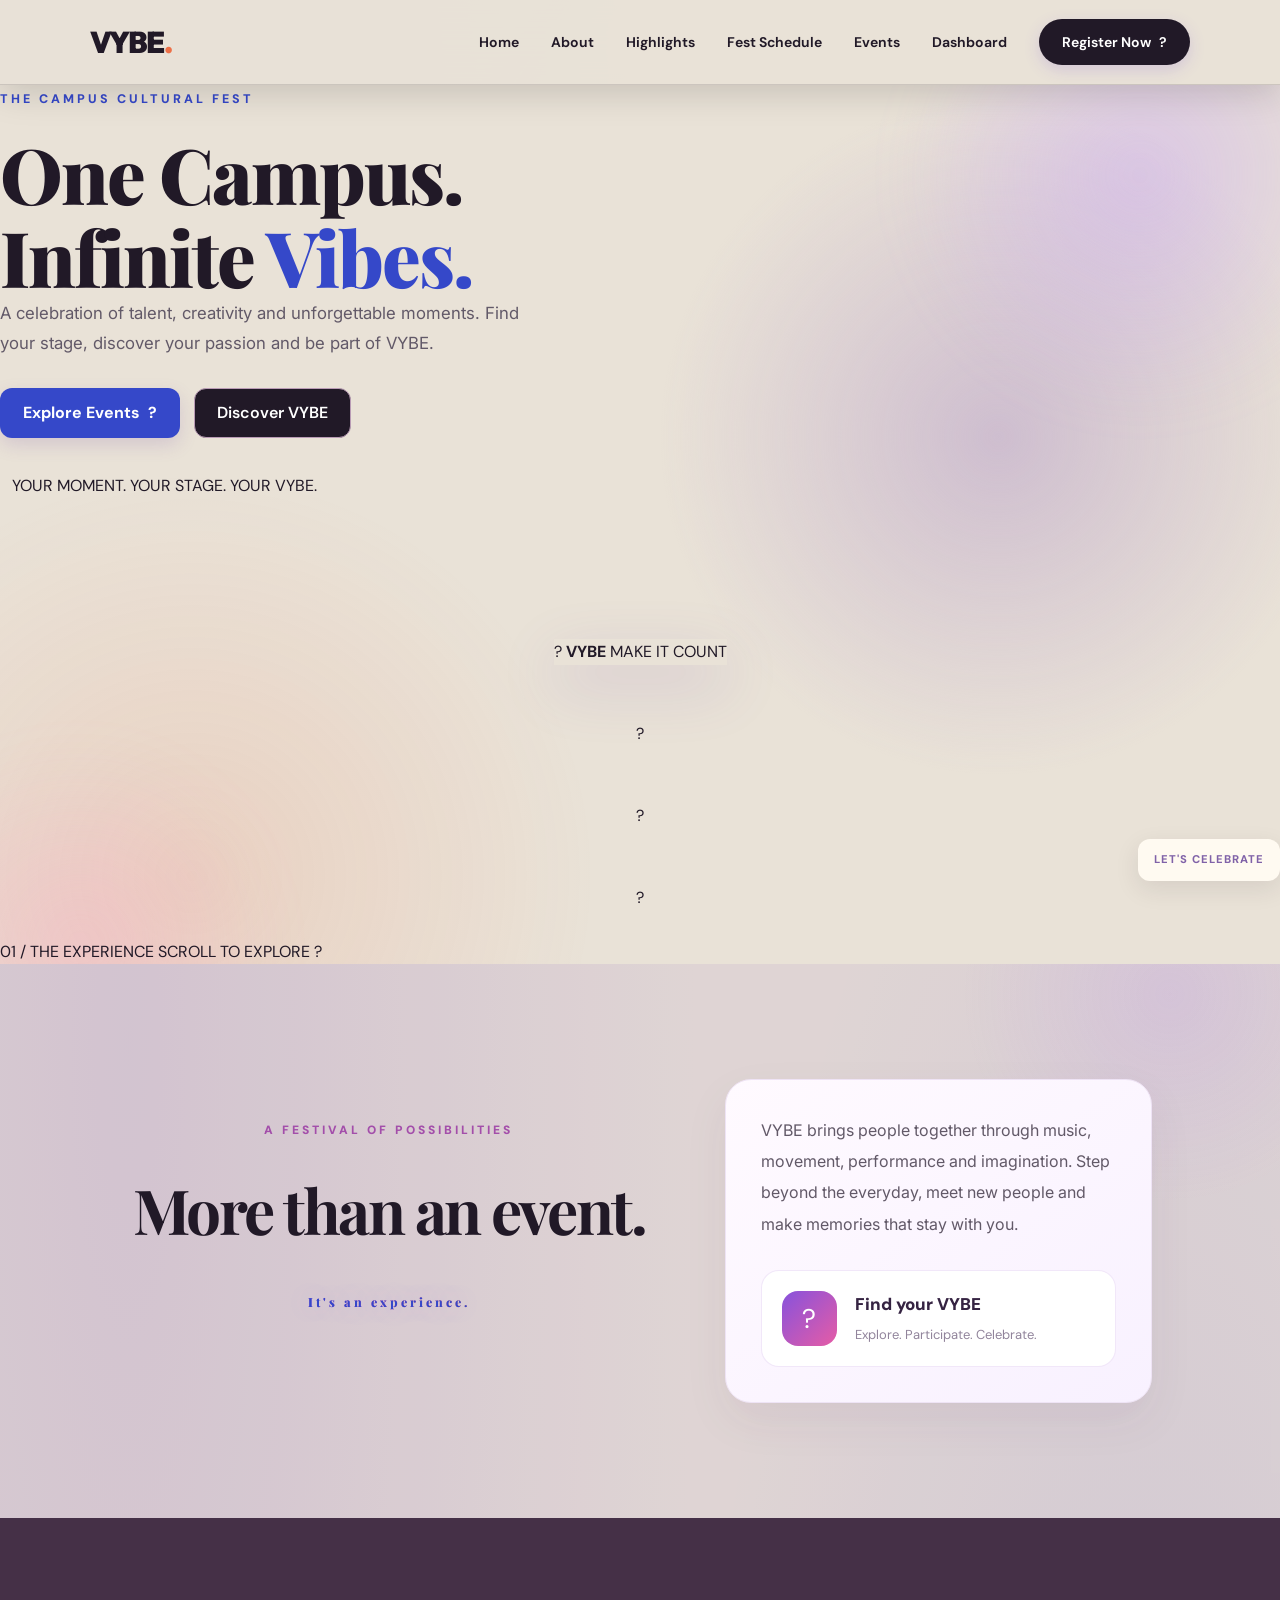
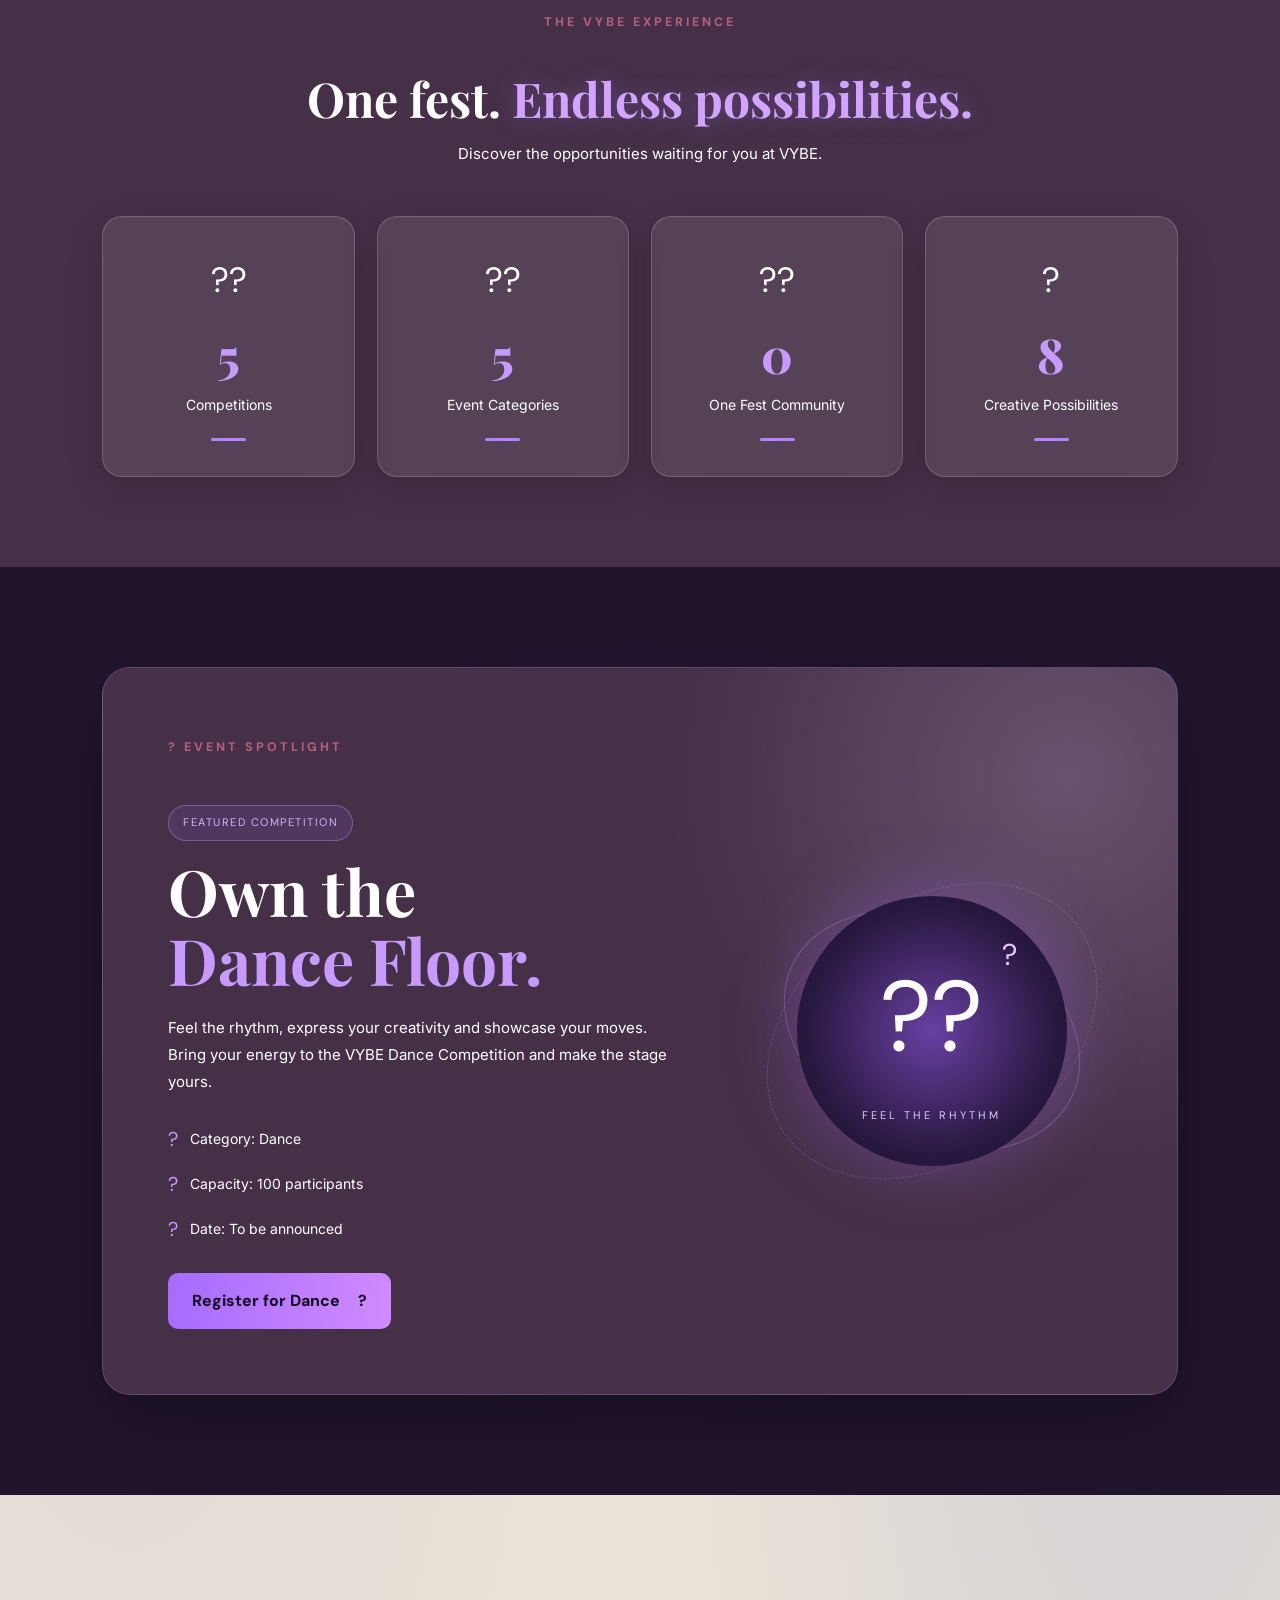
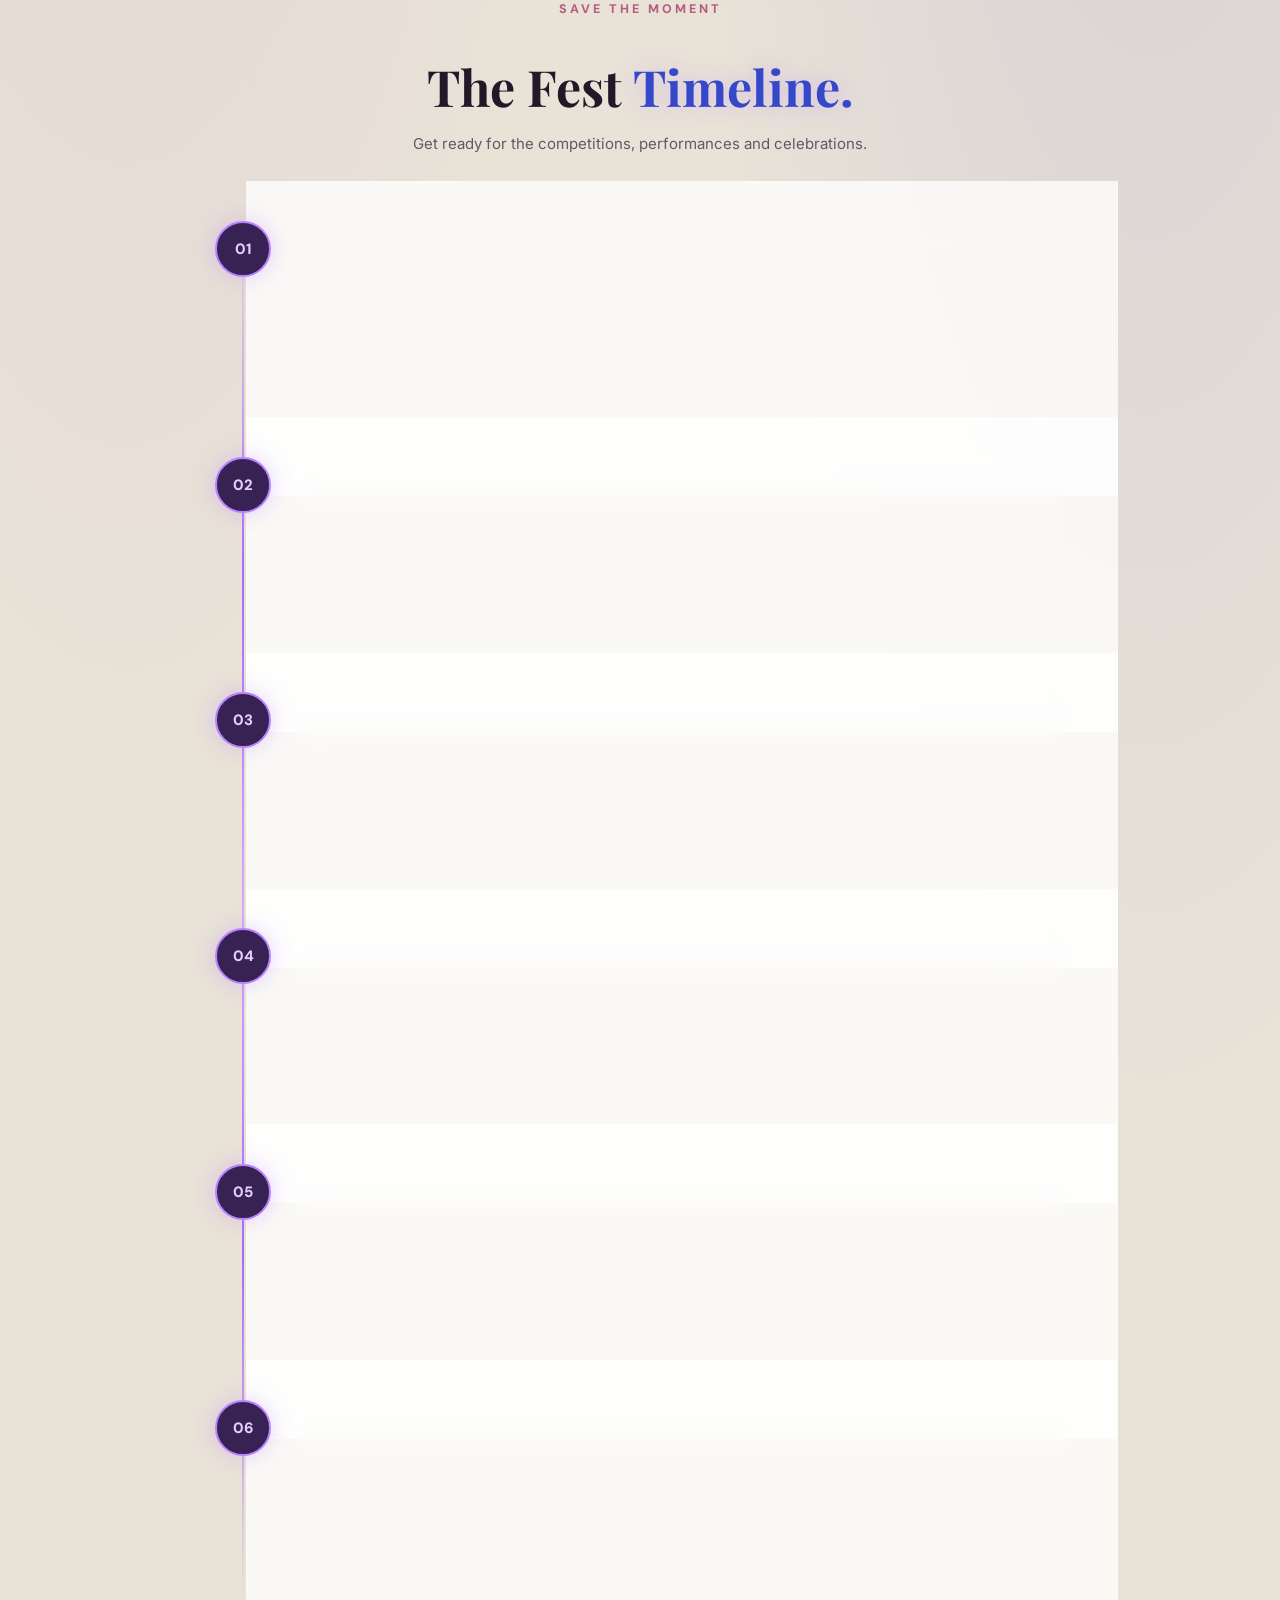
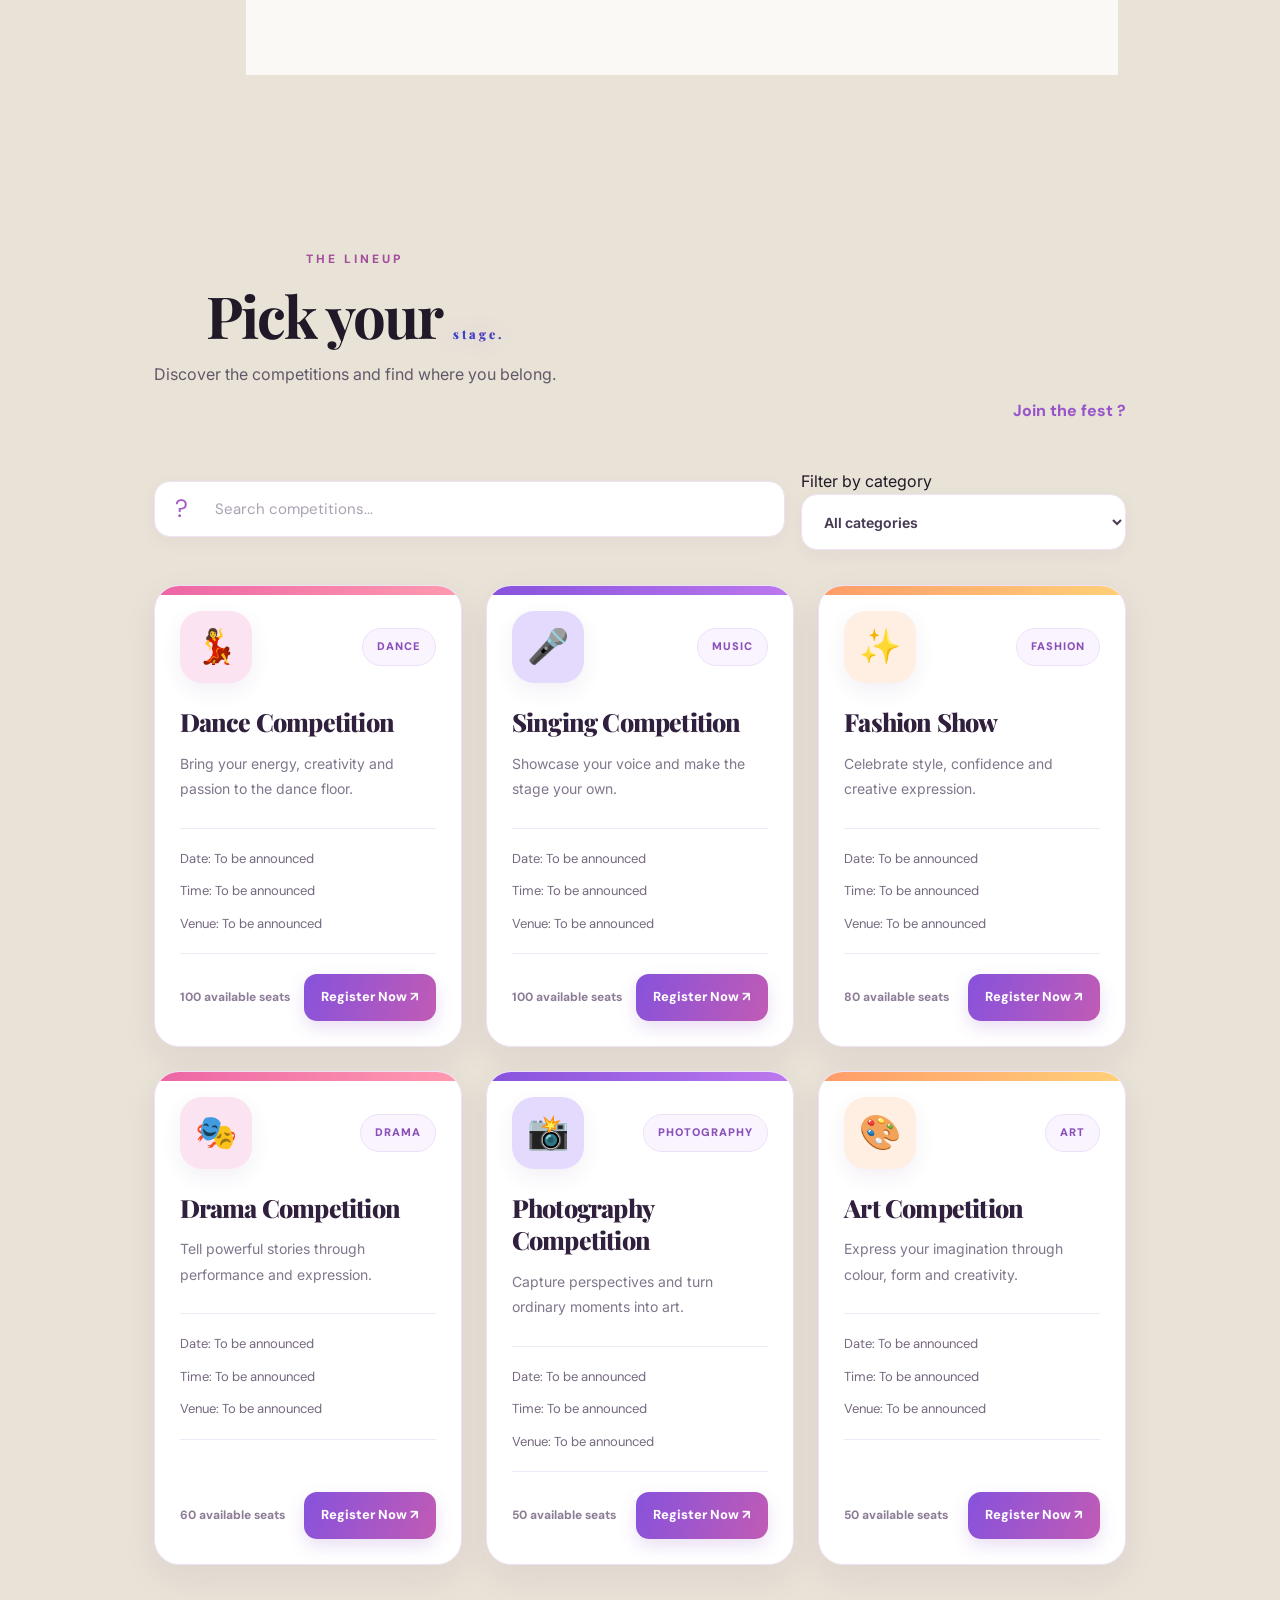
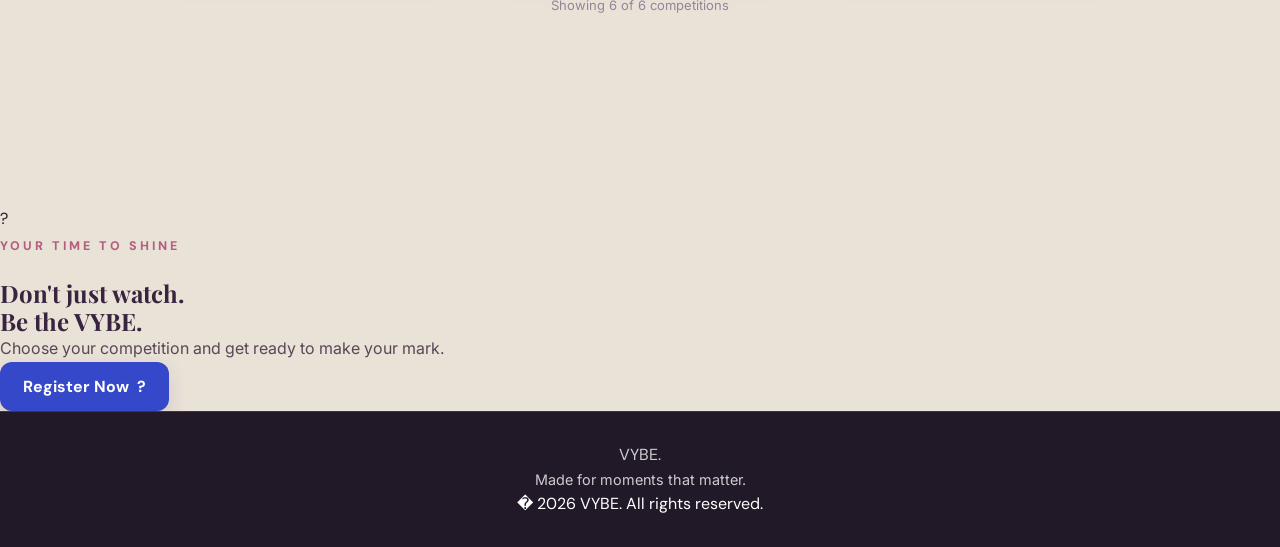
<file: index.html>
<!DOCTYPE html>
<html lang="en">
<head>
    
    <meta charset="UTF-8">
    <meta name="viewport" content="width=device-width, initial-scale=1.0">
    <meta name="description" content="Discover events, celebrate creativity and be part of VYBE � the campus cultural fest.">
    <title>VYBE | Feel the Fest</title>
    <link rel="stylesheet" href="css/theme.css">
    <link rel="stylesheet" href="css/home.css">
    <link rel="stylesheet" href="css/home-upgrades.css">
</head>
<body>

   
<!-- VYBE PREMIUM NAVIGATION -->
<header class="navbar">

    <a class="logo" href="index.html" aria-label="VYBE home">
        VYBE<span>.</span>
    </a>

    <!-- Mobile Menu Button -->
    <button
        class="menu-toggle"
        id="menuToggle"
        type="button"
        aria-label="Open navigation menu"
        aria-expanded="false"
        aria-controls="mainNav">

        <span></span>
        <span></span>
        <span></span>

    </button>

    <!-- Navigation Links -->
    <nav id="mainNav" aria-label="Main navigation">
    <a href="index.html">Home</a>
    <a href="#about">About</a>
    <a href="#stats">Highlights</a>
    <a href="#schedule">Fest Schedule</a>
    <a href="#events">Events</a>
    <a href="dashboard.html">Dashboard</a>
    <a class="nav-register" href="register.html">
        Register Now <span>?</span>
    </a>
</nav>

</header>


    <main>
        <section class="hero-section">
            <div class="hero-glow hero-glow-one"></div>
            <div class="hero-glow hero-glow-two"></div>

            <div class="hero-content">
                <span class="eyebrow"><span class="eyebrow-dot"></span> THE CAMPUS CULTURAL FEST</span>

                <h1>One Campus.<br>Infinite <span>Vibes.</span></h1>

                <p class="hero-description">
                    A celebration of talent, creativity and unforgettable moments.
                    Find your stage, discover your passion and be part of VYBE.
                </p>

                <div class="hero-actions">
                    <a href="#events" class="btn hero-primary">Explore Events <span>?</span></a>
                    <a href="#about" class="btn btn-secondary">Discover VYBE</a>
                </div>

                <div class="hero-note">
                    <span class="hero-note-line"></span>
                    <span>YOUR MOMENT. YOUR STAGE. YOUR VYBE.</span>
                </div>
            </div>

               <div class="hero-art" aria-label="Colourful festival-inspired decorative artwork">
                <div class="hero-art-ring ring-one"></div>
                <div class="hero-art-ring ring-two"></div>
                <div class="hero-art-core">
                    <span class="hero-art-star">?</span>
                    <strong>VYBE</strong>
                    <span class="hero-art-caption">MAKE IT COUNT</span>
                </div>
                <span class="floating-symbol symbol-one">?</span>
                <span class="floating-symbol symbol-two">?</span>
                <span class="floating-symbol symbol-three">?</span>
                <span class="floating-label">LET'S CELEBRATE</span>
            </div>

            <div class="hero-bottom-label">
                <span>01 / THE EXPERIENCE</span>
                <span>SCROLL TO EXPLORE ?</span>
            </div>
        </section>

        <section class="about-section" 
         id="about">
            <div class="section-heading">
                <span class="eyebrow">A FESTIVAL OF POSSIBILITIES</span>
                <h2>More than an event.<br><span>It's an experience.</span></h2>
            </div>

            <div class="about-content">
                <p>
                    VYBE brings people together through music, movement, performance
                    and imagination. Step beyond the everyday, meet new people and
                    make memories that stay with you.
                </p>

                <div class="about-highlight">
                    <span class="highlight-icon">?</span>
                    <div>
                        <strong>Find your VYBE</strong>
                        <span>Explore. Participate. Celebrate.</span>
                    </div>
                </div>
            </div>
        </section>
        <!-- VYBE STATISTICS SECTION -->
<section class="stats-section" id="stats">
    <div class="stats-heading">
        <span class="eyebrow">THE VYBE EXPERIENCE</span>
        <h2>One fest. <span>Endless possibilities.</span></h2>
        <p>Discover the opportunities waiting for you at VYBE.</p>
    </div>

    <div class="stats-grid">

        <div class="stat-card">
            <div class="stat-icon">??</div>
            <h3 class="stat-number" data-count="6">0</h3>
            <p>Competitions</p>
            <span class="stat-line"></span>
        </div>

        <div class="stat-card">
            <div class="stat-icon">??</div>
            <h3 class="stat-number" data-count="6">0</h3>
            <p>Event Categories</p>
            <span class="stat-line"></span>
        </div>

        <div class="stat-card">
            <div class="stat-icon">??</div>
            <h3 class="stat-number" data-count="1">0</h3>
            <p>One Fest Community</p>
            <span class="stat-line"></span>
        </div>

        <div class="stat-card">
            <div class="stat-icon">?</div>
            <h3 class="stat-number">8</h3>
            <p>Creative Possibilities</p>
            <span class="stat-line"></span>
        </div>

    </div>
</section>
<!-- FEATURED EVENT SPOTLIGHT -->
<section class="featured-section" id="featured">

    <div class="featured-container">

        <div class="featured-content">

            <span class="eyebrow">? EVENT SPOTLIGHT</span>

            <span class="featured-badge">
                FEATURED COMPETITION
            </span>

            <h2>
                Own the
                <span>Dance Floor.</span>
            </h2>

            <p class="featured-description">
                Feel the rhythm, express your creativity and
                showcase your moves. Bring your energy to the
                VYBE Dance Competition and make the stage yours.
            </p>

            <div class="featured-details">
                <div>
                    <span>?</span>
                    <p>Category: Dance</p>
                </div>

                <div>
                    <span>?</span>
                    <p>Capacity: 100 participants</p>
                </div>

                <div>
                    <span>?</span>
                    <p>Date: To be announced</p>
                </div>
            </div>

            <a href="register.html?event=dance"
               class="featured-register">
                Register for Dance
                <span>?</span>
            </a>

        </div>

        <div class="featured-art">
            <div class="featured-orbit orbit-one"></div>
            <div class="featured-orbit orbit-two"></div>

            <div class="featured-art-content">
                <span class="featured-star">?</span>
                <span class="featured-dancer">??</span>
                <span class="featured-art-label">FEEL THE RHYTHM</span>
            </div>
        </div>

    </div>

</section>
<!-- VYBE FEST TIMELINE -->
<section class="timeline-section" id="schedule">

    <div class="timeline-heading">
        <span class="eyebrow">SAVE THE MOMENT</span>
        <h2>The Fest <span>Timeline.</span></h2>
        <p>Get ready for the competitions, performances and celebrations.</p>
    </div>

    <div class="timeline-container">

        <div class="timeline-item">
            <div class="timeline-marker">01</div>
            <div class="timeline-card">
                <span class="timeline-tag">DANCE</span>
                <h3>Dance Competition</h3>
                <p>Show your moves and own the stage.</p>
                <div class="timeline-info">
                    <span>? Date: To be announced</span>
                    <span>? Venue: To be announced</span>
                </div>
            </div>
        </div>

        <div class="timeline-item">
            <div class="timeline-marker">02</div>
            <div class="timeline-card">
                <span class="timeline-tag">MUSIC</span>
                <h3>Singing Competition</h3>
                <p>Let your voice create unforgettable moments.</p>
                <div class="timeline-info">
                    <span>? Date: To be announced</span>
                    <span>? Venue: To be announced</span>
                </div>
            </div>
        </div>

        <div class="timeline-item">
            <div class="timeline-marker">03</div>
            <div class="timeline-card">
                <span class="timeline-tag">FASHION</span>
                <h3>Fashion Show</h3>
                <p>Bring your style, confidence and creativity.</p>
                <div class="timeline-info">
                    <span>? Date: To be announced</span>
                    <span>? Venue: To be announced</span>
                </div>
            </div>
        </div>

        <div class="timeline-item">
            <div class="timeline-marker">04</div>
            <div class="timeline-card">
                <span class="timeline-tag">DRAMA</span>
                <h3>Drama Competition</h3>
                <p>Turn your imagination into a performance.</p>
                <div class="timeline-info">
                    <span>? Date: To be announced</span>
                    <span>? Venue: To be announced</span>
                </div>
            </div>
        </div>

        <div class="timeline-item">
            <div class="timeline-marker">05</div>
            <div class="timeline-card">
                <span class="timeline-tag">PHOTOGRAPHY</span>
                <h3>Photography Competition</h3>
                <p>Capture stories through your lens.</p>
                <div class="timeline-info">
                    <span>? Date: To be announced</span>
                    <span>? Venue: To be announced</span>
                </div>
            </div>
        </div>

        <div class="timeline-item">
            <div class="timeline-marker">06</div>
            <div class="timeline-card">
                <span class="timeline-tag">ART</span>
                <h3>Art Competition</h3>
                <p>Transform ideas into creative masterpieces.</p>
                <div class="timeline-info">
                    <span>? Date: To be announced</span>
                    <span>? Venue: To be announced</span>
                </div>
            </div>
        </div>

    </div>

</section>


        <section class="events-section" id="events">
            <div class="events-top">
                <div class="section-heading">
                    <span class="eyebrow">THE LINEUP</span>
                    <h2>Pick your <span>stage.</span></h2>
                    <p>Discover the competitions and find where you belong.</p>
                </div>

                <a href="register.html" class="events-register-link">Join the fest <span>?</span></a>
            </div>

            <div class="event-controls">
                <div class="event-search">
                    <span aria-hidden="true">?</span>
                    <input
                        type="search"
                        id="eventSearch"
                        placeholder="Search competitions..."
                        aria-label="Search competitions"
                    >
                </div>

                <label class="filter-control">
                    <span class="visually-hidden">Filter by category</span>
                    <select id="eventCategory">
                        <option value="all">All categories</option>
                        <option value="dance">Dance</option>
                        <option value="music">Music</option>
                        <option value="fashion">Fashion</option>
                        <option value="drama">Drama</option>
                        <option value="photography">Photography</option>
                        <option value="art">Art</option>
                    </select>
                </label>
            </div>

            <div class="event-grid" id="eventGrid" aria-live="polite">
                <p class="event-loading">Loading the VYBE lineup...</p>
            </div>

            <p class="event-count" id="eventCount" aria-live="polite"></p>
        </section>

        <section class="closing-section">
            <div class="closing-decoration">?</div>
            <span class="eyebrow">YOUR TIME TO SHINE</span>
            <h2>Don't just watch.<br><span>Be the VYBE.</span></h2>
            <p>Choose your competition and get ready to make your mark.</p>
            <a href="register.html" class="btn hero-primary">Register Now <span>?</span></a>
        </section>
    </main>

    <footer class="site-footer">
        <a class="logo" href="index.html">VYBE<span>.</span></a>
        <p>Made for moments that matter.</p>
        <span class="footer-copy">� 2026 VYBE. All rights reserved.</span>
    </footer>

    <script src="js/events-data.js"></script>
    <script src="js/storage.js"></script>
    <script src="js/home.js"></script>
</body>
</html>
</file>
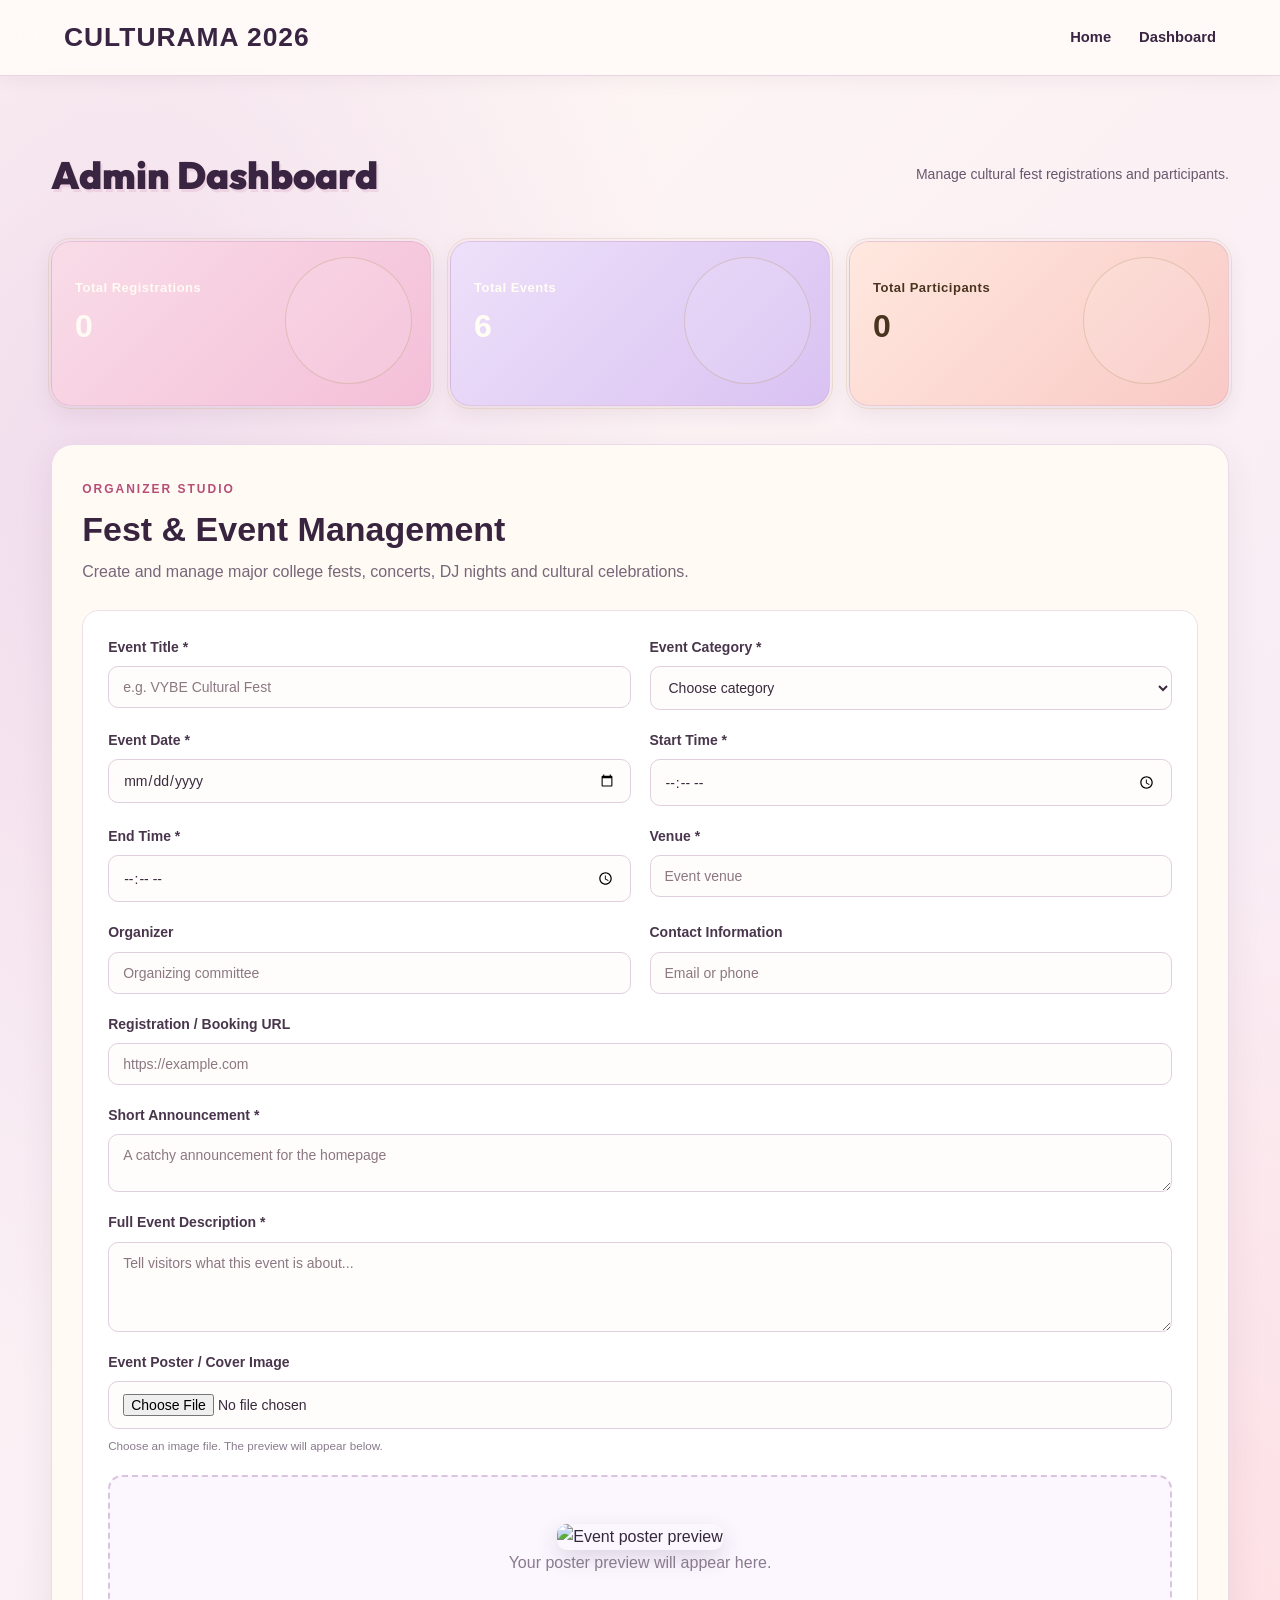
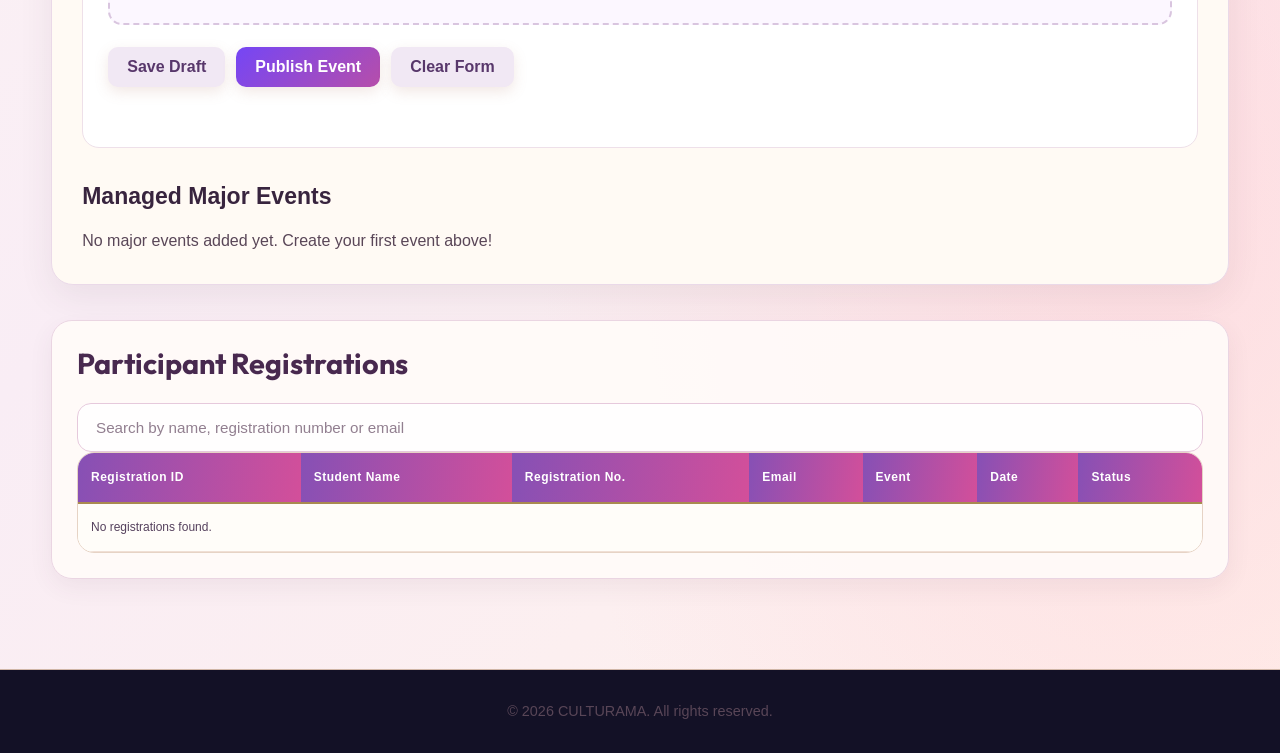
<file: dashboard.html>
﻿<!DOCTYPE html>
<html lang="en">
<head>
    <meta charset="UTF-8">
    <meta name="viewport" content="width=device-width, initial-scale=1.0">
    <title>CULTURAMA 2026 | Dashboard</title>
    <link rel="stylesheet" href="css/theme.css">
    <link rel="stylesheet" href="css/dashboard.css">
    <link rel="stylesheet" href="css/fest-management.css">
</head>
<body>
    <header class="navbar">
        <h2>CULTURAMA 2026</h2>
        <nav>
            <a href="index.html">Home</a>
            <a href="dashboard.html">Dashboard</a>
        </nav>
    </header>

    <main class="dashboard-container">
        <section class="dashboard-heading">
            <h1>Admin Dashboard</h1>
            <p>Manage cultural fest registrations and participants.</p>
        </section>

        <section class="stats-grid">
            <div class="stat-card">
                <h3>Total Registrations</h3>
                <p id="totalRegistrations">0</p>
            </div>
            <div class="stat-card">
                <h3>Total Events</h3>
                <p id="totalEvents">0</p>
            </div>
            <div class="stat-card">
                <h3>Total Participants</h3>
                <p id="totalParticipants">0</p>
            </div>
        </section>

        <section class="fest-management-section" id="festManagement">
            <div class="fest-management-heading">
                <span class="fest-eyebrow">ORGANIZER STUDIO</span>
                <h2>Fest & Event Management</h2>
                <p>Create and manage major college fests, concerts, DJ nights and cultural celebrations.</p>
            </div>

            <form id="festEventForm" class="fest-event-form">
                <input type="hidden" id="festEventId">

                <div class="fest-form-grid">
                    <label>Event Title *
                        <input id="festTitle" type="text" maxlength="100" required placeholder="e.g. VYBE Cultural Fest">
                    </label>

                    <label>Event Category *
                        <select id="festCategory" required>
                            <option value="">Choose category</option>
                            <option>Cultural Fest</option>
                            <option>Annual Fest</option>
                            <option>Music Concert</option>
                            <option>DJ Night / DJ Fest</option>
                            <option>College Celebration</option>
                            <option>Cultural Programme</option>
                            <option>Artist Performance</option>
                            <option>Inter-College Fest</option>
                            <option>Other Major Fest Event</option>
                        </select>
                    </label>

                    <label>Event Date *
                        <input id="festDate" type="date" required>
                    </label>

                    <label>Start Time *
                        <input id="festStartTime" type="time" required>
                    </label>

                    <label>End Time *
                        <input id="festEndTime" type="time" required>
                    </label>

                    <label>Venue *
                        <input id="festVenue" type="text" required placeholder="Event venue">
                    </label>

                    <label>Organizer
                        <input id="festOrganizer" type="text" placeholder="Organizing committee">
                    </label>

                    <label>Contact Information
                        <input id="festContact" type="text" placeholder="Email or phone">
                    </label>

                    <label class="fest-full-width">Registration / Booking URL
                        <input id="festBookingUrl" type="url" placeholder="https://example.com">
                    </label>

                    <label class="fest-full-width">Short Announcement *
                        <textarea id="festAnnouncement" maxlength="250" required rows="2" placeholder="A catchy announcement for the homepage"></textarea>
                    </label>

                    <label class="fest-full-width">Full Event Description *
                        <textarea id="festDescription" required rows="4" placeholder="Tell visitors what this event is about..."></textarea>
                    </label>

                    <label class="fest-full-width">Event Poster / Cover Image
                        <input id="festPoster" type="file" accept="image/*">
                        <small>Choose an image file. The preview will appear below.</small>
                    </label>

                    <div class="fest-poster-preview-wrap fest-full-width">
                        <img id="festPosterPreview" alt="Event poster preview" hidden>
                        <p id="festPosterPlaceholder">Your poster preview will appear here.</p>
                    </div>
                </div>

                <div class="fest-form-actions">
                    <button type="button" id="saveFestDraft" class="fest-btn fest-btn-secondary">Save Draft</button>
                    <button type="submit" id="publishFestEvent" class="fest-btn fest-btn-primary">Publish Event</button>
                    <button type="button" id="cancelFestEdit" class="fest-btn fest-btn-secondary">Clear Form</button>
                </div>
                <p id="festFormMessage" role="status" aria-live="polite"></p>
            </form>

            <div class="fest-event-list">
                <h3>Managed Major Events</h3>
                <div id="festManagedEvents">
                    <p>Loading your events...</p>
                </div>
            </div>
        </section>
        <section class="table-section">
            <h2>Participant Registrations</h2>
            <input type="search" id="searchInput"
                placeholder="Search by name, registration number or email">

            <div class="table-wrapper">
                <table>
                    <thead>
                        <tr>
                            <th>Registration ID</th>
                            <th>Student Name</th>
                            <th>Registration No.</th>
                            <th>Email</th>
                            <th>Event</th>
                            <th>Date</th>
                            <th>Status</th>
                        </tr>
                    </thead>
                    <tbody id="registrationTable">
                        <tr>
                            <td colspan="7">Loading registrations...</td>
                        </tr>
                    </tbody>
                </table>
            </div>
        </section>
    </main>

    <footer>
        <p>© 2026 CULTURAMA. All rights reserved.</p>
    </footer>

    <script src="js/events-data.js"></script>
    <script src="js/storage.js"></script>
    <script src="js/dashboard.js"></script>
    <script src="js/fest-events.js"></script>
    <script src="js/fest-management.js"></script>
</body>
</html>
</file>
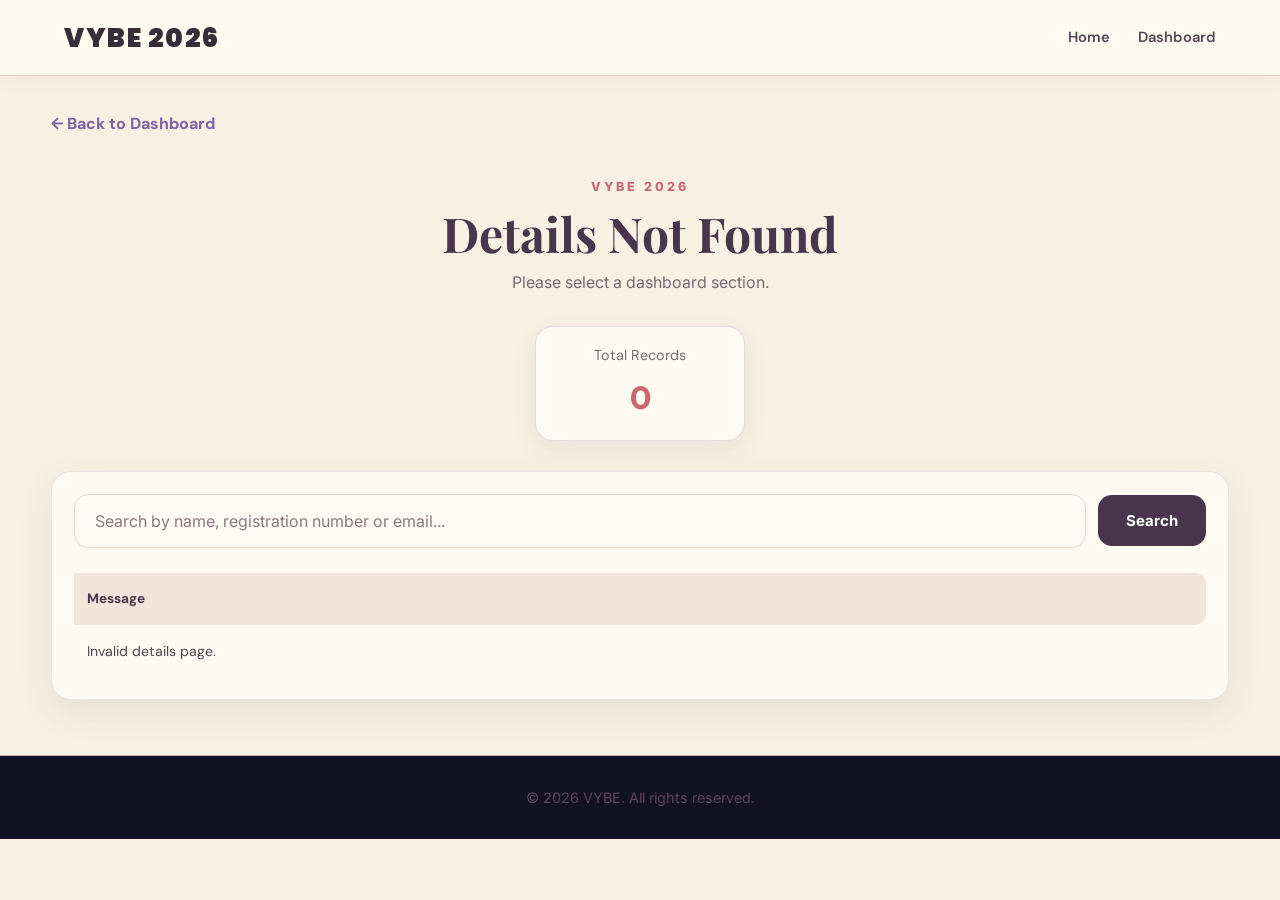
<file: details.html>
<!DOCTYPE html>
<html lang="en">
<head>
    <meta charset="UTF-8">
    <meta name="viewport" content="width=device-width, initial-scale=1.0">
    <title>VYBE 2026 | Details</title>
    <link rel="stylesheet" href="css/theme.css">
    <link rel="stylesheet" href="css/details.css">
</head>
<body>
    <header class="navbar">
        <h2>VYBE 2026</h2>
        <nav>
            <a href="index.html">Home</a>
            <a href="dashboard.html">Dashboard</a>
        </nav>
    </header>

    <main class="details-container">
        <a class="back-link" href="dashboard.html">← Back to Dashboard</a>

        <section class="details-heading">
            <p class="details-label">VYBE 2026</p>
            <h1 id="pageTitle">Details</h1>
            <p id="pageDescription">View fest information.</p>
        </section>

        <section class="details-summary">
            <span id="summaryLabel">Total Records</span>
            <strong id="summaryCount">0</strong>
        </section>

        <section class="details-table-section">
            <form id="detailsSearchForm" class="details-search">
    <input type="search" id="detailsSearch" placeholder="Search by name, registration number or email..." autocomplete="off">
    <button type="submit">Search</button>
</form>
<div class="details-table-wrapper">
                <table>
                    <thead id="detailsHead"></thead>
                    <tbody id="detailsBody"></tbody>
                </table>
            </div>
        </section>
    </main>

    <footer>
        <p>© 2026 VYBE. All rights reserved.</p>
    </footer>

    <script src="js/events-data.js"></script>
    <script src="js/storage.js"></script>
    <script src="js/details.js"></script>
</body>
</html>
</file>
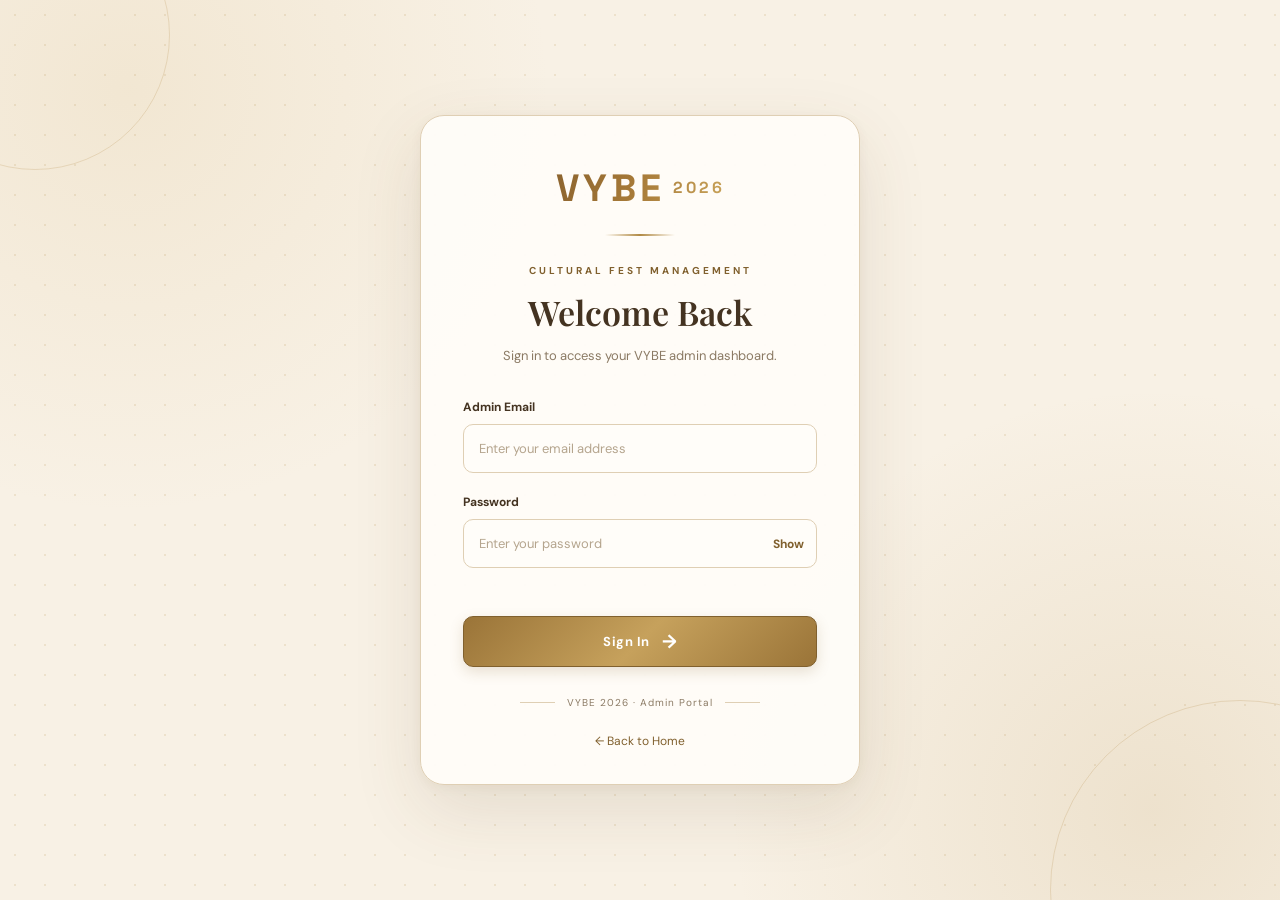
<file: login.html>
﻿<!DOCTYPE html>
<html lang="en">
<head>
    <meta charset="UTF-8">
    <meta name="viewport" content="width=device-width, initial-scale=1.0">
    <title>VYBE 2026 | Admin Login</title>
    <link rel="stylesheet" href="css/login.css">
</head>
<body>

    <main class="login-page">
        <section class="login-card">

            <a href="index.html" class="login-logo">
                VYBE <span>2026</span>
            </a>

            <div class="login-decoration"></div>

            <p class="login-eyebrow">CULTURAL FEST MANAGEMENT</p>

            <h1>Welcome Back</h1>

            <p class="login-subtitle">
                Sign in to access your VYBE admin dashboard.
            </p>

            <form id="loginForm">

                <div class="form-group">
                    <label for="email">Admin Email</label>
                    <input
                        type="email"
                        id="email"
                        name="email"
                        placeholder="Enter your email address"
                        autocomplete="username"
                        required
                    >
                </div>

                <div class="form-group">
                    <label for="password">Password</label>

                    <div class="password-wrapper">
                        <input
                            type="password"
                            id="password"
                            name="password"
                            placeholder="Enter your password"
                            autocomplete="current-password"
                            required
                        >

                        <button
                            type="button"
                            id="togglePassword"
                            class="toggle-password"
                        >
                            Show
                        </button>
                    </div>
                </div>

                <p id="loginMessage" class="login-message" aria-live="polite"></p>

                <button type="submit" id="loginButton" class="login-button">
                    <span>Sign In</span>
                    <span class="button-arrow">→</span>
                </button>

            </form>

            <div class="login-footer">
                <span class="footer-line"></span>
                <p>VYBE 2026 · Admin Portal</p>
                <span class="footer-line"></span>
            </div>

            <a href="index.html" class="back-home">← Back to Home</a>

        </section>

        <div class="login-side-decoration decoration-one"></div>
        <div class="login-side-decoration decoration-two"></div>

    </main>

    <script src="js/login.js"></script>

</body>
</html>
</file>
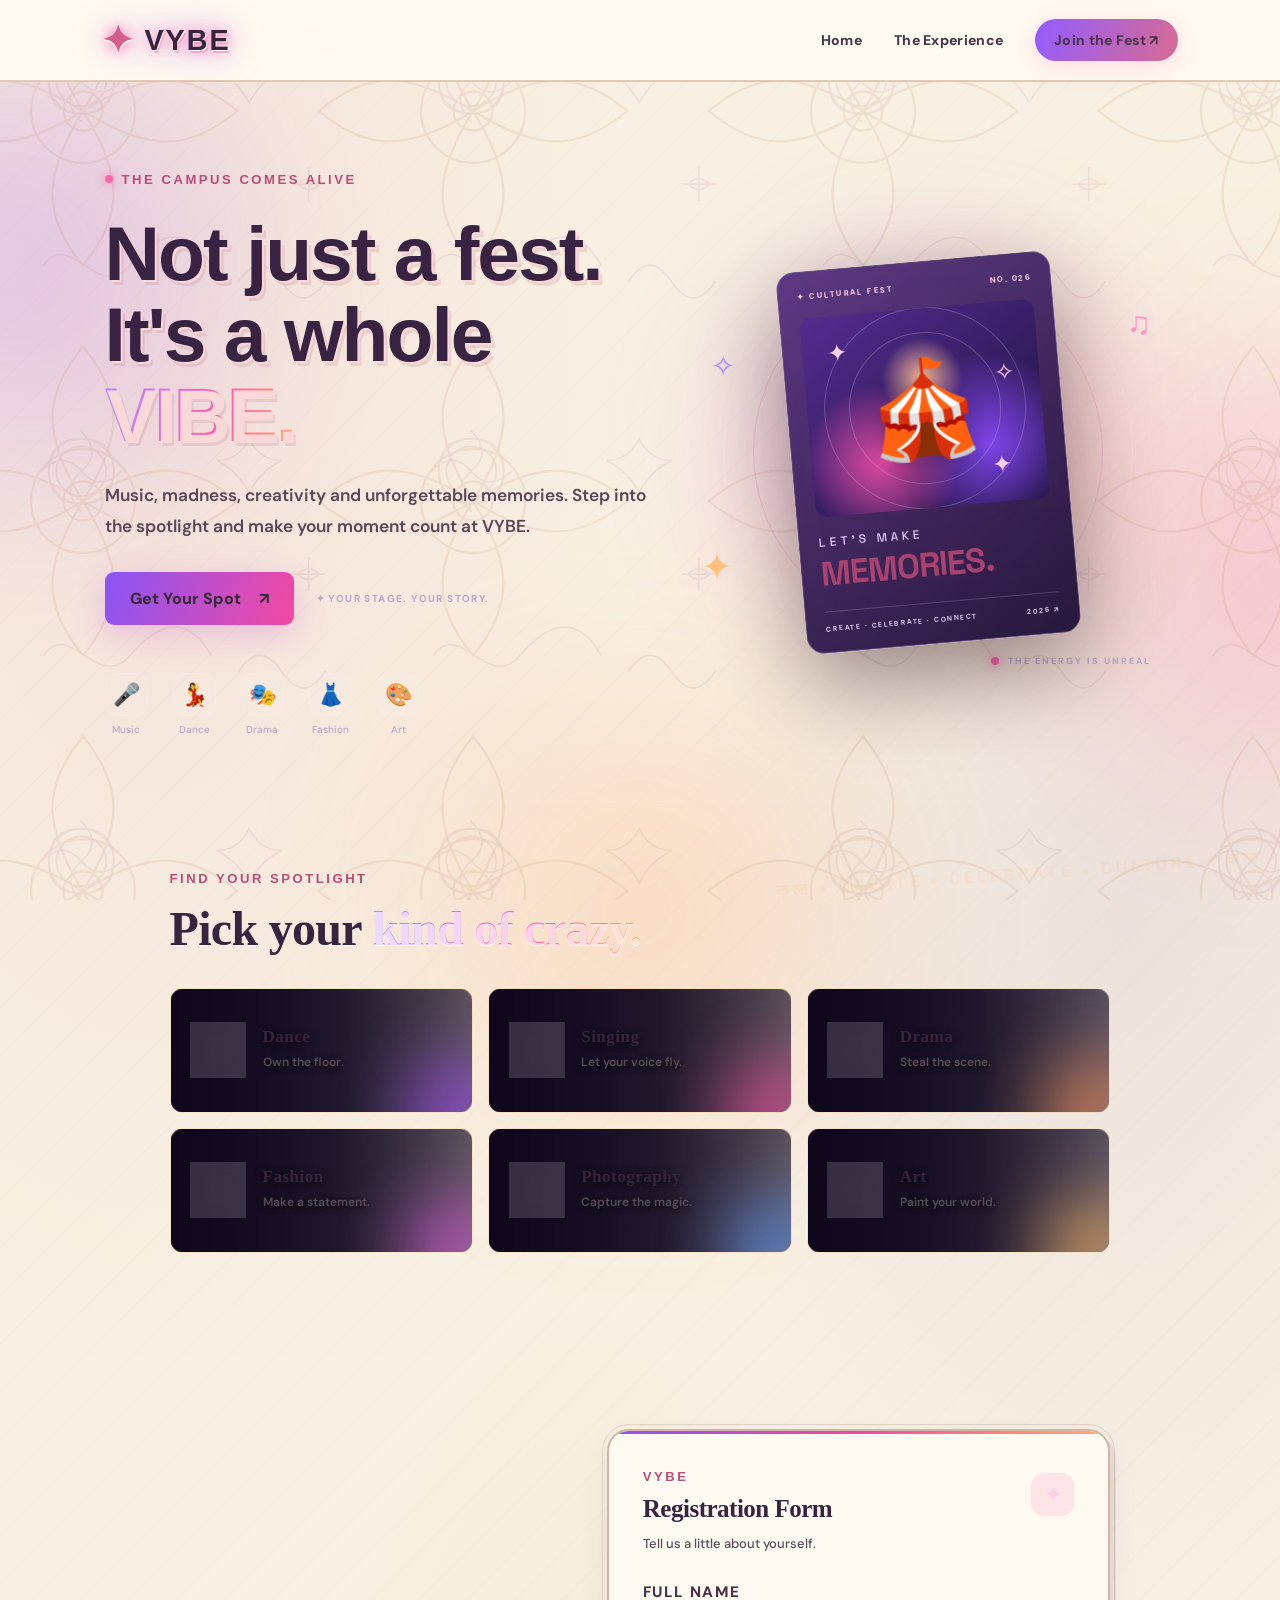
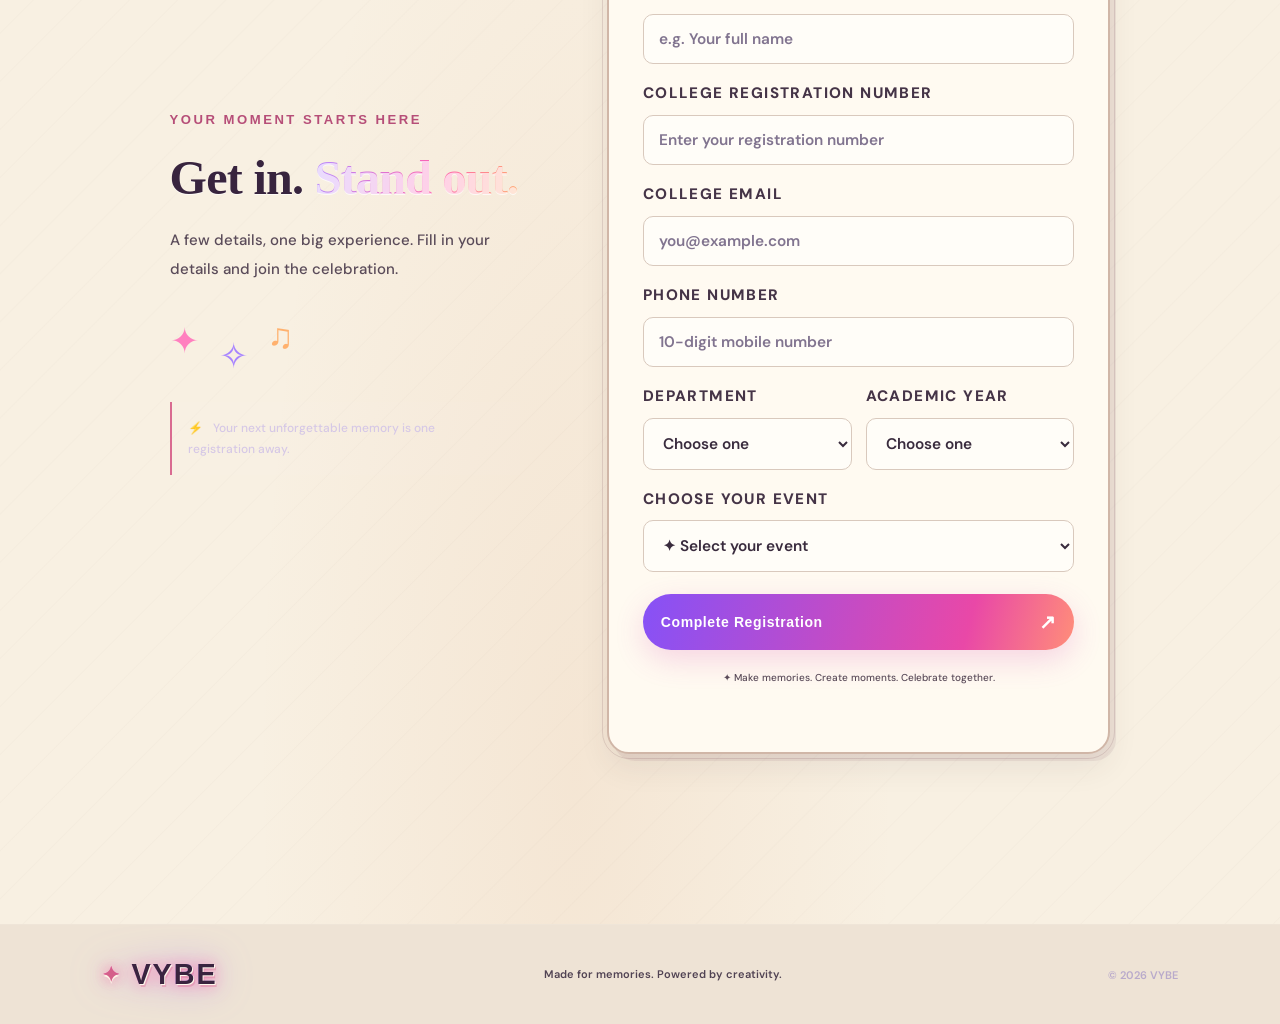
<file: register.html>
﻿<!DOCTYPE html>
<html lang="en">

<head>
    <meta charset="UTF-8">
    <meta name="viewport" content="width=device-width, initial-scale=1.0">
    <meta name="theme-color" content="#10091f">

    <title>VYBE | Your Fest, Your Energy</title>

    <link rel="stylesheet" href="css/register.css">
</head>

<body>

    <div class="ambient ambient-one"></div>
    <div class="ambient ambient-two"></div>
    <div class="ambient ambient-three"></div>

    <!-- Navigation -->
    <nav class="navbar">
        <a href="dashboard.html" class="brand">
            <span class="brand-symbol">✦</span>
            <span>VYBE</span>
        </a>

        <div class="nav-links">
            <a href="dashboard.html">Home</a>
            <a href="#festival">The Experience</a>
            <a href="#register" class="nav-register">Join the Fest ↗</a>
        </div>
    </nav>

    <main>

        <!-- Festival Hero -->
        <section class="hero" id="festival">

            <div class="hero-content">

                <div class="eyebrow">
                    <span class="live-dot"></span>
                    THE CAMPUS COMES ALIVE
                </div>

                <h1>
                    Not just a fest.<br>
                    It's a whole <span class="gradient-text">VIBE.</span>
                </h1>

                <p class="hero-description">
                    Music, madness, creativity and unforgettable memories.
                    Step into the spotlight and make your moment count at
                    VYBE.
                </p>

                <div class="hero-actions">
                    <a href="#register" class="primary-button">
                        Get Your Spot <span>↗</span>
                    </a>

                    <span class="limited-text">✦ YOUR STAGE. YOUR STORY.</span>
                </div>

                <div class="event-strip">
                    <div class="event-mini">
                        <span>🎤</span>
                        <small>Music</small>
                    </div>
                    <div class="event-mini">
                        <span>💃</span>
                        <small>Dance</small>
                    </div>
                    <div class="event-mini">
                        <span>🎭</span>
                        <small>Drama</small>
                    </div>
                    <div class="event-mini">
                        <span>👗</span>
                        <small>Fashion</small>
                    </div>
                    <div class="event-mini">
                        <span>🎨</span>
                        <small>Art</small>
                    </div>
                </div>

            </div>

            <!-- Festival Artwork -->
            <div class="hero-art">

                <div class="art-orbit orbit-one"></div>
                <div class="art-orbit orbit-two"></div>

                <div class="art-glow"></div>

                <div class="poster-card">
                    <div class="poster-top">
                        <span>✦ CULTURAL FEST</span>
                        <span>NO. 026</span>
                    </div>

                    <div class="poster-image">
                        <div class="poster-emoji">🎪</div>
                        <div class="poster-star star-one">✦</div>
                        <div class="poster-star star-two">✧</div>
                        <div class="poster-star star-three">✦</div>
                    </div>

                    <div class="poster-title">
                        <span>LET'S MAKE</span>
                        <strong>MEMORIES.</strong>
                    </div>

                    <div class="poster-bottom">
                        <span>CREATE · CELEBRATE · CONNECT</span>
                        <span>2026 ↗</span>
                    </div>
                </div>

                <div class="floating-note note-one">♫</div>
                <div class="floating-note note-two">✦</div>
                <div class="floating-note note-three">✧</div>

                <div class="art-caption">
                    <span class="caption-dot"></span>
                    THE ENERGY IS UNREAL
                </div>

            </div>

        </section>

        <!-- Event Categories -->
        <section class="vibe-section">
            <div class="section-heading">
                <span class="section-kicker">FIND YOUR SPOTLIGHT</span>
                <h2>Pick your <span class="gradient-text">kind of crazy.</span></h2>
            </div>

            <div class="vibe-grid">

                <div class="vibe-card dance-card">
                    <span class="vibe-icon">💃</span>
                    <div>
                        <h3>Dance</h3>
                        <p>Own the floor.</p>
                    </div>
                </div>

                <div class="vibe-card music-card">
                    <span class="vibe-icon">🎤</span>
                    <div>
                        <h3>Singing</h3>
                        <p>Let your voice fly.</p>
                    </div>
                </div>

                <div class="vibe-card drama-card">
                    <span class="vibe-icon">🎭</span>
                    <div>
                        <h3>Drama</h3>
                        <p>Steal the scene.</p>
                    </div>
                </div>

                <div class="vibe-card fashion-card">
                    <span class="vibe-icon">👗</span>
                    <div>
                        <h3>Fashion</h3>
                        <p>Make a statement.</p>
                    </div>
                </div>

                <div class="vibe-card photo-card">
                    <span class="vibe-icon">📸</span>
                    <div>
                        <h3>Photography</h3>
                        <p>Capture the magic.</p>
                    </div>
                </div>

                <div class="vibe-card art-card">
                    <span class="vibe-icon">🎨</span>
                    <div>
                        <h3>Art</h3>
                        <p>Paint your world.</p>
                    </div>
                </div>

            </div>
        </section>

        <!-- Registration -->
        <section class="registration-section" id="register">

            <div class="form-intro">
                <span class="section-kicker">YOUR MOMENT STARTS HERE</span>
                <h2>Get in. <span class="gradient-text">Stand out.</span></h2>
                <p>
                    A few details, one big experience.
                    Fill in your details and join the celebration.
                </p>

                <div class="form-decoration">
                    <span>✦</span>
                    <span>✧</span>
                    <span>♫</span>
                </div>

                <div class="form-note">
                    <span>⚡</span>
                    Your next unforgettable memory is one registration away.
                </div>
            </div>

            <div class="form-card">

                <div class="form-card-heading">
                    <div>
                        <span class="section-kicker">VYBE</span>
                        <h3>Registration Form</h3>
                    </div>
                    <div class="form-icon">✦</div>
                </div>

                <p class="form-subtitle">
                    Tell us a little about yourself.
                </p>

                <form id="registrationForm">

                    <div class="form-group">
                        <label for="studentName">FULL NAME</label>
                        <input
                            type="text"
                            id="studentName"
                            placeholder="e.g. Your full name"
                            autocomplete="name"
                            required
                        >
                    </div>

                    <div class="form-group">
                        <label for="registrationNumber">COLLEGE REGISTRATION NUMBER</label>
                        <input
                            type="text"
                            id="registrationNumber"
                            placeholder="Enter your registration number"
                            required
                        >
                    </div>

                    <div class="form-group">
                        <label for="email">COLLEGE EMAIL</label>
                        <input
                            type="email"
                            id="email"
                            placeholder="you@example.com"
                            autocomplete="email"
                            required
                        >
                    </div>

                    <div class="form-group">
                        <label for="phone">PHONE NUMBER</label>
                        <input
                            type="tel"
                            id="phone"
                            placeholder="10-digit mobile number"
                            autocomplete="tel"
                            required
                        >
                    </div>

                    <div class="form-row">

                        <div class="form-group">
                            <label for="department">DEPARTMENT</label>
                            <select id="department" required>
                                <option value="">Choose one</option>
                                <option value="CSE">Computer Science</option>
                                <option value="ECE">Electronics</option>
                                <option value="ME">Mechanical</option>
                                <option value="CE">Civil</option>
                                <option value="Other">Other</option>
                            </select>
                        </div>

                        <div class="form-group">
                            <label for="year">ACADEMIC YEAR</label>
                            <select id="year" required>
                                <option value="">Choose one</option>
                                <option value="First Year">First Year</option>
                                <option value="Second Year">Second Year</option>
                                <option value="Third Year">Third Year</option>
                                <option value="Fourth Year">Fourth Year</option>
                            </select>
                        </div>

                    </div>

                    <div class="form-group">
                        <label for="event">CHOOSE YOUR EVENT</label>
                        <select id="event" required>
                            <option value="">✦ Select your event</option>
                        </select>
                    </div>

                    <button type="submit" class="submit-button">
                        <span>Complete Registration</span>
                        <span class="button-arrow">↗</span>
                    </button>

                    <p class="secure-note">
                        ✦ Make memories. Create moments. Celebrate together.
                    </p>

                </form>

                <div id="confirmation" hidden>
                    <div class="success-icon">✓</div>
                    <h2>You're on the list!</h2>
                    <p id="confirmationDetails"></p>

                    <button type="button" onclick="window.print()">
                        Print Confirmation ↗
                    </button>
                </div>

            </div>

        </section>

    </main>

    <!-- Footer -->
    <footer class="footer">
        <a href="dashboard.html" class="brand">
            <span class="brand-symbol">✦</span>
            VYBE
        </a>

        <p>Made for memories. Powered by creativity.</p>
        <span>© 2026 VYBE</span>
    </footer>

    <script src="js/events-data.js" defer></script>
    <script src="js/storage.js" defer></script>
    <script src="js/register.js" defer></script>

</body>
</html>
</file>
<file: css/theme.css>
﻿@import url('https://fonts.googleapis.com/css2?family=DM+Sans:wght@400;500;600;700;800&family=Outfit:wght@500;600;700;800;900&family=Playfair+Display:wght@600;700;800&display=swap');
@import url('https://fonts.googleapis.com/css2?family=Inter:wght@400;500;600;700;800&family=Poppins:wght@400;500;600;700;800;900&display=swap');

:root {
    --vybe-navy: #17152D;
    --vybe-purple: #7546F5;
    --vybe-pink: #ED55A6;
    --vybe-orange: #FF9B50;

    --bg-primary: #17152D;
    --bg-secondary: #201D39;
    --bg-card: #25213E;
    --bg-card-hover: #30294D;

    --text-primary: #FFFFFF;
    --text-secondary: #BDB8CE;
    --text-muted: #8E88A5;

    --gradient-primary: linear-gradient(135deg, #7546F5, #ED55A6);
    --gradient-highlight: linear-gradient(135deg, #ED55A6, #FF9B50);

    --border-color: rgba(189, 184, 206, 0.14);
    --shadow-card: 0 12px 35px rgba(0, 0, 0, 0.22);

    --radius-card: 18px;
    --radius-button: 12px;

    --container-width: 1200px;
}

* {
    margin: 0;
    padding: 0;
    box-sizing: border-box;
}

html {
    scroll-behavior: smooth;
}

body {
    min-height: 100vh;
    background:
        radial-gradient(circle at 10% 10%, rgba(117, 70, 245, 0.12), transparent 30%),
        radial-gradient(circle at 90% 40%, rgba(237, 85, 166, 0.08), transparent 28%),
        var(--bg-primary);
    color: var(--text-primary);
    font-family: 'Inter', sans-serif;
    line-height: 1.6;
    -webkit-font-smoothing: antialiased;
}

h1, h2, h3, h4, h5, h6 {
    font-family: 'Poppins', sans-serif;
    color: var(--text-primary);
    font-weight: 700;
    line-height: 1.2;
}

p, label, input, select, textarea, button {
    font-family: 'Inter', sans-serif;
}

p {
    color: var(--text-secondary);
}

a {
    color: inherit;
    text-decoration: none;
}

img {
    max-width: 100%;
    display: block;
}

button, input, select, textarea {
    font-size: inherit;
}

button {
    cursor: pointer;
}

.container {
    width: min(92%, var(--container-width));
    margin-inline: auto;
}

/* COMMON NAVIGATION */

.navbar {
    width: 100%;
    min-height: 76px;
    padding: 16px 5%;
    display: flex;
    align-items: center;
    justify-content: space-between;
    gap: 24px;
    background: rgba(23, 21, 45, 0.94);
    backdrop-filter: blur(16px);
    position: relative;
    z-index: 100;
    border-bottom: 1px solid var(--border-color);
}

.navbar h2,
.navbar .logo {
    font-family: 'Poppins', sans-serif;
    font-size: 1.65rem;
    font-weight: 900;
    letter-spacing: 1.5px;
    color: var(--text-primary);
}

.navbar h2 span,
.navbar .logo span {
    color: var(--vybe-pink);
}

.navbar nav {
    display: flex;
    align-items: center;
    gap: 28px;
}

.navbar nav a {
    color: var(--text-secondary);
    font-size: 0.92rem;
    font-weight: 600;
    transition: color 0.25s ease;
}

.navbar nav a:hover,
.navbar nav a.active {
    color: var(--vybe-pink);
}

/* COMMON BUTTONS */

.btn,
.button,
button.btn {
    display: inline-flex;
    justify-content: center;
    align-items: center;
    gap: 8px;
    padding: 12px 23px;
    border: none;
    border-radius: var(--radius-button);
    background: var(--gradient-primary);
    color: #FFFFFF;
    font-weight: 700;
    text-align: center;
    transition: transform 0.25s ease, box-shadow 0.25s ease;
}

.btn:hover,
.button:hover,
button.btn:hover {
    transform: translateY(-3px);
    box-shadow: 0 9px 24px rgba(117, 70, 245, 0.32);
}

.btn-secondary {
    display: inline-flex;
    justify-content: center;
    align-items: center;
    padding: 11px 22px;
    border: 1px solid var(--vybe-purple);
    border-radius: var(--radius-button);
    background: transparent;
    color: var(--text-primary);
    font-weight: 600;
    transition: all 0.25s ease;
}

.btn-secondary:hover {
    background: rgba(117, 70, 245, 0.15);
    border-color: var(--vybe-pink);
}

/* COMMON CARDS */

.card {
    padding: 24px;
    background: var(--bg-card);
    border: 1px solid var(--border-color);
    border-radius: var(--radius-card);
    box-shadow: var(--shadow-card);
    transition: transform 0.25s ease, border-color 0.25s ease;
}

.card:hover {
    transform: translateY(-5px);
    border-color: rgba(237, 85, 166, 0.5);
}

/* COMMON FORM ELEMENTS */

input,
select,
textarea {
    width: 100%;
    padding: 13px 15px;
    color: var(--text-primary);
    background: var(--bg-secondary);
    border: 1px solid var(--border-color);
    border-radius: 10px;
}

input::placeholder,
textarea::placeholder {
    color: var(--text-muted);
}

input:focus,
select:focus,
textarea:focus {
    outline: none;
    border-color: var(--vybe-purple);
    box-shadow: 0 0 0 3px rgba(117, 70, 245, 0.15);
}

/* COMMON FOOTER */

footer {
    width: 100%;
    padding: 30px 5%;
    background: #131126;
    border-top: 1px solid var(--border-color);
    text-align: center;
}

footer p {
    color: var(--text-secondary);
    font-size: 0.9rem;
}

/* COMMON SECTION STYLES */

.section-heading {
    margin-bottom: 35px;
    text-align: center;
}

.section-heading h2 {
    margin-bottom: 12px;
    font-size: clamp(1.8rem, 4vw, 2.5rem);
}

.section-heading p {
    max-width: 650px;
    margin-inline: auto;
}

/* ACCESSIBILITY */

::selection {
    background: var(--vybe-purple);
    color: #FFFFFF;
}

:focus-visible {
    outline: 2px solid var(--vybe-orange);
    outline-offset: 3px;
}

/* RESPONSIVE DESIGN */

@media (max-width: 768px) {
    .navbar {
        flex-direction: column;
        padding: 16px 5%;
        gap: 15px;
    }

    .navbar nav {
        flex-wrap: wrap;
        justify-content: center;
        gap: 16px;
    }

    .card {
        padding: 19px;
    }
}

@media (max-width: 480px) {
    .navbar h2,
    .navbar .logo {
        font-size: 1.4rem;
    }

    .navbar nav {
        gap: 12px;
    }

    .navbar nav a {
        font-size: 0.82rem;
    }

    .btn,
    .button,
    .btn-secondary {
        padding: 11px 17px;
    }
}

@media (prefers-reduced-motion: reduce) {
    *,
    *::before,
    *::after {
        scroll-behavior: auto !important;
        transition-duration: 0.01ms !important;
        animation-duration: 0.01ms !important;
    }
}


/* VYBE SHARED CREAM THEME */
:root {
    --vybe-navy: #39243f;
    --vybe-purple: #7650a5;
    --vybe-pink: #b64e78;
    --vybe-orange: #d98b62;

    --bg-primary: #f8f0e2;
    --bg-secondary: #f2e6d8;
    --bg-card: #fffaf1;
    --bg-card-hover: #fff3e7;

    --text-primary: #382d38;
    --text-secondary: #594657;
    --text-muted: #8b7882;

    --gradient-primary: linear-gradient(135deg, #7650a5, #bd609a);
    --gradient-accent: linear-gradient(135deg, #bd609a, #df956d);

    --border-color: #d0b6a7;
    --shadow-card: 0 12px 30px rgba(73, 45, 63, 0.09);
}

body {
    background: #f8f0e2;
    color: #382d38;
    font-family: 'DM Sans', sans-serif;
}

h1, h2, h3, h4 {
    color: #39243f;
    font-family: 'Playfair Display', serif;
}

.navbar {
    background: rgba(255, 250, 241, 0.94);
    color: #39243f;
    border-bottom: 1px solid rgba(208, 182, 167, 0.55);
    box-shadow: 0 4px 20px rgba(73, 45, 63, 0.04);
}

.navbar .logo {
    color: #39243f;
    font-family: 'Outfit', sans-serif;
    font-weight: 900;
}

.navbar nav a {
    color: #594657;
}

.navbar nav a:hover,
.navbar nav a.active {
    color: #b64e78;
}

.btn,
.button {
    background: linear-gradient(135deg, #7650a5, #bd609a);
    color: #fffaf1;
    border: none;
    box-shadow: 0 7px 18px rgba(118, 80, 165, 0.18);
}

.btn-secondary {
    background: transparent;
    color: #7650a5;
    border: 1px solid #b99bb5;
    box-shadow: none;
}

.card {
    background: #fffaf1;
    border: 1px solid #d0b6a7;
    box-shadow: 0 10px 26px rgba(73, 45, 63, 0.07);
}

::selection {
    background: #bd609a;
    color: #fff;
}

:focus-visible {
    outline-color: #b64e78;
}

/* VYBE SHARED CREAM THEME */
:root {
    --vybe-navy: #39243f;
    --vybe-purple: #7650a5;
    --vybe-pink: #b64e78;
    --vybe-orange: #d98b62;

    --bg-primary: #f8f0e2;
    --bg-secondary: #f2e6d8;
    --bg-card: #fffaf1;
    --bg-card-hover: #fff3e7;

    --text-primary: #382d38;
    --text-secondary: #594657;
    --text-muted: #8b7882;

    --gradient-primary: linear-gradient(135deg, #7650a5, #bd609a);
    --gradient-accent: linear-gradient(135deg, #bd609a, #df956d);

    --border-color: #d0b6a7;
    --shadow-card: 0 12px 30px rgba(73, 45, 63, 0.09);
}

body {
    background: #f8f0e2;
    color: #382d38;
    font-family: 'DM Sans', sans-serif;
}

h1, h2, h3, h4 {
    color: #39243f;
    font-family: 'Playfair Display', serif;
}

.navbar {
    background: rgba(255, 250, 241, 0.94);
    color: #39243f;
    border-bottom: 1px solid rgba(208, 182, 167, 0.55);
    box-shadow: 0 4px 20px rgba(73, 45, 63, 0.04);
}

.navbar .logo {
    color: #39243f;
    font-family: 'Outfit', sans-serif;
    font-weight: 900;
}

.navbar nav a {
    color: #594657;
}

.navbar nav a:hover,
.navbar nav a.active {
    color: #b64e78;
}

.btn,
.button {
    background: linear-gradient(135deg, #7650a5, #bd609a);
    color: #fffaf1;
    border: none;
    box-shadow: 0 7px 18px rgba(118, 80, 165, 0.18);
}

.btn-secondary {
    background: transparent;
    color: #7650a5;
    border: 1px solid #b99bb5;
    box-shadow: none;
}

.card {
    background: #fffaf1;
    border: 1px solid #d0b6a7;
    box-shadow: 0 10px 26px rgba(73, 45, 63, 0.07);
}

::selection {
    background: #bd609a;
    color: #fff;
}

:focus-visible {
    outline-color: #b64e78;
}
</file>
<file: css/home.css>
﻿/* VYBE 2026 - HOMEPAGE */

.home-navbar {
    width: min(1200px, 92%);
    margin: 20px auto;
    padding: 16px 25px;
    display: flex;
    align-items: center;
    justify-content: space-between;
    gap: 25px;
    background: rgba(255, 250, 241, 0.88);
    border: 1px solid rgba(128, 98, 168, 0.15);
    border-radius: 20px;
    box-shadow: 0 8px 30px rgba(52, 43, 53, 0.07);
}

.home-navbar .brand {
    font-family: 'Outfit', sans-serif;
    font-size: 1.8rem;
    font-weight: 800;
    color: #342b35;
    text-decoration: none;
    letter-spacing: 1px;
}

.home-navbar .brand span {
    color: #d96b91;
    margin-left: 5px;
}

.home-navbar nav {
    display: flex;
    align-items: center;
    gap: 30px;
}

.home-navbar nav a {
    color: #514653;
    text-decoration: none;
    font-weight: 600;
    transition: color 0.25s ease;
}

.home-navbar nav a:hover {
    color: #d96b91;
}

.nav-register,
.hero-button {
    display: inline-block;
    padding: 13px 24px;
    border-radius: 30px;
    color: white;
    background: linear-gradient(110deg, #d96b91, #8062a8);
    text-decoration: none;
    font-weight: 700;
    box-shadow: 0 8px 20px rgba(128, 98, 168, 0.2);
    transition: transform 0.25s ease, box-shadow 0.25s ease;
}

.nav-register:hover,
.hero-button:hover {
    transform: translateY(-3px);
    box-shadow: 0 12px 25px rgba(128, 98, 168, 0.3);
}

.hero {
    width: min(1200px, 92%);
    min-height: 570px;
    margin: 35px auto 70px;
    padding: 65px 45px;
    display: grid;
    grid-template-columns: 1.05fr 0.95fr;
    align-items: center;
    gap: 35px;
    overflow: hidden;
    border-radius: 35px;
    background:
        radial-gradient(circle at 85% 20%, rgba(217, 107, 145, 0.18), transparent 30%),
        radial-gradient(circle at 10% 90%, rgba(128, 98, 168, 0.13), transparent 35%),
        #fffaf1;
    border: 1px solid rgba(128, 98, 168, 0.12);
}

.hero-content {
    position: relative;
    z-index: 2;
    animation: homeFadeUp 0.8s ease both;
}

.eyebrow {
    display: inline-block;
    margin-bottom: 22px;
    color: #b65d80;
    font-size: 0.78rem;
    font-weight: 800;
    letter-spacing: 3px;
}

.hero h1 {
    margin: 0 0 22px;
    color: #342b35;
    font-family: 'Playfair Display', serif;
    font-size: clamp(2.8rem, 5.5vw, 5rem);
    line-height: 1.12;
}

.hero h1 span {
    color: #8062a8;
}

.hero-description {
    max-width: 520px;
    margin-bottom: 30px;
    color: #766b78;
    font-size: 1.05rem;
    line-height: 1.9;
}

.hero-art {
    min-height: 410px;
    display: grid;
    place-items: center;
    position: relative;
    animation: homeFadeUp 1s ease both;
}

.art-ring {
    width: min(390px, 78vw);
    aspect-ratio: 1;
    display: grid;
    place-items: center;
    position: relative;
    border: 1px solid rgba(128, 98, 168, 0.35);
    border-radius: 50%;
    animation: homeRotate 35s linear infinite;
}

.art-ring::before,
.art-ring::after {
    content: "";
    position: absolute;
    border: 1px solid rgba(217, 107, 145, 0.35);
    border-radius: 50%;
}

.art-ring::before {
    inset: 22px;
}

.art-ring::after {
    inset: 48px;
    border-color: rgba(213, 138, 85, 0.4);
}

.art-center {
    width: 220px;
    aspect-ratio: 1;
    display: flex;
    flex-direction: column;
    align-items: center;
    justify-content: center;
    border-radius: 50%;
    color: #fffaf1;
    text-align: center;
    background: linear-gradient(145deg, #d96b91, #8062a8);
    box-shadow: 0 20px 55px rgba(128, 98, 168, 0.25);
    animation: homeCounterRotate 35s linear infinite;
}

.art-center strong {
    font-family: 'Playfair Display', serif;
    font-size: 3rem;
}

.art-center span {
    margin-top: 5px;
    font-size: 0.8rem;
    letter-spacing: 4px;
}

.art-decoration {
    position: absolute;
    z-index: 2;
    display: grid;
    place-items: center;
    width: 65px;
    height: 65px;
    border-radius: 50%;
    background: #fffaf1;
    color: #8062a8;
    font-size: 1.8rem;
    box-shadow: 0 8px 25px rgba(52, 43, 53, 0.1);
}

.art-decoration.one {
    top: 12%;
    right: 13%;
}

.art-decoration.two {
    bottom: 12%;
    left: 12%;
    color: #d96b91;
}

.events-section {
    width: min(1200px, 92%);
    margin: 0 auto 80px;
}

.section-heading {
    margin-bottom: 35px;
    text-align: center;
}

.section-heading span {
    color: #b65d80;
    font-size: 0.78rem;
    font-weight: 800;
    letter-spacing: 3px;
}

.section-heading h2 {
    margin: 12px 0;
    color: #342b35;
    font-family: 'Playfair Display', serif;
    font-size: clamp(2rem, 4vw, 3rem);
}

.section-heading p {
    color: #766b78;
}

.event-grid {
    display: grid;
    grid-template-columns: repeat(3, minmax(0, 1fr));
    gap: 22px;
}

.event-card {
    padding: 28px;
    min-height: 175px;
    border-radius: 22px;
    border: 1px solid rgba(128, 98, 168, 0.12);
    background: #fffaf1;
    box-shadow: 0 8px 25px rgba(52, 43, 53, 0.05);
    transition: transform 0.25s ease, box-shadow 0.25s ease;
}

.event-card:hover {
    transform: translateY(-7px);
    box-shadow: 0 15px 30px rgba(52, 43, 53, 0.1);
}

.event-card:nth-child(3n+1) {
    background: linear-gradient(145deg, #fffaf1, #f9e8ed);
}

.event-card:nth-child(3n+2) {
    background: linear-gradient(145deg, #fffaf1, #eee8f6);
}

.event-card:nth-child(3n) {
    background: linear-gradient(145deg, #fffaf1, #f8ecdf);
}

.event-card h3 {
    margin: 0 0 12px;
    color: #403444;
    font-family: 'Playfair Display', serif;
    font-size: 1.35rem;
}

.event-card p {
    margin: 0;
    color: #766b78;
    line-height: 1.7;
}

.home-footer {
    padding: 30px 5%;
    color: #766b78;
    text-align: center;
    background: #fffaf1;
    border-top: 1px solid rgba(128, 98, 168, 0.12);
}

@keyframes homeFadeUp {
    from { opacity: 0; transform: translateY(22px); }
    to { opacity: 1; transform: translateY(0); }
}

@keyframes homeRotate {
    to { transform: rotate(360deg); }
}

@keyframes homeCounterRotate {
    to { transform: rotate(-360deg); }
}

@media (max-width: 800px) {
    .home-navbar {
        flex-wrap: wrap;
        justify-content: center;
    }

    .home-navbar nav {
        order: 3;
        width: 100%;
        justify-content: center;
        flex-wrap: wrap;
        gap: 18px;
    }

    .hero {
        grid-template-columns: 1fr;
        padding: 45px 25px;
        text-align: center;
    }

    .hero-description {
        margin-left: auto;
        margin-right: auto;
    }

    .hero-art {
        min-height: 350px;
    }

    .event-grid {
        grid-template-columns: repeat(2, minmax(0, 1fr));
    }
}

@media (max-width: 520px) {
    .home-navbar {
        padding: 15px;
    }

    .hero {
        padding: 35px 18px;
    }

    .hero-art {
        min-height: 290px;
    }

    .art-center {
        width: 170px;
    }

    .art-center strong {
        font-size: 2.3rem;
    }

    .event-grid {
        grid-template-columns: 1fr;
    }
}

@media (prefers-reduced-motion: reduce) {
    .hero-content,
    .hero-art,
    .art-ring,
    .art-center {
        animation: none;
    }

    .event-card,
    .nav-register,
    .hero-button {
        transition: none;
    }
}

/* HOMEPAGE ELEMENTS USED BY INDEX.HTML */

.primary-btn,
.secondary-btn {
    display: inline-flex;
    align-items: center;
    justify-content: center;
    gap: 10px;
    padding: 14px 25px;
    border-radius: 30px;
    text-decoration: none;
    font-weight: 700;
    transition: 0.25s ease;
}

.primary-btn {
    color: #fffaf1;
    background: linear-gradient(110deg, #d96b91, #8062a8);
    box-shadow: 0 8px 22px rgba(128, 98, 168, 0.2);
}

.secondary-btn {
    color: #8062a8;
    border: 1px solid rgba(128, 98, 168, 0.35);
    background: #fffaf1;
}

.primary-btn:hover,
.secondary-btn:hover {
    transform: translateY(-3px);
}

.hero-actions {
    display: flex;
    flex-wrap: wrap;
    gap: 14px;
}

.hero-note {
    display: flex;
    align-items: center;
    gap: 12px;
    margin-top: 35px;
}

.hero-note p {
    color: #8062a8;
    font-size: 0.72rem;
    font-weight: 800;
    letter-spacing: 2px;
}

.note-line {
    width: 35px;
    height: 2px;
    background: #d96b91;
}

.hero-art {
    min-height: 440px;
    display: grid;
    place-items: center;
    position: relative;
}

.art-circle {
    width: min(310px, 65vw);
    aspect-ratio: 1;
    display: flex;
    flex-direction: column;
    align-items: center;
    justify-content: center;
    position: relative;
    z-index: 2;
    border-radius: 50%;
    color: #fffaf1;
    text-align: center;
    background: linear-gradient(145deg, #d96b91, #8062a8);
    box-shadow: 0 20px 60px rgba(128, 98, 168, 0.25);
}

.art-circle h2 {
    margin: 8px 0 0;
    font-family: 'Playfair Display', serif;
    font-size: 4.5rem;
    line-height: 1;
    letter-spacing: 5px;
}

.art-small {
    font-size: 0.7rem;
    font-weight: 700;
    letter-spacing: 5px;
}

.art-year {
    margin-top: 8px;
    font-size: 1.4rem;
    letter-spacing: 8px;
}

.art-caption {
    margin-top: 18px;
    font-size: 0.62rem;
    letter-spacing: 2px;
}

.art-orbit {
    position: absolute;
    width: 390px;
    max-width: 90%;
    aspect-ratio: 1;
    border: 1px solid rgba(128, 98, 168, 0.35);
    border-radius: 50%;
}

.orbit-one {
    transform: rotate(25deg) scaleY(0.72);
}

.orbit-two {
    transform: rotate(-35deg) scaleY(0.72);
    border-color: rgba(217, 107, 145, 0.45);
}

.floating-star {
    position: absolute;
    z-index: 3;
    color: #d58a55;
    font-size: 2.5rem;
}

.star-one {
    top: 12%;
    right: 13%;
}

.star-two {
    bottom: 16%;
    left: 10%;
    color: #d96b91;
}

.star-three {
    top: 20%;
    left: 12%;
    font-size: 1.5rem;
    color: #8062a8;
}

.floating-label {
    position: absolute;
    right: 0;
    bottom: 13%;
    z-index: 3;
    padding: 12px 16px;
    border-radius: 12px;
    color: #8062a8;
    background: #fffaf1;
    box-shadow: 0 8px 25px rgba(52, 43, 53, 0.1);
    font-size: 0.7rem;
    font-weight: 800;
    letter-spacing: 1px;
    line-height: 1.6;
}

.event-card {
    position: relative;
    overflow: hidden;
}

.event-number {
    color: #8062a8;
    font-size: 0.75rem;
    font-weight: 800;
    letter-spacing: 2px;
}

.event-symbol {
    display: block;
    margin: 15px 0;
    color: #d96b91;
    font-size: 2rem;
}

.event-pink {
    background: linear-gradient(145deg, #fffaf1, #f9e8ed);
}

.event-lavender {
    background: linear-gradient(145deg, #fffaf1, #eee8f6);
}

.event-orange {
    background: linear-gradient(145deg, #fffaf1, #f8ecdf);
}

.events-cta {
    margin-top: 45px;
    padding: 35px 25px;
    display: flex;
    align-items: center;
    justify-content: space-between;
    flex-wrap: wrap;
    gap: 20px;
    border-radius: 24px;
    background: linear-gradient(110deg, #f9e8ed, #eee8f6);
}

.events-cta h2 {
    margin: 0;
    color: #403444;
    font-family: 'Playfair Display', serif;
}

.home-footer {
    display: flex;
    justify-content: center;
    align-items: center;
    flex-wrap: wrap;
    gap: 20px;
}

.home-footer p {
    margin: 0;
}

.home-footer a {
    color: #8062a8;
    font-weight: 700;
    text-decoration: none;
}

@media (max-width: 800px) {
    .hero-art {
        min-height: 370px;
    }

    .art-circle {
        width: 260px;
    }

    .art-circle h2 {
        font-size: 3.8rem;
    }

    .floating-label {
        right: 3%;
    }

    .events-cta {
        justify-content: center;
        text-align: center;
    }
}

@media (max-width: 520px) {
    .hero-actions {
        justify-content: center;
    }

    .hero-note {
        justify-content: center;
    }

    .hero-art {
        min-height: 300px;
    }

    .art-circle {
        width: 210px;
    }

    .art-circle h2 {
        font-size: 3rem;
    }

    .art-orbit {
        width: 270px;
    }

    .floating-label {
        right: 0;
        bottom: 4%;
        font-size: 0.58rem;
    }

    .events-cta {
        padding: 25px 18px;
    }
}
</file>
<file: css/home-upgrades.css>
/* ==========================================
   VYBE - PREMIUM HOMEPAGE DESIGN
   PHASE 2 - HERO SECTION
========================================== */

:root {
    --vybe-purple: #7150d8;
    --vybe-pink: #e58acb;
    --vybe-dark: #21183c;
    --vybe-cream: #fffaf5;
}

/* Smooth scrolling */
html {
    scroll-behavior: smooth;
}

/* Main hero section */
.hero-section {
    position: relative;
    isolation: isolate;
    overflow: hidden;
    min-height: 650px;

    background:
        radial-gradient(
            circle at 85% 20%,
            rgba(229, 138, 203, 0.22),
            transparent 32%
        ),
        radial-gradient(
            circle at 10% 90%,
            rgba(113, 80, 216, 0.16),
            transparent 35%
        ),
        linear-gradient(
            135deg,
            #fffaf5 0%,
            #f8efff 55%,
            #fff3f8 100%
        );
}

/* Decorative pink glow */
.hero-section::before {
    content: "";
    position: absolute;
    width: 380px;
    height: 380px;
    top: -150px;
    right: -100px;
    border-radius: 50%;
    background: rgba(229, 138, 203, 0.16);
    filter: blur(75px);
    z-index: -1;
    pointer-events: none;
}

/* Decorative purple glow */
.hero-section::after {
    content: "";
    position: absolute;
    width: 320px;
    height: 320px;
    bottom: -150px;
    left: -100px;
    border-radius: 50%;
    background: rgba(113, 80, 216, 0.14);
    filter: blur(75px);
    z-index: -1;
    pointer-events: none;
}

/* Hero content */
.hero-content {
    position: relative;
    z-index: 2;
    animation: vybeFadeUp 0.9s ease both;
}

/* Hero heading */
.hero-section h1 {
    font-size: clamp(2.8rem, 6vw, 5.5rem);
    line-height: 1.08;
    letter-spacing: -2.5px;
    font-weight: 850;
    color: var(--vybe-dark);
    text-wrap: balance;
}

/* Hero paragraph */
.hero-section p {
    line-height: 1.8;
    color: #625b70;
}

/* Hero buttons */
.hero-section a,
.hero-section button {
    transition:
        transform 0.3s ease,
        box-shadow 0.3s ease,
        background 0.3s ease;
}

.hero-section a:hover,
.hero-section button:hover {
    transform: translateY(-4px);
}

/* Keyboard accessibility */
.hero-section a:focus-visible,
.hero-section button:focus-visible {
    outline: 3px solid var(--vybe-purple);
    outline-offset: 4px;
}

/* Entrance animation */
@keyframes vybeFadeUp {
    from {
        opacity: 0;
        transform: translateY(25px);
    }

    to {
        opacity: 1;
        transform: translateY(0);
    }
}

/* Mobile design */
@media (max-width: 768px) {
    .hero-section {
        min-height: auto;
        padding-top: 75px;
        padding-bottom: 75px;
    }

    .hero-section h1 {
        font-size: clamp(2.5rem, 10vw, 4rem);
        letter-spacing: -1.5px;
    }
}

/* Accessibility: reduce motion */
@media (prefers-reduced-motion: reduce) {
    html {
        scroll-behavior: auto;
    }

    .hero-content {
        animation: none;
    }

    .hero-section a,
    .hero-section button {
        transition: none;
    }
}


/* ==========================================
   VYBE - PREMIUM NAVIGATION
========================================== */

.navbar {
    position: sticky;
    top: 0;
    z-index: 1000;

    display: flex;
    align-items: center;
    justify-content: space-between;

    padding: 18px 7%;
    background: rgba(255, 250, 245, 0.92);
    backdrop-filter: blur(18px);
    -webkit-backdrop-filter: blur(18px);

    border-bottom: 1px solid rgba(113, 80, 216, 0.10);
    box-shadow: 0 5px 25px rgba(45, 30, 80, 0.06);
}

/* VYBE logo */
.navbar .logo {
    font-size: 30px;
    font-weight: 900;
    letter-spacing: -1.5px;
    color: #21183c;
    text-decoration: none;
}

.navbar .logo span {
    color: #d77bc0;
}

/* Navigation links */
.navbar nav {
    display: flex;
    align-items: center;
    gap: 32px;
}

.navbar nav a {
    position: relative;
    color: #514761;
    font-size: 14px;
    font-weight: 650;
    text-decoration: none;
    transition: color 0.3s ease;
}

.navbar nav a:not(.nav-register)::after {
    content: "";
    position: absolute;
    left: 0;
    bottom: -7px;
    width: 0;
    height: 2px;
    background: #7955d9;
    transition: width 0.3s ease;
}

.navbar nav a:not(.nav-register):hover::after,
.navbar nav a.active::after {
    width: 100%;
}

.navbar nav a:hover,
.navbar nav a.active {
    color: #7955d9;
}

/* Register button */
.navbar nav .nav-register {
    padding: 12px 23px;
    border-radius: 30px;
    color: white;
    background: linear-gradient(135deg, #7955d9, #bd70c7);
    box-shadow: 0 5px 16px rgba(121, 85, 217, 0.20);
    transition: transform 0.3s ease, box-shadow 0.3s ease;
}

.navbar nav .nav-register:hover {
    color: white;
    transform: translateY(-3px);
    box-shadow: 0 9px 22px rgba(121, 85, 217, 0.30);
}

.nav-register span {
    margin-left: 5px;
}

/* Hamburger button */
.menu-toggle {
    display: none;
    width: 43px;
    height: 43px;
    padding: 10px;
    border: 0;
    border-radius: 12px;
    background: #f0e9ff;
    cursor: pointer;
}

.menu-toggle span {
    display: block;
    width: 22px;
    height: 2px;
    margin: 5px auto;
    border-radius: 5px;
    background: #7150d8;
    transition: 0.3s ease;
}

/* Mobile navigation */
@media (max-width: 768px) {

    .navbar {
        padding: 15px 5%;
    }

    .menu-toggle {
        display: block;
    }

    .navbar nav {
        display: none;
        position: absolute;
        top: 100%;
        left: 0;
        right: 0;

        flex-direction: column;
        align-items: stretch;
        gap: 0;

        padding: 12px 5% 22px;
        background: rgba(255, 250, 245, 0.98);
        border-bottom: 1px solid #eee5fa;
        box-shadow: 0 12px 25px rgba(45, 30, 80, 0.08);
    }

    .navbar nav.show {
        display: flex;
    }

    .navbar nav a {
        padding: 14px 10px;
    }

    .navbar nav .nav-register {
        margin-top: 8px;
        text-align: center;
    }

    .navbar nav a:not(.nav-register)::after {
        display: none;
    }

    /* Hamburger animation */
    .menu-toggle[aria-expanded="true"] span:nth-child(1) {
        transform: translateY(7px) rotate(45deg);
    }

    .menu-toggle[aria-expanded="true"] span:nth-child(2) {
        opacity: 0;
    }

    .menu-toggle[aria-expanded="true"] span:nth-child(3) {
        transform: translateY(-7px) rotate(-45deg);
    }
}
/* TEMPORARY CSS CONNECTION TEST */


/* =========================================
   VYBE PREMIUM HERO UPGRADE
========================================= */

.hero-section {
    position: relative;
    overflow: hidden;
    isolation: isolate;
}

.hero-section::before {
    content: "";
    position: absolute;
    width: 450px;
    height: 450px;
    top: -160px;
    right: -100px;
    background: radial-gradient(circle, rgba(190, 145, 255, 0.30), transparent 70%);
    filter: blur(25px);
    z-index: -1;
    pointer-events: none;
}

.hero-section::after {
    content: "";
    position: absolute;
    width: 350px;
    height: 350px;
    bottom: -180px;
    left: -100px;
    background: radial-gradient(circle, rgba(255, 150, 190, 0.25), transparent 70%);
    filter: blur(25px);
    z-index: -1;
    pointer-events: none;
}

.hero-section h1 {
    letter-spacing: -2px;
    line-height: 1.08;
}

.hero-section p {
    line-height: 1.8;
}

.hero-section .hero-buttons a,
.hero-section .hero-buttons button {
    transition: transform 0.25s ease, box-shadow 0.25s ease;
}

.hero-section .hero-buttons a:hover,
.hero-section .hero-buttons button:hover {
    transform: translateY(-4px);
    box-shadow: 0 12px 28px rgba(100, 65, 160, 0.18);
}

/* Smooth page scrolling */
html {
    scroll-behavior: smooth;
}

/* Better text selection */
::selection {
    background: #d9b8ff;
    color: #302044;
}

/* =====================================
   VYBE HERO SECTION - PREMIUM UPGRADE
===================================== */

.hero-section {
    position: relative;
    overflow: hidden;
    isolation: isolate;
}

.hero-section::before {
    content: "";
    position: absolute;
    width: 480px;
    height: 480px;
    top: -150px;
    right: -100px;
    border-radius: 50%;
    background: radial-gradient(
        circle,
        rgba(190, 145, 255, 0.35),
        transparent 70%
    );
    filter: blur(25px);
    z-index: -1;
    pointer-events: none;
}

.hero-section::after {
    content: "";
    position: absolute;
    width: 400px;
    height: 400px;
    bottom: -180px;
    left: -120px;
    border-radius: 50%;
    background: radial-gradient(
        circle,
        rgba(255, 150, 190, 0.28),
        transparent 70%
    );
    filter: blur(25px);
    z-index: -1;
    pointer-events: none;
}

.hero-content {
    position: relative;
    z-index: 2;
}

.hero-content h1 {
    letter-spacing: -2px;
    line-height: 1.08;
}

.hero-description {
    line-height: 1.8;
}

.hero-actions .btn {
    transition: transform 0.25s ease, box-shadow 0.25s ease;
}

.hero-actions .btn:hover {
    transform: translateY(-4px);
    box-shadow: 0 12px 28px rgba(100, 65, 160, 0.18);
}

.hero-art {
    position: relative;
    z-index: 1;
}

.hero-art-core {
    box-shadow: 0 20px 60px rgba(112, 75, 170, 0.20);
}

.hero-art-ring {
    animation: vybeRotate 18s linear infinite;
}

.floating-symbol {
    animation: vybeFloat 3s ease-in-out infinite;
}

.symbol-two {
    animation-delay: 0.6s;
}

.symbol-three {
    animation-delay: 1.2s;
}

@keyframes vybeRotate {
    from {
        transform: rotate(0deg);
    }
    to {
        transform: rotate(360deg);
    }
}

@keyframes vybeFloat {
    0%, 100% {
        transform: translateY(0);
    }
    50% {
        transform: translateY(-12px);
    }
}

html {
    scroll-behavior: smooth;
}

::selection {
    background: #d9b8ff;
    color: #302044;
}


/* ==========================================
   VYBE PREMIUM EVENTS SECTION
========================================== */

.events-section {
    position: relative;
    padding: 110px 8%;
    background: linear-gradient(
        180deg,
        #fffaf7 0%,
        #fbf5ff 55%,
        #fff7fa 100%
    );
}

/* Section heading */

.events-top {
    display: flex;
    justify-content: space-between;
    align-items: flex-end;
    gap: 30px;
    margin-bottom: 45px;
}

.section-heading .eyebrow {
    display: inline-block;
    color: #a34d9c;
    font-size: 12px;
    font-weight: 800;
    letter-spacing: 3px;
    margin-bottom: 14px;
}

.section-heading h2 {
    font-size: clamp(36px, 5vw, 58px);
    line-height: 1.1;
    letter-spacing: -2px;
    color: #30203c;
    margin: 0 0 14px;
}

.section-heading h2 span {
    background: linear-gradient(90deg, #8752dc, #ef669e, #ff986d);
    -webkit-background-clip: text;
    background-clip: text;
    color: transparent;
}

.section-heading p {
    color: #777080;
    font-size: 16px;
    line-height: 1.7;
}

.events-register-link {
    color: #9854c9;
    font-weight: 750;
    text-decoration: none;
    white-space: nowrap;
    transition: color 0.25s ease;
}

.events-register-link:hover {
    color: #ed619d;
}

/* Search and filter */

.event-controls {
    display: flex;
    align-items: center;
    gap: 16px;
    margin-bottom: 35px;
}

.event-search {
    display: flex;
    align-items: center;
    flex: 1;
    gap: 12px;
    min-height: 56px;
    padding: 0 20px;
    background: #ffffff;
    border: 1px solid #eee2f3;
    border-radius: 16px;
    box-shadow: 0 5px 20px rgba(72, 43, 91, 0.04);
    transition: border-color 0.25s ease, box-shadow 0.25s ease;
}

.event-search:focus-within {
    border-color: #ae79e9;
    box-shadow: 0 0 0 4px rgba(174, 121, 233, 0.12);
}

.event-search > span {
    color: #a45dc9;
    font-size: 25px;
}

.event-search input {
    width: 100%;
    border: none;
    outline: none;
    background: transparent;
    color: #30203c;
    font: inherit;
    font-size: 15px;
}

.event-search input::placeholder {
    color: #aaa1b1;
}

.filter-control select {
    min-height: 56px;
    min-width: 190px;
    padding: 0 40px 0 18px;
    border: 1px solid #eee2f3;
    border-radius: 16px;
    outline: none;
    background: #fff;
    color: #493b55;
    font: inherit;
    font-size: 14px;
    font-weight: 650;
    cursor: pointer;
    box-shadow: 0 5px 20px rgba(72, 43, 91, 0.04);
}

.filter-control select:focus {
    border-color: #ae79e9;
}

/* Event card grid */

.event-grid {
    display: grid;
    grid-template-columns: repeat(3, minmax(0, 1fr));
    gap: 24px;
}

/* Individual cards */

.event-card {
    position: relative;
    display: flex;
    flex-direction: column;
    min-width: 0;
    padding: 27px;
    overflow: hidden;
    background: rgba(255, 255, 255, 0.92);
    border: 1px solid #eee5f2;
    border-radius: 24px;
    box-shadow: 0 10px 35px rgba(62, 38, 79, 0.055);
    transition: transform 0.3s ease,
                box-shadow 0.3s ease,
                border-color 0.3s ease;
}

.event-card::before {
    content: "";
    position: absolute;
    top: 0;
    left: 0;
    width: 100%;
    height: 4px;
    background: linear-gradient(90deg, #8954dc, #ed659f, #ff9a70);
    opacity: 0;
    transition: opacity 0.3s ease;
}

.event-card:hover {
    transform: translateY(-9px);
    border-color: #e2c8f1;
    box-shadow: 0 20px 45px rgba(91, 54, 117, 0.13);
}

.event-card:hover::before {
    opacity: 1;
}

.event-card-top {
    display: flex;
    justify-content: space-between;
    align-items: center;
    gap: 12px;
    margin-bottom: 22px;
}

.event-icon {
    display: grid;
    place-items: center;
    width: 58px;
    height: 58px;
    border-radius: 18px;
    background: var(--event-icon-bg, #f2e8ff);
    font-size: 28px;
}

.event-category {
    padding: 7px 12px;
    border-radius: 30px;
    background: #f7edff;
    color: #8954b5;
    font-size: 11px;
    font-weight: 800;
    letter-spacing: 0.8px;
    text-transform: uppercase;
}

.event-card h3 {
    margin: 0 0 10px;
    color: #34243e;
    font-size: 23px;
    line-height: 1.3;
}

.event-card > p {
    margin: 0 0 22px;
    color: #81788a;
    font-size: 14px;
    line-height: 1.75;
}

.event-meta {
    display: grid;
    gap: 11px;
    padding: 17px 0;
    border-top: 1px solid #f0eaf2;
    border-bottom: 1px solid #f0eaf2;
    color: #71677a;
    font-size: 13px;
}

.event-meta span {
    line-height: 1.5;
}

.event-card-footer {
    display: flex;
    justify-content: space-between;
    align-items: center;
    gap: 12px;
    margin-top: auto;
    padding-top: 20px;
}

.event-capacity {
    color: #92889b;
    font-size: 12px;
    font-weight: 650;
}

.event-register {
    display: inline-flex;
    align-items: center;
    gap: 7px;
    padding: 11px 16px;
    border-radius: 12px;
    background: linear-gradient(110deg, #8754d8, #bd62bd);
    color: white;
    font-size: 13px;
    font-weight: 750;
    text-decoration: none;
    transition: transform 0.25s ease, box-shadow 0.25s ease;
}

.event-register:hover {
    transform: translateY(-3px);
    box-shadow: 0 8px 20px rgba(139, 79, 194, 0.25);
}

/* Loading and event count */

.event-loading {
    color: #8a7b96;
    padding: 25px 0;
}

.event-count {
    margin-top: 30px;
    color: #92869a;
    font-size: 13px;
    text-align: center;
}

/* Responsive design */

@media (max-width: 1000px) {
    .event-grid {
        grid-template-columns: repeat(2, minmax(0, 1fr));
    }

    .events-section {
        padding: 85px 6%;
    }
}

@media (max-width: 650px) {
    .events-section {
        padding: 70px 5%;
    }

    .events-top {
        align-items: flex-start;
        flex-direction: column;
        gap: 18px;
    }

    .event-controls {
        align-items: stretch;
        flex-direction: column;
    }

    .filter-control select {
        width: 100%;
    }

    .event-grid {
        grid-template-columns: 1fr;
    }

    .event-card {
        padding: 22px;
    }
}

/* =========================================
   VYBE - DISTINCTIVE EVENT CARD REDESIGN
========================================= */

.events-section .event-grid .event-card {
    position: relative !important;
    padding: 0 !important;
    overflow: hidden !important;
    border: 1px solid #eee1f5 !important;
    border-radius: 25px !important;
    background: #ffffff !important;
    box-shadow: 0 12px 35px rgba(65, 35, 90, 0.07) !important;
    transition: transform 0.35s ease, box-shadow 0.35s ease !important;
}

.events-section .event-grid .event-card::before {
    content: "" !important;
    display: block !important;
    width: 100% !important;
    height: 9px !important;
    opacity: 1 !important;
    background: linear-gradient(90deg, #8752dc, #ed5da7, #ff986d) !important;
}

.events-section .event-grid .event-card:nth-child(3n+1)::before {
    background: linear-gradient(90deg, #ec65a5, #ff9aaf) !important;
}

.events-section .event-grid .event-card:nth-child(3n+2)::before {
    background: linear-gradient(90deg, #8752dc, #bd78ee) !important;
}

.events-section .event-grid .event-card:nth-child(3n)::before {
    background: linear-gradient(90deg, #ff9c68, #ffd078) !important;
}

.events-section .event-grid .event-card:hover {
    transform: translateY(-12px) !important;
    box-shadow: 0 25px 55px rgba(105, 61, 145, 0.17) !important;
}

/* Card content spacing */

.events-section .event-card-top,
.events-section .event-card h3,
.events-section .event-card > p,
.events-section .event-card .event-meta,
.events-section .event-card .event-card-footer {
    margin-left: 25px !important;
    margin-right: 25px !important;
}

.events-section .event-card-top {
    margin-top: 25px !important;
    margin-bottom: 23px !important;
}

/* Large icon tiles */

.events-section .event-card .event-icon {
    width: 72px !important;
    height: 72px !important;
    border-radius: 22px !important;
    font-size: 34px !important;
    background: var(--event-icon-bg, #f2e8ff) !important;
    box-shadow: 0 8px 20px rgba(100, 60, 130, 0.08) !important;
    transition: transform 0.3s ease !important;
}

.events-section .event-card:hover .event-icon {
    transform: rotate(-8deg) scale(1.08) !important;
}

/* Category pill */

.events-section .event-card .event-category {
    padding: 9px 14px !important;
    border: 1px solid #eee0fa !important;
    border-radius: 30px !important;
    background: #faf4ff !important;
    color: #8a50b7 !important;
    font-size: 11px !important;
    font-weight: 850 !important;
    letter-spacing: 1px !important;
}

/* Event title and description */

.events-section .event-card h3 {
    margin-top: 0 !important;
    margin-bottom: 12px !important;
    color: #30203d !important;
    font-size: 25px !important;
    font-weight: 850 !important;
    letter-spacing: -0.8px !important;
}

.events-section .event-card > p {
    min-height: 55px !important;
    margin-top: 0 !important;
    margin-bottom: 22px !important;
    color: #81768c !important;
    font-size: 14px !important;
    line-height: 1.8 !important;
}

/* Event information */

.events-section .event-card .event-meta {
    padding: 20px 0 !important;
    border-top: 1px solid #f0e8f4 !important;
    border-bottom: 1px solid #f0e8f4 !important;
    background: transparent !important;
    gap: 13px !important;
}

.events-section .event-card .event-meta span {
    color: #74677e !important;
    font-size: 13px !important;
}

/* Footer and registration button */

.events-section .event-card .event-card-footer {
    padding-top: 20px !important;
    padding-bottom: 25px !important;
    margin-top: auto !important;
}

.events-section .event-card .event-capacity {
    color: #8c7c96 !important;
    font-size: 12px !important;
    font-weight: 750 !important;
}

.events-section .event-card .event-register {
    padding: 13px 17px !important;
    border-radius: 13px !important;
    background: linear-gradient(110deg, #8752dc, #c15bb5) !important;
    color: #ffffff !important;
    font-size: 13px !important;
    font-weight: 800 !important;
    box-shadow: 0 7px 17px rgba(137, 76, 190, 0.18) !important;
}

.events-section .event-card .event-register:hover {
    background: linear-gradient(110deg, #7541cb, #e15b9e) !important;
    transform: translateY(-3px) !important;
}

/* Mobile adjustments */

@media (max-width: 650px) {
    .events-section .event-card h3 {
        font-size: 23px !important;
    }

    .events-section .event-card-top,
    .events-section .event-card h3,
    .events-section .event-card > p,
    .events-section .event-card .event-meta,
    .events-section .event-card .event-card-footer {
        margin-left: 20px !important;
        margin-right: 20px !important;
    }
}

/* =========================================
   VYBE - PREMIUM ABOUT SECTION
========================================= */

.about-section {
    position: relative;
    isolation: isolate;
    overflow: hidden;
    display: grid;
    grid-template-columns: 1.1fr 0.9fr;
    align-items: center;
    gap: 75px;
    padding: 115px 10%;
    background: #ffffff;
}

.about-section::before {
    content: "";
    position: absolute;
    width: 420px;
    height: 420px;
    top: -180px;
    right: -100px;
    border-radius: 50%;
    background: radial-gradient(
        circle,
        rgba(178, 123, 236, 0.16),
        transparent 70%
    );
    z-index: -1;
    pointer-events: none;
}

.about-section .section-heading {
    position: relative;
    z-index: 1;
}

.about-section .section-heading .eyebrow {
    color: #a34eaa;
    font-size: 12px;
    font-weight: 850;
    letter-spacing: 3px;
}

.about-section .section-heading h2 {
    margin-top: 20px;
    color: #30203d;
    font-size: clamp(38px, 5vw, 62px);
    line-height: 1.15;
    letter-spacing: -2.5px;
}

.about-section .section-heading h2 span {
    background: linear-gradient(100deg, #8752dc, #e65ca5, #ff936e);
    -webkit-background-clip: text;
    background-clip: text;
    color: transparent;
}

/* About content */

.about-content {
    position: relative;
    padding: 35px;
    border: 1px solid #eee3f5;
    border-radius: 26px;
    background: linear-gradient(
        145deg,
        #fffaff,
        #f8f1ff
    );
    box-shadow: 0 18px 45px rgba(81, 48, 105, 0.07);
}

.about-content > p {
    margin: 0 0 30px;
    color: #756b80;
    font-size: 16px;
    line-height: 1.95;
}

/* Highlight feature */

.about-highlight {
    display: flex;
    align-items: center;
    gap: 18px;
    padding: 20px;
    border: 1px solid rgba(172, 112, 220, 0.17);
    border-radius: 18px;
    background: #ffffff;
    transition: transform 0.3s ease, box-shadow 0.3s ease;
}

.about-highlight:hover {
    transform: translateY(-5px);
    box-shadow: 0 12px 28px rgba(104, 66, 140, 0.12);
}

.highlight-icon {
    display: grid;
    flex-shrink: 0;
    place-items: center;
    width: 55px;
    height: 55px;
    border-radius: 16px;
    background: linear-gradient(135deg, #8752dc, #e65ca5);
    color: #ffffff;
    font-size: 27px;
}

.about-highlight div {
    display: flex;
    flex-direction: column;
    gap: 6px;
}

.about-highlight strong {
    color: #352342;
    font-size: 17px;
    font-weight: 850;
}

.about-highlight div span {
    color: #91849b;
    font-size: 13px;
}

/* Responsive About section */

@media (max-width: 800px) {
    .about-section {
        grid-template-columns: 1fr;
        gap: 35px;
        padding: 80px 7%;
    }

    .about-content {
        padding: 25px;
    }
}

@media (max-width: 480px) {
    .about-section {
        padding: 65px 5%;
    }

    .about-section .section-heading h2 {
        font-size: 39px;
    }

    .about-content {
        padding: 20px;
    }
}

/* =========================================
   VYBE - PREMIUM ABOUT SECTION
========================================= */

.about-section {
    position: relative;
    isolation: isolate;
    overflow: hidden;
    display: grid;
    grid-template-columns: 1.1fr 0.9fr;
    align-items: center;
    gap: 75px;
    padding: 115px 10%;
    background: #ffffff;
}

.about-section::before {
    content: "";
    position: absolute;
    width: 420px;
    height: 420px;
    top: -180px;
    right: -100px;
    border-radius: 50%;
    background: radial-gradient(
        circle,
        rgba(178, 123, 236, 0.16),
        transparent 70%
    );
    z-index: -1;
    pointer-events: none;
}

.about-section .section-heading {
    position: relative;
    z-index: 1;
}

.about-section .section-heading .eyebrow {
    color: #a34eaa;
    font-size: 12px;
    font-weight: 850;
    letter-spacing: 3px;
}

.about-section .section-heading h2 {
    margin-top: 20px;
    color: #30203d;
    font-size: clamp(38px, 5vw, 62px);
    line-height: 1.15;
    letter-spacing: -2.5px;
}

.about-section .section-heading h2 span {
    background: linear-gradient(100deg, #8752dc, #e65ca5, #ff936e);
    -webkit-background-clip: text;
    background-clip: text;
    color: transparent;
}

/* About content */

.about-content {
    position: relative;
    padding: 35px;
    border: 1px solid #eee3f5;
    border-radius: 26px;
    background: linear-gradient(
        145deg,
        #fffaff,
        #f8f1ff
    );
    box-shadow: 0 18px 45px rgba(81, 48, 105, 0.07);
}

.about-content > p {
    margin: 0 0 30px;
    color: #756b80;
    font-size: 16px;
    line-height: 1.95;
}

/* Highlight feature */

.about-highlight {
    display: flex;
    align-items: center;
    gap: 18px;
    padding: 20px;
    border: 1px solid rgba(172, 112, 220, 0.17);
    border-radius: 18px;
    background: #ffffff;
    transition: transform 0.3s ease, box-shadow 0.3s ease;
}

.about-highlight:hover {
    transform: translateY(-5px);
    box-shadow: 0 12px 28px rgba(104, 66, 140, 0.12);
}

.highlight-icon {
    display: grid;
    flex-shrink: 0;
    place-items: center;
    width: 55px;
    height: 55px;
    border-radius: 16px;
    background: linear-gradient(135deg, #8752dc, #e65ca5);
    color: #ffffff;
    font-size: 27px;
}

.about-highlight div {
    display: flex;
    flex-direction: column;
    gap: 6px;
}

.about-highlight strong {
    color: #352342;
    font-size: 17px;
    font-weight: 850;
}

.about-highlight div span {
    color: #91849b;
    font-size: 13px;
}

/* Responsive About section */

@media (max-width: 800px) {
    .about-section {
        grid-template-columns: 1fr;
        gap: 35px;
        padding: 80px 7%;
    }

    .about-content {
        padding: 25px;
    }
}

@media (max-width: 480px) {
    .about-section {
        padding: 65px 5%;
    }

    .about-section .section-heading h2 {
        font-size: 39px;
    }

    .about-content {
        padding: 20px;
    }
}

/* =====================================
   VYBE INTERACTIVE EVENT FEATURES
===================================== */

#eventSort {
    min-height: 56px;
    min-width: 165px;
    padding: 0 15px;
    border: 1px solid #eee2f3;
    border-radius: 15px;
    background: white;
    color: #493b55;
    font: inherit;
    cursor: pointer;
}

.vybe-favorite-filter {
    min-height: 56px;
    padding: 0 20px;
    border: 1px solid #e9d9f2;
    border-radius: 15px;
    background: white;
    color: #a44e9e;
    font-weight: 750;
    cursor: pointer;
}

.vybe-favorite-filter.active {
    background: #fceaf4;
    border-color: #e98bb9;
}

.event-card-actions {
    display: flex;
    align-items: center;
    gap: 8px;
    flex-wrap: wrap;
}

.event-favorite,
.event-details-button {
    min-width: 38px;
    min-height: 38px;
    border: 1px solid #eadcf2;
    border-radius: 11px;
    background: #fff8ff;
    color: #a14d9d;
    font-size: 17px;
    font-weight: 750;
    cursor: pointer;
}

.event-favorite[aria-pressed="true"] {
    color: #ed4d8a;
    background: #fff0f5;
}

.event-details-button {
    padding: 0 12px;
    font-size: 12px;
}

/* Event details popup */

.vybe-modal[hidden] {
    display: none;
}

.vybe-modal {
    position: fixed;
    inset: 0;
    z-index: 99999;
    display: grid;
    place-items: center;
    padding: 20px;
    background: rgba(32, 20, 43, 0.65);
    backdrop-filter: blur(8px);
}

.vybe-modal-content {
    position: relative;
    width: min(100%, 480px);
    max-height: 85vh;
    overflow-y: auto;
    padding: 35px;
    border: 1px solid #f0e2f5;
    border-radius: 26px;
    background: white;
    box-shadow: 0 25px 80px rgba(20, 10, 35, 0.25);
    animation: vybeModalIn 0.25s ease;
}

@keyframes vybeModalIn {
    from {
        opacity: 0;
        transform: translateY(15px) scale(0.97);
    }
    to {
        opacity: 1;
        transform: translateY(0) scale(1);
    }
}

.vybe-modal-close {
    position: absolute;
    top: 15px;
    right: 18px;
    width: 38px;
    height: 38px;
    border: none;
    border-radius: 50%;
    background: #f7effb;
    color: #75429c;
    font-size: 25px;
    cursor: pointer;
}

.vybe-modal-category {
    color: #a24eaa;
    font-size: 11px;
    font-weight: 850;
    letter-spacing: 2px;
}

.vybe-modal-icon {
    margin: 20px 0;
    font-size: 48px;
}

.vybe-modal-content h2 {
    color: #34213f;
    font-size: 29px;
}

.vybe-modal-description {
    color: #81758b;
    line-height: 1.8;
}

.vybe-modal-meta {
    margin: 22px 0;
    padding: 15px;
    border-radius: 15px;
    background: #faf5ff;
}

.vybe-modal-meta p {
    margin: 9px 0;
    color: #665770;
    font-size: 14px;
}

.vybe-modal-register {
    display: block;
    padding: 15px;
    border-radius: 13px;
    background: linear-gradient(110deg, #8752dc, #c15bb5);
    color: white;
    text-align: center;
    text-decoration: none;
    font-weight: 800;
}

@media (max-width: 650px) {
    .event-controls {
        flex-wrap: wrap;
    }

    #eventSort,
    .vybe-favorite-filter {
        width: 100%;
    }

    .event-card-actions {
        justify-content: flex-end;
    }

    .vybe-modal-content {
        padding: 27px 22px;
    }
}
/* =================================
   VYBE FEST STATISTICS SECTION
================================= */

.stats-section {
    position: relative;
    padding: 90px 8%;
    overflow: hidden;
    background:
        radial-gradient(
            circle at 50% 50%,
            rgba(130, 75, 255, 0.12),
            transparent 65%
        ),
        #100d1c;
}

.stats-heading {
    text-align: center;
    max-width: 700px;
    margin: 0 auto 50px;
}

.stats-heading h2 {
    font-size: clamp(30px, 4vw, 48px);
    margin: 15px 0;
    color: #fff;
}

.stats-heading h2 span {
    color: #bd8aff;
}

.stats-heading p {
    color: #aaa3bd;
    font-size: 15px;
}

.stats-grid {
    display: grid;
    grid-template-columns: repeat(4, 1fr);
    gap: 22px;
    max-width: 1200px;
    margin: auto;
}

.stat-card {
    position: relative;
    padding: 35px 20px;
    text-align: center;
    border: 1px solid rgba(190, 140, 255, 0.2);
    border-radius: 20px;
    background: linear-gradient(
        145deg,
        rgba(48, 34, 75, 0.8),
        rgba(25, 20, 39, 0.95)
    );
    transition: 0.35s ease;
    overflow: hidden;
}

.stat-card:hover {
    transform: translateY(-10px);
    border-color: #bb8aff;
    box-shadow: 0 15px 40px rgba(142, 75, 255, 0.2);
}

.stat-icon {
    font-size: 35px;
    margin-bottom: 18px;
}

.stat-number {
    font-size: 48px;
    font-weight: 800;
    color: #c69aff;
    margin: 0 0 10px;
}

.stat-card p {
    color: #d2cadd;
    font-size: 14px;
    margin: 0;
}

.stat-line {
    display: block;
    width: 35px;
    height: 3px;
    border-radius: 10px;
    background: #b982ff;
    margin: 22px auto 0;
}

/* TABLET */
@media (max-width: 900px) {
    .stats-grid {
        grid-template-columns: repeat(2, 1fr);
    }
}

/* MOBILE */
@media (max-width: 500px) {
    .stats-section {
        padding: 65px 6%;
    }

    .stats-grid {
        gap: 13px;
    }

    .stat-card {
        padding: 25px 12px;
    }

    .stat-number {
        font-size: 38px;
    }

    .stat-icon {
        font-size: 28px;
    }
}
/* =================================
   VYBE FEATURED EVENT SPOTLIGHT
================================= */

.featured-section {
    padding: 100px 8%;
    background: #100d1c;
    overflow: hidden;
}

.featured-container {
    position: relative;
    display: grid;
    grid-template-columns: 1.2fr 0.8fr;
    align-items: center;
    gap: 45px;
    max-width: 1200px;
    margin: auto;
    padding: 65px;
    border: 1px solid rgba(190, 140, 255, 0.25);
    border-radius: 28px;
    background:
        radial-gradient(circle at 85% 50%, rgba(148, 75, 255, 0.2), transparent 38%),
        linear-gradient(135deg, #25183b, #171125 65%, #241536);
    box-shadow: 0 25px 70px rgba(0, 0, 0, 0.3);
}

.featured-content {
    position: relative;
    z-index: 2;
}

.featured-badge {
    display: table;
    margin: 25px 0 15px;
    padding: 8px 14px;
    border: 1px solid rgba(195, 145, 255, 0.4);
    border-radius: 30px;
    color: #d4b2ff;
    background: rgba(167, 110, 255, 0.12);
    font-size: 11px;
    letter-spacing: 1.5px;
}

.featured-content h2 {
    color: white;
    font-size: clamp(38px, 5vw, 65px);
    line-height: 1.08;
    margin: 15px 0 20px;
}

.featured-content h2 span {
    display: block;
    color: #c69aff;
}

.featured-description {
    max-width: 520px;
    color: #bdb3cd;
    line-height: 1.8;
    font-size: 15px;
}

.featured-details {
    display: grid;
    gap: 13px;
    margin: 28px 0;
}

.featured-details div {
    display: flex;
    align-items: center;
    gap: 12px;
}

.featured-details div span {
    color: #c69aff;
    font-size: 20px;
}

.featured-details p {
    margin: 0;
    color: #e0d7eb;
    font-size: 14px;
}

.featured-register {
    display: inline-flex;
    align-items: center;
    gap: 18px;
    padding: 15px 24px;
    border-radius: 10px;
    background: linear-gradient(100deg, #a66bff, #d18bff);
    color: #160d25;
    text-decoration: none;
    font-weight: 800;
    transition: 0.3s ease;
}

.featured-register:hover {
    transform: translateY(-4px);
    box-shadow: 0 12px 30px rgba(176, 110, 255, 0.35);
}

/* FEATURED ARTWORK */

.featured-art {
    position: relative;
    display: grid;
    place-items: center;
    min-height: 340px;
}

.featured-art-content {
    position: relative;
    z-index: 2;
    display: flex;
    flex-direction: column;
    align-items: center;
    justify-content: center;
    width: 270px;
    height: 270px;
    border-radius: 50%;
    background: radial-gradient(circle, #6940a3, #28183f 65%, #171125);
    box-shadow: 0 0 70px rgba(169, 104, 255, 0.35);
    animation: featuredFloat 4s ease-in-out infinite;
}

.featured-dancer {
    font-size: 100px;
}

.featured-star {
    position: absolute;
    top: 35px;
    right: 50px;
    color: #e6c7ff;
    font-size: 30px;
}

.featured-art-label {
    color: #e1caff;
    font-size: 11px;
    letter-spacing: 3px;
    margin-top: 10px;
}

.featured-orbit {
    position: absolute;
    width: 310px;
    height: 310px;
    border: 1px solid rgba(200, 160, 255, 0.3);
    border-radius: 50%;
}

.orbit-one {
    animation: featuredRotate 15s linear infinite;
}

.orbit-two {
    width: 360px;
    height: 360px;
    border-style: dashed;
    animation: featuredRotate 25s linear infinite reverse;
}

@keyframes featuredFloat {
    0%, 100% {
        transform: translateY(0);
    }
    50% {
        transform: translateY(-15px);
    }
}

@keyframes featuredRotate {
    from {
        transform: rotate(0deg);
    }
    to {
        transform: rotate(360deg);
    }
}

/* RESPONSIVE */

@media (max-width: 850px) {
    .featured-container {
        grid-template-columns: 1fr;
        padding: 40px 30px;
    }

    .featured-art {
        min-height: 320px;
    }
}

@media (max-width: 500px) {
    .featured-section {
        padding: 65px 5%;
    }

    .featured-container {
        padding: 30px 20px;
    }

    .featured-art-content {
        width: 220px;
        height: 220px;
    }

    .featured-dancer {
        font-size: 75px;
    }

    .featured-orbit {
        width: 250px;
        height: 250px;
    }

    .orbit-two {
        width: 280px;
        height: 280px;
    }
}
/* =================================
   VYBE FEST TIMELINE
================================= */

.timeline-section {
    padding: 100px 8%;
    background:
        radial-gradient(circle at 50% 30%, rgba(132, 75, 255, 0.10), transparent 55%),
        #100d1c;
}

.timeline-heading {
    text-align: center;
    max-width: 700px;
    margin: 0 auto 65px;
}

.timeline-heading h2 {
    color: white;
    font-size: clamp(35px, 4vw, 50px);
    margin: 15px 0;
}

.timeline-heading h2 span {
    color: #c69aff;
}

.timeline-heading p {
    color: #aaa3bd;
    font-size: 15px;
}

.timeline-container {
    position: relative;
    max-width: 850px;
    margin: auto;
}

/* CONNECTING LINE */

.timeline-container::before {
    content: "";
    position: absolute;
    top: 10px;
    bottom: 10px;
    left: 27px;
    width: 2px;
    background: linear-gradient(
        to bottom,
        transparent,
        #a66bff,
        #d5aaff,
        #a66bff,
        transparent
    );
}

/* TIMELINE ITEM */

.timeline-item {
    position: relative;
    display: flex;
    align-items: flex-start;
    gap: 28px;
    margin-bottom: 28px;
}

.timeline-marker {
    position: relative;
    z-index: 2;
    flex-shrink: 0;
    width: 56px;
    height: 56px;
    display: grid;
    place-items: center;
    border-radius: 50%;
    color: #e5ceff;
    font-weight: 800;
    font-size: 15px;
    background: #382254;
    border: 2px solid #b982ff;
    box-shadow: 0 0 22px rgba(173, 112, 255, 0.3);
    transition: 0.3s ease;
}

.timeline-item:hover .timeline-marker {
    background: #a66bff;
    color: #160d25;
    transform: scale(1.12);
}

/* TIMELINE CARD */

.timeline-card {
    flex: 1;
    padding: 26px 30px;
    border-radius: 17px;
    border: 1px solid rgba(190, 140, 255, 0.18);
    background: linear-gradient(
        120deg,
        rgba(48, 34, 75, 0.8),
        rgba(25, 20, 39, 0.95)
    );
    transition: 0.3s ease;
}

.timeline-card:hover {
    transform: translateX(8px);
    border-color: #b982ff;
    box-shadow: 0 12px 35px rgba(142, 75, 255, 0.15);
}

.timeline-tag {
    display: inline-block;
    padding: 6px 12px;
    border-radius: 20px;
    color: #d6baff;
    background: rgba(166, 107, 255, 0.15);
    font-size: 10px;
    font-weight: 800;
    letter-spacing: 1.5px;
}

.timeline-card h3 {
    color: white;
    font-size: 21px;
    margin: 14px 0 8px;
}

.timeline-card > p {
    color: #aaa3bd;
    font-size: 14px;
    margin: 0 0 20px;
}

.timeline-info {
    display: flex;
    flex-wrap: wrap;
    gap: 12px 25px;
    padding-top: 15px;
    border-top: 1px solid rgba(255, 255, 255, 0.08);
}

.timeline-info span {
    color: #d0c4df;
    font-size: 12px;
}

/* MOBILE RESPONSIVE */

@media (max-width: 600px) {
    .timeline-section {
        padding: 70px 5%;
    }

    .timeline-item {
        gap: 15px;
    }

    .timeline-container::before {
        left: 21px;
    }

    .timeline-marker {
        width: 44px;
        height: 44px;
        font-size: 12px;
    }

    .timeline-card {
        padding: 21px 17px;
    }

    .timeline-card h3 {
        font-size: 17px;
    }

    .timeline-info {
        flex-direction: column;
        gap: 10px;
    }
}
/* =========================================
   VYBE — PREMIUM DARK THEME
========================================= */

html {
    background: #0b0912 !important;
    scroll-behavior: smooth;
}

body {
    background: #0b0912 !important;
    color: #f5efff !important;
}

/* Main website sections */

.hero-section,
.events-section,
.about-section,
.stats-section,
.featured-section,
.timeline-section {
    background-color: #0b0912 !important;
    color: #f5efff !important;
}

/* Hero background */

.hero-section {
    background:
        radial-gradient(
            circle at 80% 30%,
            rgba(145, 76, 255, 0.16),
            transparent 35%
        ),
        #0b0912 !important;
}

/* Events and About sections */

.events-section,
.about-section {
    background:
        radial-gradient(
            circle at 10% 50%,
            rgba(133, 75, 255, 0.07),
            transparent 35%
        ),
        #0b0912 !important;
}

/* Navbar */

.navbar {
    background: rgba(11, 9, 18, 0.88) !important;
    border-bottom: 1px solid rgba(190, 140, 255, 0.15);
}

/* Section headings */

.section-heading h2,
.stats-heading h2,
.timeline-heading h2 {
    color: #ffffff !important;
}

/* Paragraphs */

.section-heading p,
.about-content > p,
.stats-heading p,
.timeline-heading p {
    color: #b9aecb !important;
}

/* Footer */

footer {
    background: #08060e !important;
    color: #e9ddfa !important;
    border-top: 1px solid rgba(190, 140, 255, 0.15);
}

/* Smooth visual consistency */

.event-card,
.about-highlight {
    color: #f5efff;
}
/* ==========================================
   VYBE — PREMIUM PURPLE AESTHETIC THEME
========================================== */

/* GLOBAL BACKGROUND */

html {
    background: #171020;
    scroll-behavior: smooth;
}

body {
    position: relative;
    color: #f8f1ff !important;

    background:
        radial-gradient(
            ellipse at 15% 10%,
            rgba(151, 83, 255, 0.20),
            transparent 38%
        ),
        radial-gradient(
            ellipse at 85% 35%,
            rgba(102, 55, 180, 0.19),
            transparent 40%
        ),
        radial-gradient(
            ellipse at 45% 85%,
            rgba(190, 115, 255, 0.10),
            transparent 38%
        ),
        linear-gradient(
            135deg,
            #21152f,
            #171020 48%,
            #251735
        ) !important;

    background-attachment: fixed !important;
}

/* SUBTLE BACKGROUND GRID */

body::before {
    content: "";
    position: fixed;
    inset: 0;
    pointer-events: none;
    z-index: 0;

    background-image:
        linear-gradient(
            rgba(205, 165, 255, 0.025) 1px,
            transparent 1px
        ),
        linear-gradient(
            90deg,
            rgba(205, 165, 255, 0.025) 1px,
            transparent 1px
        );

    background-size: 55px 55px;
    opacity: 0.55;
}

/* LIGHTNING / GLOWING LIGHT STREAKS */

body::after {
    content: "";
    position: fixed;
    top: -30%;
    left: 20%;
    width: 2px;
    height: 160%;
    pointer-events: none;
    z-index: 0;

    background: linear-gradient(
        to bottom,
        transparent,
        rgba(190, 120, 255, 0.0),
        rgba(190, 120, 255, 0.5),
        rgba(220, 180, 255, 0.15),
        transparent
    );

    box-shadow:
        0 0 30px 8px rgba(166, 107, 255, 0.12),
        150px 100px 50px rgba(166, 107, 255, 0.08);

    transform: rotate(35deg);
    opacity: 0.45;
}

/* KEEP CONTENT ABOVE BACKGROUND EFFECTS */

body > * {
    position: relative;
    z-index: 1;
}

/* NAVIGATION */

.navbar {
    background: rgba(30, 20, 45, 0.82) !important;
    backdrop-filter: blur(18px);
    -webkit-backdrop-filter: blur(18px);

    border-bottom: 1px solid rgba(203, 161, 255, 0.18);

    box-shadow: 0 8px 35px rgba(0, 0, 0, 0.15);
}

/* HERO SECTION */

.hero-section {
    background:
        radial-gradient(
            ellipse at 75% 45%,
            rgba(174, 100, 255, 0.19),
            transparent 40%
        ),
        linear-gradient(
            120deg,
            #241532,
            #171020,
            #302044
        ) !important;
}

/* EVENTS SECTION */

.events-section {
    background:
        radial-gradient(
            ellipse at 10% 40%,
            rgba(154, 89, 255, 0.13),
            transparent 40%
        ),
        #21162e !important;
}

/* ABOUT SECTION */

.about-section {
    background:
        radial-gradient(
            ellipse at 90% 50%,
            rgba(174, 113, 255, 0.15),
            transparent 42%
        ),
        #291b39 !important;
}

/* STATISTICS SECTION */

.stats-section {
    background:
        radial-gradient(
            ellipse at 50% 0%,
            rgba(180, 115, 255, 0.22),
            transparent 55%
        ),
        linear-gradient(
            135deg,
            #251735,
            #191122
        ) !important;
}

/* FEATURED EVENT */

.featured-section {
    background:
        radial-gradient(
            ellipse at 50% 50%,
            rgba(163, 91, 255, 0.19),
            transparent 60%
        ),
        #21152e !important;
}

/* TIMELINE */

.timeline-section {
    background:
        radial-gradient(
            ellipse at 80% 30%,
            rgba(165, 105, 255, 0.14),
            transparent 45%
        ),
        #191222 !important;
}

/* HEADINGS */

.section-heading h2,
.stats-heading h2,
.timeline-heading h2 {
    color: #fff7ff !important;
}

.section-heading h2 span,
.stats-heading h2 span,
.timeline-heading h2 span {
    color: #d0a4ff !important;
    text-shadow: 0 0 22px rgba(181, 123, 255, 0.35);
}

/* PARAGRAPHS */

.section-heading p,
.about-content > p,
.stats-heading p,
.timeline-heading p {
    color: #d0c1df !important;
}

/* GLASS EFFECT EVENT CARDS */

.event-card,
.timeline-card,
.stat-card {
    background: linear-gradient(
        145deg,
        rgba(75, 49, 101, 0.72),
        rgba(35, 24, 49, 0.86)
    ) !important;

    border: 1px solid rgba(211, 171, 255, 0.23) !important;

    box-shadow:
        0 12px 35px rgba(0, 0, 0, 0.15),
        inset 0 1px 0 rgba(255, 255, 255, 0.04);
}

/* GLOW ON HOVER */

.event-card:hover,
.timeline-card:hover,
.stat-card:hover {
    border-color: #c99aff !important;

    box-shadow:
        0 15px 40px rgba(153, 91, 255, 0.20),
        0 0 20px rgba(178, 120, 255, 0.10);
}

/* FOOTER */

footer {
    background:
        radial-gradient(
            ellipse at 50% 0%,
            rgba(147, 85, 220, 0.18),
            transparent 60%
        ),
        #120c1b !important;

    color: #eee1ff !important;

    border-top: 1px solid rgba(198, 150, 255, 0.2);
}

/* MOBILE BACKGROUND FIX */

@media (max-width: 768px) {
    body {
        background-attachment: scroll !important;
    }

    body::after {
        opacity: 0.20;
    }

    body::before {
        background-size: 35px 35px;
    }
}


/* ==========================================
   VYBE — PREMIUM EDITORIAL THEME
   ========================================== */

:root {
    --vybe-paper: #e9e2d7;
    --vybe-ink: #211927;
    --vybe-blue: #3548c9;
    --vybe-orange: #ed7048;
    --vybe-lilac: #b8a0c9;
    --vybe-plum: #453047;
}

/* PAGE BACKGROUND */
html,
body {
    background: var(--vybe-paper) !important;
    color: var(--vybe-ink) !important;
}

body {
    background:
        radial-gradient(ellipse at 10% 15%, rgba(184,160,201,.32), transparent 35%),
        radial-gradient(ellipse at 90% 35%, rgba(53,72,201,.12), transparent 30%),
        var(--vybe-paper) !important;
    background-attachment: scroll !important;
    color: var(--vybe-ink);
}

/* SUBTLE BACKGROUND PATTERN */
body::before {
    content: "";
    position: fixed;
    inset: 0;
    z-index: 0;
    pointer-events: none;
    opacity: .20;
    background-image: radial-gradient(#453047 0.7px, transparent 0.7px);
    background-size: 24px 24px;
}

body > * {
    position: relative;
    z-index: 1;
}

/* NAVIGATION */
.navbar {
    background: rgba(233,226,215,.92) !important;
    border-bottom: 1px solid rgba(33,25,39,.14) !important;
    backdrop-filter: blur(18px);
}

.navbar .logo,
.navbar nav a {
    color: var(--vybe-ink) !important;
}

.navbar .logo span {
    color: var(--vybe-orange) !important;
}

.navbar nav a.active {
    color: var(--vybe-blue) !important;
}

.navbar nav .nav-register {
    background: var(--vybe-ink) !important;
    color: white !important;
}

/* HERO */
.hero-section {
    background:
        radial-gradient(circle at 78% 40%, rgba(184,160,201,.55), transparent 30%),
        radial-gradient(circle at 15% 90%, rgba(237,112,72,.15), transparent 30%),
        var(--vybe-paper) !important;
    color: var(--vybe-ink) !important;
}

.hero-content h1 {
    color: var(--vybe-ink) !important;
}

.hero-content h1 span {
    color: var(--vybe-blue) !important;
}

.hero-description {
    color: #625968 !important;
}

.hero-content .eyebrow {
    color: var(--vybe-blue) !important;
}

.hero-primary {
    background: var(--vybe-blue) !important;
    color: white !important;
}

.hero-content .btn-secondary {
    background: var(--vybe-ink) !important;
    color: white !important;
}

/* SECTION BACKGROUNDS */
.events-section,
.about-section,
.stats-section,
.featured-section,
.timeline-section {
    color: var(--vybe-ink) !important;
}

.events-section,
.timeline-section {
    background: transparent !important;
}

.about-section {
    background: rgba(184,160,201,.20) !important;
}

.section-heading h2,
.stats-heading h2,
.timeline-heading h2 {
    color: var(--vybe-ink) !important;
}

.section-heading h2 span,
.timeline-heading h2 span {
    color: var(--vybe-blue) !important;
}

.section-heading p,
.about-content > p,
.timeline-heading p {
    color: #625968 !important;
}

/* EVENT CARDS */
.event-card,
.timeline-card {
    background: rgba(255,255,255,.78) !important;
    border: 1px solid rgba(69,48,71,.16) !important;
    color: var(--vybe-ink) !important;
    box-shadow: 0 14px 35px rgba(33,25,39,.07) !important;
    backdrop-filter: blur(12px);
}

.event-card:hover,
.timeline-card:hover {
    transform: translateY(-7px);
    border-color: var(--vybe-blue) !important;
    box-shadow: 0 22px 45px rgba(53,72,201,.13) !important;
}

.event-card h3,
.timeline-card h3 {
    color: var(--vybe-ink) !important;
}

/* STATISTICS */
.stats-section {
    background: var(--vybe-plum) !important;
    color: white !important;
}

.stats-section h2,
.stats-section p {
    color: white !important;
}

.stat-card {
    background: rgba(255,255,255,.09) !important;
    border: 1px solid rgba(255,255,255,.17) !important;
    color: white !important;
}

/* FEATURED EVENT */
.featured-container {
    background:
        radial-gradient(circle at 90% 15%, rgba(184,160,201,.3), transparent 35%),
        var(--vybe-plum) !important;
    color: white !important;
}

.featured-container h2,
.featured-container p {
    color: white !important;
}

/* FOOTER */
footer {
    background: var(--vybe-ink) !important;
    color: white !important;
}

footer a,
footer p {
    color: rgba(255,255,255,.78) !important;
}

/* MOBILE */
@media (max-width: 768px) {
    body {
        background-attachment: scroll !important;
    }

    .navbar {
        background: rgba(233,226,215,.97) !important;
    }
}
</file>
<file: css/dashboard.css>
.dashboard-container {
    width: min(1200px, 92%);
    margin: 45px auto;
    padding: 20px 0 45px;
    color: #35283b;
}

.dashboard-heading {
    text-align: center;
    margin-bottom: 38px;
}

.dashboard-heading h1 {
    font-family: 'Playfair Display', serif;
    font-size: clamp(2.2rem, 5vw, 3.4rem);
    font-weight: 800;
    color: #38243e;
    margin-bottom: 12px;
}

.dashboard-heading p {
    color: #5a4b59;
    font-size: 1.05rem;
}

.stats-grid {
    display: grid;
    grid-template-columns: repeat(3, minmax(0, 1fr));
    gap: 24px;
    margin-bottom: 38px;
}

.stat-card {
    position: relative;
    overflow: hidden;
    padding: 30px 25px;
    background: #806b83;
    border: 1.5px solid rgba(116,77,105,.45);
    border-radius: 19px;
    outline: 1px solid rgba(255,250,245,.65);
    outline-offset: 2px;
    box-shadow:
        0 5px 0 rgba(139,101,120,.13),
        0 10px 24px rgba(75,52,67,.12);
    transition: transform .25s ease, box-shadow .25s ease;
}

.stat-card::before {
    content: "?";
    position: absolute;
    right: 20px;
    top: 12px;
    color: #f4c5d8;
    font-size: 25px;
    opacity: .8;
}

.stat-card:hover {
    transform: translateY(-5px);
    box-shadow:
        0 7px 0 rgba(139,101,120,.18),
        0 15px 28px rgba(75,52,67,.16);
}

.stat-card h3 {
    color: #fff4fa;
    font-family: 'Outfit', sans-serif;
    font-size: 1rem;
    font-weight: 900;
    letter-spacing: .3px;
    text-shadow: 0 2px 5px rgba(45,27,48,.4);
}

.stat-card p {
    margin-top: 15px;
    color: #fff4fa;
    font-family: 'Outfit', sans-serif;
    font-size: 2.5rem;
    font-weight: 900;
    text-shadow: 0 1px 5px rgba(255,190,220,.25);
}

.table-section {
    padding: 32px;
    background: #fffaf3;
    border: 2px solid #d9c4b7;
    border-radius: 22px;
    box-shadow:
        0 7px 0 rgba(139,101,120,.12),
        0 12px 30px rgba(65,35,70,.09);
}

.table-section h2 {
    color: #44234d;
    font-family: 'Playfair Display', serif;
    font-size: 1.8rem;
    margin-bottom: 22px;
}

#searchInput {
    display: block;
    width: 100%;
    box-sizing: border-box;
    padding: 15px 18px;
    margin-bottom: 24px;
    border: 1.5px solid #d9c9bd;
    border-radius: 12px;
    background: #fffdf8;
    color: #392b3d;
    font-family: 'DM Sans', sans-serif;
    font-size: .95rem;
    transition: border-color .2s ease, box-shadow .2s ease;
}

#searchInput:focus {
    outline: none;
    border-color: #d96b91;
    box-shadow: 0 0 0 4px rgba(217,107,145,.13);
}

#searchInput::placeholder {
    color: #927f90;
}

.table-wrapper {
    width: 100%;
    overflow-x: auto;
    border: 1px solid #dfc9b8;
    border-radius: 15px;
    background: #fffdf8;
}

table {
    width: 100%;
    min-width: 850px;
    border-collapse: separate;
    border-spacing: 0;
}

th {
    padding: 17px 15px;
    background: #806b83;
    color: #fff4fa;
    font-family: 'Outfit', sans-serif;
    font-size: .9rem;
    font-weight: 800;
    text-align: left;
    white-space: nowrap;
}

td {
    padding: 15px;
    color: #49364d;
    font-family: 'DM Sans', sans-serif;
    font-size: .9rem;
    border-bottom: 1px solid #eadbd1;
}

tbody tr:nth-child(even) {
    background: #fbf3ec;
}

tbody tr:hover {
    background: #f7e8ed;
}

tbody tr:last-child td {
    border-bottom: none;
}

@media (max-width: 800px) {
    .stats-grid {
        grid-template-columns: repeat(2, minmax(0, 1fr));
    }

    .table-section {
        padding: 22px 16px;
    }
}

@media (max-width: 550px) {
    .dashboard-container {
        width: 94%;
        margin: 28px auto;
    }

    .stats-grid {
        grid-template-columns: 1fr;
        gap: 16px;
    }

    .stat-card {
        padding: 24px;
    }

    .table-section h2 {
        font-size: 1.5rem;
    }
}

@media (prefers-reduced-motion: reduce) {
    .stat-card {
        transition: none;
    }
}

/* ==========================================
   ELEGANT BLUSH & CHAMPAGNE DASHBOARD
   ========================================== */

/* Statistic cards */
.stat-card {
    background: linear-gradient(135deg, #fff4ed 0%, #f4dcd7 55%, #edd0c5 100%) !important;
    border: 1px solid #e7c5b8 !important;
    border-radius: 24px !important;
    outline: 1px solid rgba(255,255,255,.8);
    box-shadow:
        0 5px 0 rgba(184, 135, 117, .12),
        0 14px 30px rgba(125, 83, 73, .10),
        inset 0 1px 0 #fff !important;
    transition: transform .35s ease, box-shadow .35s ease !important;
}

.stat-card h3,
.stat-card p {
    color: #593b38 !important;
    text-shadow: none !important;
}

.stat-card h3 {
    font-size: 1.05rem;
    letter-spacing: .5px;
}

.stat-card p {
    font-size: 2.7rem;
    font-weight: 900;
}

.stat-card::before {
    background: rgba(255,255,255,.4) !important;
    border: 1px solid rgba(255,255,255,.65);
}

.stat-card::after {
    background: rgba(255,255,255,.35) !important;
}

.stat-card:hover {
    transform: translateY(-9px) scale(1.02);
    box-shadow:
        0 7px 0 rgba(184, 135, 117, .15),
        0 22px 38px rgba(125, 83, 73, .16),
        inset 0 1px 0 #fff !important;
}

/* Main dashboard panel */
.table-section {
    background: linear-gradient(145deg, #fffdf8, #fff7ef) !important;
    border: 1px solid #e8d6c8 !important;
    border-radius: 25px !important;
    box-shadow:
        0 5px 0 rgba(174, 132, 110, .08),
        0 16px 38px rgba(104, 73, 60, .09) !important;
}

.table-section h2 {
    color: #593b38 !important;
}

/* Search input */
#searchInput {
    background: #fffefa !important;
    border: 1.5px solid #e5c9bb !important;
    color: #493532 !important;
    border-radius: 14px !important;
}

#searchInput:focus {
    border-color: #d99a91 !important;
    box-shadow: 0 0 0 4px rgba(217, 154, 145, .16) !important;
}

/* Table design */
.table-wrapper {
    border: 1px solid #e6d3c5 !important;
    border-radius: 17px !important;
    overflow-x: auto;
}

th {
    background: linear-gradient(120deg, #e7b99f, #d99a87) !important;
    color: #49312d !important;
    font-weight: 900;
    letter-spacing: .5px;
}

td {
    color: #503d38 !important;
    border-bottom: 1px solid #f0dfd5 !important;
}

tbody tr:nth-child(even) {
    background: #fff5ef !important;
}

tbody tr:hover {
    background: #fbe6df !important;
}

/* Buttons */
button, .btn, .button {
    box-shadow: 0 5px 14px rgba(180, 117, 100, .17);
}

button:hover, .btn:hover, .button:hover {
    box-shadow: 0 9px 20px rgba(180, 117, 100, .25);
}

/* Heading */
.dashboard-heading h1 {
    color: #593b38 !important;
    text-shadow: 0 2px 0 rgba(255,255,255,.85);
}

.dashboard-heading p {
    color: #79615a !important;
}

/* Smooth interactions */
.stat-card,
.table-section,
.table-wrapper,
#searchInput {
    will-change: transform;
}

@media (max-width: 550px) {
    .stat-card p {
        font-size: 2.3rem;
    }
}


/* FINAL DASHBOARD COLOUR OVERRIDES */
.stat-card {
    background: linear-gradient(135deg, #fffaf2 0%, #f8e5df 55%, #efd5c5 100%) !important;
    border: 1.5px solid #dfbcae !important;
    border-radius: 24px !important;
    outline: 1px solid rgba(255,255,255,.9) !important;
    box-shadow: 0 5px 0 rgba(176,130,110,.12), 0 15px 32px rgba(100,70,60,.12), inset 0 1px 0 white !important;
}

.stat-card h3,
.stat-card p {
    color: #503a36 !important;
    text-shadow: none !important;
}

.stat-card::before {
    content: "" !important;
    width: 125px !important;
    height: 125px !important;
    top: 15px !important;
    right: 18px !important;
    border-radius: 50% !important;
    border: 1px solid rgba(195,145,125,.25) !important;
    background: linear-gradient(145deg, rgba(255,255,255,.65), rgba(231,190,170,.18)) !important;
}

.stat-card::after {
    content: "" !important;
    position: absolute !important;
    width: 75px !important;
    height: 75px !important;
    right: 45px !important;
    bottom: -45px !important;
    border-radius: 50% !important;
    background: rgba(224,174,151,.20) !important;
}

.stat-card:hover {
    transform: translateY(-8px) scale(1.015) !important;
    box-shadow: 0 8px 0 rgba(176,130,110,.13), 0 22px 38px rgba(100,70,60,.17) !important;
}

.table-section {
    background: #fffaf3 !important;
    border: 1px solid #e5cfc0 !important;
}

.table-section h2,
.dashboard-heading h1 {
    color: #50363f !important;
}

th {
    background: linear-gradient(120deg, #e9c5a9, #dca18f) !important;
    color: #49332f !important;
}

td {
    color: #503d38 !important;
}

tbody tr:nth-child(even) {
    background: #fff5ed !important;
}

tbody tr:hover {
    background: #f9e5df !important;
}


/* ==========================================
   VYBE PREMIUM CULTURAL LUXURY THEME
   ========================================== */

/* Three contrasting statistic cards */
.stat-card {
    border: 1px solid rgba(255,255,255,.65) !important;
    border-radius: 23px !important;
    outline: 1px solid rgba(73,54,77,.12) !important;
    box-shadow:
        0 5px 0 rgba(73,54,77,.08),
        0 15px 32px rgba(73,54,77,.13),
        inset 0 1px 0 rgba(255,255,255,.4) !important;
    transition: transform .35s ease, box-shadow .35s ease !important;
}

/* Rose coral */
.stat-card:nth-child(1) {
    background: linear-gradient(135deg, #E9A09A, #C96870) !important;
}

.stat-card:nth-child(1) h3,
.stat-card:nth-child(1) p {
    color: #fffaf3 !important;
}

/* Deep teal */
.stat-card:nth-child(2) {
    background: linear-gradient(135deg, #75A39A, #477C78) !important;
}

.stat-card:nth-child(2) h3,
.stat-card:nth-child(2) p {
    color: #fffdf4 !important;
}

/* Antique gold */
.stat-card:nth-child(3) {
    background: linear-gradient(135deg, #F0D28D, #D5A344) !important;
}

.stat-card:nth-child(3) h3,
.stat-card:nth-child(3) p {
    color: #49351F !important;
}

/* Decorative circles */
.stat-card::before {
    content: "" !important;
    background: rgba(255,255,255,.16) !important;
    border: 1px solid rgba(255,255,255,.25) !important;
}

.stat-card::after {
    background: rgba(255,255,255,.13) !important;
}

/* Premium hover effect */
.stat-card:hover {
    transform: translateY(-9px) scale(1.018) !important;
    box-shadow:
        0 7px 0 rgba(73,54,77,.09),
        0 23px 38px rgba(73,54,77,.20) !important;
}

/* Main participant panel */
.table-section {
    background: linear-gradient(145deg, #fffdf8, #f8f0e5) !important;
    border: 1px solid #dfcbb9 !important;
    border-radius: 24px !important;
    box-shadow: 0 14px 35px rgba(73,54,77,.09) !important;
}

.table-section h2 {
    color: #49364D !important;
}

/* Table header - elegant plum */
th {
    background: linear-gradient(120deg, #624B65, #49364D) !important;
    color: #FFF8ED !important;
}

/* Table rows */
td {
    color: #40333C !important;
}

tbody tr:nth-child(even) {
    background: #F4EDE4 !important;
}

tbody tr:hover {
    background: #F6E1DC !important;
}

/* Search field */
#searchInput {
    background: #FFFCF6 !important;
    border: 1.5px solid #DCCABD !important;
}

#searchInput:focus {
    border-color: #C96870 !important;
    box-shadow: 0 0 0 4px rgba(201,104,112,.15) !important;
}

/* Heading */
.dashboard-heading h1 {
    color: #49364D !important;
}

.dashboard-heading p {
    color: #65545E !important;
}

/* Navigation hover */
.navbar a:hover {
    color: #C96870 !important;
}

/* Responsive hover */
@media (max-width: 550px) {
    .stat-card:hover {
        transform: translateY(-4px) !important;
    }
}


/* PREMIUM DASHBOARD ANIMATIONS */
@keyframes dashboardFadeIn {
    from { opacity: 0; transform: translateY(18px); }
    to { opacity: 1; transform: translateY(0); }
}

@keyframes cardFloat {
    0%, 100% { transform: translateY(0); }
    50% { transform: translateY(-5px); }
}

.dashboard-heading {
    animation: dashboardFadeIn .7s ease both;
}

.stat-card {
    cursor: pointer;
    animation: dashboardFadeIn .7s ease both;
    transition: transform .35s ease, box-shadow .35s ease !important;
}

.stat-card:nth-child(1) { animation-delay: .1s; }
.stat-card:nth-child(2) { animation-delay: .2s; }
.stat-card:nth-child(3) { animation-delay: .3s; }

.stat-card:hover {
    transform: translateY(-10px) scale(1.025) !important;
}

.stat-card:active {
    transform: scale(.97) !important;
}

.table-section {
    animation: dashboardFadeIn .9s ease both;
    animation-delay: .25s;
}

@media (prefers-reduced-motion: reduce) {
    .dashboard-heading,
    .stat-card,
    .table-section {
        animation: none !important;
        transition: none !important;
    }
}


/* ==========================================
   VYBE - TRADITIONAL CREAM & ANTIQUE GOLD
   ========================================== */

body {
    background-color: #F8F1E5 !important;
    background-image:
        radial-gradient(ellipse at 10% 15%, rgba(182,154,101,.10), transparent 32%),
        radial-gradient(ellipse at 90% 75%, rgba(182,154,101,.09), transparent 34%),
        linear-gradient(135deg, #FFFCF5, #F8F1E5 55%, #F3EAD9) !important;
    color: #493C30;
}

/* Traditional mandala and jaali-inspired background */
body::before {
    opacity: .20 !important;
    background-image:
        radial-gradient(circle at 8% 16%, transparent 0 42px, rgba(166,137,82,.22) 43px 44px, transparent 45px 54px, rgba(166,137,82,.15) 55px 56px, transparent 57px),
        radial-gradient(circle at 92% 78%, transparent 0 48px, rgba(166,137,82,.20) 49px 50px, transparent 51px 62px, rgba(166,137,82,.14) 63px 64px, transparent 65px),
        repeating-linear-gradient(45deg, transparent 0 19px, rgba(166,137,82,.035) 20px 21px, transparent 22px 38px) !important;
    animation: traditionalPattern 35s linear infinite;
}

@keyframes traditionalPattern {
    from { background-position: 0 0, 0 0, 0 0; }
    to { background-position: 18px 18px, -18px -18px, 38px 38px; }
}

/* Warm antique-gold ambient glow */
body::after {
    background: rgba(182,154,101,.13) !important;
}

/* Main heading */
.dashboard-heading h1 {
    color: #59472F !important;
    text-shadow: 0 2px 0 rgba(255,255,255,.8) !important;
}

.dashboard-heading p {
    color: #76664F !important;
}

/* Traditional ivory statistic cards */
.stat-card {
    background: linear-gradient(145deg, #FFFCF5, #F5ECD9) !important;
    border: 1.5px solid #C6AD79 !important;
    outline: 1px solid rgba(198,173,121,.25) !important;
    border-radius: 18px !important;
    box-shadow:
        0 4px 0 rgba(166,137,82,.10),
        0 12px 28px rgba(91,72,43,.10),
        inset 0 1px 0 #FFFFFF !important;
}

.stat-card h3,
.stat-card p {
    color: #59472F !important;
    text-shadow: none !important;
}

.stat-card::before {
    background:
        repeating-conic-gradient(
            from 0deg,
            rgba(182,154,101,.16) 0deg 8deg,
            transparent 8deg 16deg
        ) !important;
    border: 1px solid rgba(166,137,82,.35) !important;
    border-radius: 50% !important;
}

.stat-card::after {
    background: rgba(182,154,101,.12) !important;
    border: 1px solid rgba(166,137,82,.18) !important;
}

.stat-card:hover {
    transform: translateY(-6px) !important;
    border-color: #A98A50 !important;
    box-shadow:
        0 7px 0 rgba(166,137,82,.12),
        0 18px 32px rgba(91,72,43,.14) !important;
}

/* Participant panel */
.table-section {
    background: rgba(255,252,245,.96) !important;
    border: 1.5px solid #D2BE91 !important;
    border-radius: 22px !important;
    box-shadow:
        0 8px 26px rgba(91,72,43,.09),
        inset 0 1px 0 #FFFFFF !important;
}

.table-section h2 {
    color: #59472F !important;
}

/* Antique-gold table header */
th {
    background: linear-gradient(120deg, #D8C69D, #BBA477) !important;
    color: #493C30 !important;
    border-bottom: 2px solid #A98A50 !important;
}

td {
    color: #554735 !important;
}

tbody tr:nth-child(even) {
    background: #F7F1E5 !important;
}

tbody tr:hover {
    background: #EFE4CC !important;
}

/* Search field */
#searchInput {
    background: #FFFCF5 !important;
    border: 1.5px solid #D2BE91 !important;
    color: #493C30 !important;
}

#searchInput:focus {
    border-color: #A98A50 !important;
    box-shadow: 0 0 0 4px rgba(182,154,101,.16) !important;
}

/* Navigation */
.navbar {
    background: rgba(255,252,245,.96) !important;
    border-bottom: 1.5px solid #C6AD79 !important;
    box-shadow: 0 5px 20px rgba(91,72,43,.07) !important;
}

.navbar h2,
.navbar a {
    color: #59472F !important;
}

.navbar a:hover {
    color: #A1844E !important;
}

.navbar a::after {
    background: #B69A65 !important;
}

/* Elegant entrance animations */
.dashboard-container {
    animation: dashboardFadeIn .8s ease both;
}

.stat-card {
    animation: dashboardFadeIn .75s ease both;
}

.stat-card:nth-child(1) { animation-delay: .12s; }
.stat-card:nth-child(2) { animation-delay: .24s; }
.stat-card:nth-child(3) { animation-delay: .36s; }

.table-section {
    animation: dashboardFadeIn .9s .3s ease both;
}

/* Respect reduced-motion settings */
@media (prefers-reduced-motion: reduce) {
    body::before {
        animation: none !important;
    }

    .dashboard-container,
    .stat-card,
    .table-section {
        animation: none !important;
        transition: none !important;
    }
}



/* =====================================
   VYBE 2026 - MODERN PASTEL FEST THEME
   ===================================== */

body {
    background-color: #fff8f5 !important;
    background-image:
        radial-gradient(ellipse at 8% 20%, rgba(220,177,226,.38), transparent 35%),
        radial-gradient(ellipse at 90% 75%, rgba(255,190,204,.38), transparent 38%),
        linear-gradient(135deg, #fff9f3, #f9edf5 55%, #fff1eb) !important;
    color: #392442 !important;
}

/* Subtle floral and geometric background */
body::before {
    opacity: .18 !important;
    background-image:
        radial-gradient(circle at 12% 25%, transparent 0 45px, #c99dbb 46px 47px, transparent 48px 65px),
        radial-gradient(circle at 88% 70%, transparent 0 55px, #d5a8bd 56px 57px, transparent 58px 76px),
        repeating-linear-gradient(135deg, transparent 0 28px, rgba(190,145,184,.07) 29px 30px, transparent 31px 55px) !important;
    animation: pastelPatternMove 45s ease-in-out infinite alternate;
}

@keyframes pastelPatternMove {
    from { background-position: 0 0, 0 0, 0 0; }
    to { background-position: 12px 16px, -12px -16px, 18px 18px; }
}

body::after {
    background: rgba(236,177,207,.07) !important;
}

/* Header */
.navbar {
    background: rgba(255,250,247,.94) !important;
    border-bottom: 1px solid #ead4df !important;
    box-shadow: 0 4px 18px rgba(85,49,83,.06) !important;
}

.navbar h2,
.navbar a {
    color: #392442 !important;
}

.navbar h2 {
    font-weight: 900 !important;
    letter-spacing: 1px;
}

.navbar a:hover {
    color: #d34f9a !important;
}

.navbar a::after {
    background: linear-gradient(90deg,#9455ed,#ed4b9e) !important;
}

/* Dashboard heading */
.dashboard-heading h1 {
    color: #392442 !important;
    font-family: 'Outfit', sans-serif !important;
    font-weight: 900 !important;
    text-shadow: 2px 3px 0 rgba(224,174,202,.35) !important;
}

.dashboard-heading p {
    color: #69566d !important;
}

/* Registration button */
.dashboard-enter-btn {
    display: inline-block;
    margin-top: 22px;
    padding: 13px 25px;
    border-radius: 13px;
    background: linear-gradient(110deg,#9255ed,#ed4b9e) !important;
    color: #ffffff !important;
    text-decoration: none;
    font-weight: 700;
    box-shadow: 0 5px 14px rgba(174,83,174,.17);
    transition: transform .25s ease, box-shadow .25s ease;
}

.dashboard-enter-btn:hover {
    transform: translateY(-3px);
    box-shadow: 0 9px 18px rgba(174,83,174,.22);
}

/* Three pastel festival cards */
.stat-card {
    border-radius: 20px !important;
    min-height: 150px;
    border: 1px solid rgba(207,157,195,.38) !important;
    box-shadow: 0 8px 22px rgba(90,55,92,.09) !important;
}

.stat-card:nth-child(1) {
    background: linear-gradient(135deg,#f9dce8,#f4bfd8) !important;
}

.stat-card:nth-child(2) {
    background: linear-gradient(135deg,#eee0fa,#d9c2f2) !important;
}

.stat-card:nth-child(3) {
    background: linear-gradient(135deg,#ffe8df,#f9c9c5) !important;
}

.stat-card h3,
.stat-card p {
    color: #48294f !important;
    text-shadow: none !important;
}

.stat-card::before {
    content: "" !important;
    width: 115px;
    height: 115px;
    right: -25px;
    top: auto;
    bottom: -48px;
    border: 1px solid rgba(255,255,255,.42);
    border-radius: 50%;
    background: rgba(255,255,255,.13) !important;
}

.stat-card::after {
    background: transparent !important;
    border: 0 !important;
}

.stat-card:hover {
    transform: translateY(-6px) !important;
    box-shadow: 0 13px 25px rgba(90,55,92,.13) !important;
}

/* Search area */
.dashboard-search {
    display: flex;
    align-items: center;
    gap: 12px;
    margin-bottom: 25px;
}

#searchInput {
    flex: 1;
    margin-bottom: 0 !important;
    border: 1px solid #e6c9dc !important;
    border-radius: 14px !important;
    background: rgba(255,255,255,.82) !important;
    color: #392442 !important;
}

#searchInput:focus {
    border-color: #c46ab0 !important;
    box-shadow: 0 0 0 3px rgba(196,106,176,.12) !important;
}

.dashboard-search button {
    padding: 14px 25px;
    border: 0;
    border-radius: 13px;
    background: linear-gradient(110deg,#9255ed,#ed4b9e);
    color: white;
    font-weight: 700;
    cursor: pointer;
    transition: transform .2s ease;
}

.dashboard-search button:hover {
    transform: translateY(-2px);
}

/* Participant table */
.table-section {
    background: rgba(255,251,249,.91) !important;
    border: 1px solid #ead5e2 !important;
    border-radius: 21px !important;
    box-shadow: 0 8px 24px rgba(90,55,92,.07) !important;
}

.table-section h2 {
    color: #48294f !important;
    font-family: 'Outfit', sans-serif !important;
}

th {
    background: linear-gradient(100deg,#8650b5,#d34f9a) !important;
    color: #ffffff !important;
}

td {
    color: #55415d !important;
}

tbody tr:nth-child(even) {
    background: #fbf1f7 !important;
}

tbody tr:hover {
    background: #f7e5f0 !important;
}

/* Footer */
footer {
    color: #795c7d;
    text-align: center;
}

/* Gentle festival-style animations */
@keyframes vybeFadeUp {
    from { opacity: 0; transform: translateY(16px); }
    to { opacity: 1; transform: translateY(0); }
}

.dashboard-heading {
    animation: vybeFadeUp .7s ease both;
}

.stat-card {
    animation: vybeFadeUp .7s ease both;
}

.stat-card:nth-child(1) { animation-delay: .1s; }
.stat-card:nth-child(2) { animation-delay: .2s; }
.stat-card:nth-child(3) { animation-delay: .3s; }

.table-section {
    animation: vybeFadeUp .8s .2s ease both;
}

@media (max-width: 650px) {
    .dashboard-search {
        flex-direction: column;
        align-items: stretch;
    }

    .dashboard-search button {
        width: 100%;
    }
}

@media (prefers-reduced-motion: reduce) {
    body::before,
    .dashboard-heading,
    .stat-card,
    .table-section {
        animation: none !important;
        transition: none !important;
    }
}


/* REGULAR CLEAN FONT */
body,
body *,
button,
input,
select,
textarea {
    font-family: Arial, Helvetica, sans-serif !important;
    font-style: normal !important;
}


/* =========================================
   VYBE 2026 - NEW DASHBOARD DESIGN
   ========================================= */

.vybe-dashboard {
    margin: 0;
    min-height: 100vh;
    color: #493b35;
    background:
        radial-gradient(circle at 8% 15%, rgba(218,178,132,.18), transparent 25%),
        radial-gradient(circle at 90% 85%, rgba(226,177,185,.18), transparent 25%),
        #f8f0e5;
    font-family: "Segoe UI", Arial, sans-serif;
}

.dashboard-topbar {
    min-height: 76px;
    padding: 0 5%;
    display: flex;
    align-items: center;
    justify-content: space-between;
    background: rgba(255,250,241,.96);
    border-bottom: 1px solid #e8d7bd;
    box-shadow: 0 4px 18px rgba(91,65,39,.06);
}

.dashboard-brand {
    color: #60452e;
    text-decoration: none;
    font-family: Georgia, serif;
    font-size: 27px;
    font-weight: bold;
    letter-spacing: 2px;
}

.dashboard-brand span {
    color: #b18a50;
    font-size: 18px;
}

.top-navigation {
    display: flex;
    align-items: center;
    gap: 30px;
}

.top-navigation a {
    color: #715c4b;
    text-decoration: none;
    font-size: 14px;
    font-weight: 600;
    transition: .25s ease;
}

.top-navigation a:hover,
.top-navigation a.active {
    color: #a87939;
}

.top-navigation .top-register {
    padding: 11px 20px;
    color: #fffaf1;
    background: #a9824d;
    border-radius: 25px;
}

.dashboard-layout {
    display: grid;
    grid-template-columns: 225px minmax(0, 1fr);
    gap: 28px;
    width: min(1500px, 94%);
    margin: 32px auto;
    align-items: start;
}

.dashboard-sidebar {
    position: sticky;
    top: 25px;
    min-height: 520px;
    padding: 30px 18px;
    overflow: hidden;
    background: #eee0cb;
    border: 1px solid #e1cba9;
    border-radius: 22px;
    box-shadow: 0 10px 30px rgba(91,65,39,.07);
}

.sidebar-heading {
    margin: 0 12px 22px;
    color: #a08461;
    font-size: 11px;
    font-weight: 800;
    letter-spacing: 3px;
}

.sidebar-link {
    display: flex;
    align-items: center;
    gap: 13px;
    margin: 8px 0;
    padding: 14px;
    color: #725b46;
    text-decoration: none;
    font-size: 14px;
    font-weight: 600;
    border-radius: 12px;
    transition: .25s ease;
}

.sidebar-link span {
    font-size: 19px;
}

.sidebar-link:hover,
.sidebar-link.active {
    color: #fffaf1;
    background: #a9824d;
    box-shadow: 0 5px 14px rgba(121,87,45,.17);
}

.sidebar-decoration {
    margin-top: 110px;
    color: #c5a16d;
    text-align: center;
    font-size: 95px;
    opacity: .55;
}

.sidebar-caption {
    color: #9c7950;
    text-align: center;
    font-family: Georgia, serif;
    font-size: 12px;
    line-height: 2;
    letter-spacing: 3px;
}

.dashboard-main {
    min-width: 0;
    padding: 38px;
    background: rgba(255,251,244,.94);
    border: 1px solid #eadbc5;
    border-radius: 25px;
    box-shadow: 0 12px 35px rgba(91,65,39,.08);
}

.dashboard-heading {
    display: flex;
    align-items: center;
    justify-content: space-between;
    gap: 20px;
    margin-bottom: 34px;
}

.dashboard-eyebrow {
    color: #b18a50;
    font-size: 10px;
    font-weight: 800;
    letter-spacing: 3px;
}

.dashboard-heading h1 {
    margin: 12px 0 8px;
    color: #59432f;
    font-family: Georgia, serif;
    font-size: clamp(27px, 3vw, 38px);
}

.dashboard-heading p,
.table-heading p {
    color: #927e6c;
    font-size: 14px;
}

.dashboard-enter-btn {
    flex-shrink: 0;
    padding: 13px 21px;
    color: white;
    background: #a9824d;
    border-radius: 25px;
    text-decoration: none;
    font-size: 13px;
    font-weight: 700;
    transition: .25s ease;
}

.dashboard-enter-btn:hover,
.top-navigation .top-register:hover {
    background: #86643b;
    transform: translateY(-2px);
}

.stats-grid {
    display: grid;
    grid-template-columns: repeat(3, minmax(0, 1fr));
    gap: 19px;
    margin-bottom: 38px;
}

.stats-grid .stat-card {
    position: relative;
    min-height: 165px;
    padding: 23px;
    overflow: hidden;
    border: 1px solid rgba(130,96,75,.10);
    border-radius: 19px;
    cursor: pointer;
    transition: transform .25s ease, box-shadow .25s ease;
}

.stats-grid .stat-card:nth-child(1) {
    background: linear-gradient(135deg, #f6dfe0, #f9e9e3);
}

.stats-grid .stat-card:nth-child(2) {
    background: linear-gradient(135deg, #e8e1f3, #f0eaf7);
}

.stats-grid .stat-card:nth-child(3) {
    background: linear-gradient(135deg, #f4e2cd, #f9eddf);
}

.stats-grid .stat-card:hover {
    transform: translateY(-5px);
    box-shadow: 0 12px 24px rgba(91,65,39,.12);
}

.stat-icon {
    display: inline-flex;
    width: 38px;
    height: 38px;
    align-items: center;
    justify-content: center;
    color: #8e6945;
    background: rgba(255,255,255,.55);
    border-radius: 12px;
    font-size: 20px;
}

.stat-card h3 {
    margin: 15px 0 5px;
    color: #715844;
    font-size: 13px;
    font-weight: 600;
}

.stats-grid .stat-card p {
    margin: 0;
    color: #59432f;
    font-family: Georgia, serif;
    font-size: 32px;
    font-weight: bold;
}

.stat-caption {
    display: block;
    margin-top: 8px;
    color: #927b68;
    font-size: 11px;
}

.table-section {
    padding: 25px;
    background: #fffdf9;
    border: 1px solid #eee2d1;
    border-radius: 19px;
}

.table-heading h2 {
    margin: 9px 0 5px;
    color: #59432f;
    font-family: Georgia, serif;
    font-size: 25px;
}

.dashboard-search {
    display: flex;
    gap: 10px;
    margin: 23px 0;
}

.dashboard-search input {
    flex: 1;
    min-width: 0;
    padding: 13px 16px;
    color: #594b40;
    background: #fbf6ef;
    border: 1px solid #e6d8c5;
    border-radius: 11px;
    outline: none;
    font-size: 13px;
}

.dashboard-search input:focus {
    border-color: #b18a50;
    box-shadow: 0 0 0 3px rgba(177,138,80,.12);
}

.dashboard-search button {
    padding: 12px 22px;
    color: white;
    background: #a9824d;
    border: none;
    border-radius: 11px;
    cursor: pointer;
    font-weight: 700;
}

.dashboard-search button:hover {
    background: #86643b;
}

.table-wrapper {
    width: 100%;
    overflow-x: auto;
    border: 1px solid #eee2d1;
    border-radius: 12px;
}

.table-wrapper table {
    width: 100%;
    min-width: 950px;
    border-collapse: collapse;
    background: #fffdf9;
}

.table-wrapper th {
    padding: 15px 13px;
    color: #fffaf1;
    background: #9b7952;
    text-align: left;
    font-size: 12px;
    white-space: nowrap;
}

.table-wrapper td {
    padding: 14px 13px;
    color: #705d4c;
    border-bottom: 1px solid #f0e7db;
    font-size: 12px;
}

.table-wrapper tbody tr:nth-child(even) {
    background: #fbf5ed;
}

.table-wrapper tbody tr:hover {
    background: #f5eadb;
}

.dashboard-footer {
    display: flex;
    justify-content: space-between;
    gap: 15px;
    margin-top: 30px;
    padding-top: 18px;
    color: #a18a73;
    border-top: 1px solid #eadbc5;
    font-size: 11px;
}

.dashboard-footer p {
    margin: 0;
}

.dashboard-footer span {
    letter-spacing: 1px;
}

@media (max-width: 900px) {
    .dashboard-layout {
        grid-template-columns: 175px minmax(0, 1fr);
        gap: 16px;
    }

    .dashboard-main {
        padding: 25px;
    }

    .stats-grid {
        grid-template-columns: 1fr;
    }
}

@media (max-width: 650px) {
    .dashboard-topbar {
        padding: 15px 5%;
        flex-wrap: wrap;
        gap: 14px;
    }

    .top-navigation {
        gap: 15px;
        flex-wrap: wrap;
    }

    .dashboard-layout {
        display: flex;
        flex-direction: column;
    }

    .dashboard-sidebar {
        position: static;
        width: 100%;
        min-height: auto;
        padding: 12px;
    }

    .sidebar-heading,
    .sidebar-decoration,
    .sidebar-caption {
        display: none;
    }

    .sidebar-link {
        display: inline-flex;
        margin: 3px;
    }

    .dashboard-main {
        width: 100%;
        padding: 20px;
    }

    .dashboard-heading {
        align-items: flex-start;
        flex-direction: column;
    }

    .dashboard-footer {
        flex-direction: column;
    }

    .table-section {
        padding: 15px;
    }
}


/* VYBE PREMIUM LOGO ANIMATION */
.dashboard-brand {
    display: inline-flex;
    align-items: center;
    gap: 7px;
    font-family: "Space Grotesk", sans-serif;
    font-size: 30px;
    font-weight: 900;
    letter-spacing: 2px;
    text-decoration: none;
    background: linear-gradient(
        110deg,
        #6e4b24 0%,
        #a77a38 25%,
        #e7c878 45%,
        #fff0c2 50%,
        #c69b4e 65%,
        #76501f 100%
    );
    background-size: 250% auto;
    background-clip: text;
    -webkit-background-clip: text;
    -webkit-text-fill-color: transparent;
    animation: vybeLogoEntrance 1s ease-out, vybeGoldShimmer 5s linear infinite;
    transition: transform 0.35s ease, filter 0.35s ease;
}

.dashboard-brand span {
    font-size: 15px;
    font-weight: 700;
    letter-spacing: 3px;
    background: linear-gradient(135deg, #b18a45, #f0d795, #8a642b);
    background-clip: text;
    -webkit-background-clip: text;
    -webkit-text-fill-color: transparent;
}

.dashboard-brand:hover {
    transform: scale(1.06);
    filter: drop-shadow(0 0 7px rgba(191, 150, 73, 0.4));
}

@keyframes vybeLogoEntrance {
    from {
        opacity: 0;
        transform: translateY(-12px);
    }
    to {
        opacity: 1;
        transform: translateY(0);
    }
}

@keyframes vybeGoldShimmer {
    0% { background-position: 200% center; }
    100% { background-position: -200% center; }
}

@media (prefers-reduced-motion: reduce) {
    .dashboard-brand {
        animation: none;
    }
}
</file>
<file: css/fest-management.css>
﻿.fest-management-section {
    margin: 35px 0;
    padding: 30px;
    background: #fffaf4;
    border: 1px solid #ead9e8;
    border-radius: 22px;
    box-shadow: 0 12px 35px rgba(65, 45, 65, .08);
}

.fest-management-heading {
    margin-bottom: 25px;
}

.fest-eyebrow {
    color: #b64e78;
    font-size: 12px;
    font-weight: 900;
    letter-spacing: 2px;
}

.fest-management-heading h2 {
    margin: 9px 0;
    color: #38243e;
    font-family: 'Playfair Display', serif;
    font-size: clamp(25px, 4vw, 34px);
}

.fest-management-heading p {
    color: #766779;
}

.fest-event-form {
    padding: 25px;
    background: #fff;
    border: 1px solid #eee0e9;
    border-radius: 17px;
}

.fest-form-grid {
    display: grid;
    grid-template-columns: repeat(2, minmax(0, 1fr));
    gap: 19px;
}

.fest-form-grid label {
    display: flex;
    flex-direction: column;
    gap: 8px;
    color: #49364d;
    font-size: 14px;
    font-weight: 800;
}

.fest-full-width {
    grid-column: 1 / -1;
}

.fest-form-grid input,
.fest-form-grid select,
.fest-form-grid textarea {
    width: 100%;
    padding: 12px 14px;
    border: 1px solid #dfcfdf;
    border-radius: 10px;
    background: #fffdfb;
    color: #392b3d;
    font-size: 14px;
    outline: none;
    transition: border-color .2s, box-shadow .2s;
}

.fest-form-grid input:focus,
.fest-form-grid select:focus,
.fest-form-grid textarea:focus {
    border-color: #9b68c9;
    box-shadow: 0 0 0 3px rgba(155, 104, 201, .13);
}

.fest-form-grid textarea {
    resize: vertical;
}

.fest-form-grid small {
    color: #897b8d;
    font-weight: 500;
}

.fest-poster-preview-wrap {
    min-height: 150px;
    display: flex;
    flex-direction: column;
    align-items: center;
    justify-content: center;
    padding: 20px;
    border: 2px dashed #d9c5df;
    border-radius: 14px;
    background: #fcf7ff;
    text-align: center;
}

#festPosterPreview {
    max-width: 240px;
    max-height: 300px;
    object-fit: contain;
    border-radius: 10px;
    box-shadow: 0 8px 22px rgba(50, 30, 60, .15);
}

#festPosterPlaceholder {
    color: #897b8d;
}

.fest-form-actions,
.fest-managed-actions {
    display: flex;
    flex-wrap: wrap;
    gap: 11px;
    margin-top: 22px;
}

.fest-btn {
    padding: 11px 19px;
    border: none;
    border-radius: 10px;
    font-weight: 800;
    transition: transform .2s, box-shadow .2s;
}

.fest-btn:hover {
    transform: translateY(-2px);
    box-shadow: 0 6px 15px rgba(60, 35, 70, .15);
}

.fest-btn-primary {
    background: linear-gradient(135deg, #7546f5, #b64eaa);
    color: white;
}

.fest-btn-secondary {
    background: #f1e8f4;
    color: #58376b;
}

.fest-btn-danger {
    background: #fff0ed;
    color: #b43c38;
}

#festFormMessage {
    min-height: 22px;
    margin-top: 13px;
    font-size: 14px;
    font-weight: 800;
}

.fest-event-list {
    margin-top: 35px;
}

.fest-event-list h3 {
    margin-bottom: 18px;
    color: #38243e;
    font-family: 'Playfair Display', serif;
    font-size: 23px;
}

.fest-managed-card {
    display: flex;
    align-items: center;
    gap: 20px;
    margin-bottom: 15px;
    padding: 18px;
    background: white;
    border: 1px solid #eee0e9;
    border-radius: 15px;
    transition: transform .2s, box-shadow .2s;
}

.fest-managed-card:hover {
    transform: translateY(-3px);
    box-shadow: 0 10px 25px rgba(65, 45, 65, .09);
}

.fest-managed-poster {
    width: 95px;
    height: 115px;
    object-fit: cover;
    border-radius: 9px;
}

.fest-managed-details {
    flex: 1;
    min-width: 0;
}

.fest-managed-details h4 {
    margin-bottom: 7px;
    color: #38243e;
    font-size: 17px;
}

.fest-managed-details p {
    margin: 4px 0;
    color: #766779;
    font-size: 13px;
}

.fest-status-badge {
    display: inline-block;
    margin-top: 8px;
    padding: 5px 11px;
    border-radius: 20px;
    background: #f1e8ff;
    color: #6840a0;
    font-size: 11px;
    font-weight: 900;
}

.fest-managed-actions {
    margin-top: 0;
}

@media (max-width: 700px) {
    .fest-management-section {
        padding: 17px;
    }

    .fest-event-form {
        padding: 16px;
    }

    .fest-form-grid {
        grid-template-columns: 1fr;
    }

    .fest-full-width {
        grid-column: auto;
    }

    .fest-managed-card {
        align-items: flex-start;
        flex-wrap: wrap;
    }

    .fest-managed-actions {
        width: 100%;
    }

    .fest-btn {
        padding: 10px 13px;
        font-size: 12px;
    }
}
</file>
<file: css/details.css>
﻿.details-container {
    width: min(1200px, 92%);
    margin: 35px auto 55px;
    color: #342b35;
    animation: detailsFadeIn .7s ease both;
}

@keyframes detailsFadeIn {
    from {
        opacity: 0;
        transform: translateY(22px);
    }
    to {
        opacity: 1;
        transform: translateY(0);
    }
}

.back-link {
    display: inline-block;
    margin-bottom: 25px;
    color: #8062a8;
    font-weight: 700;
    text-decoration: none;
    transition: transform .25s ease, color .25s ease;
}

.back-link:hover {
    color: #c96870;
    transform: translateX(-5px);
}

.details-heading {
    text-align: center;
    margin: 15px 0 30px;
    animation: detailsFadeIn .8s ease both;
}

.details-label {
    color: #c96870;
    font-size: .78rem;
    font-weight: 800;
    letter-spacing: 3px;
}

.details-heading h1 {
    margin: 8px 0;
    color: #49364d;
    font-family: "Playfair Display", Georgia, serif;
    font-size: clamp(2rem, 5vw, 3rem);
}

.details-heading > p:last-child {
    color: #766b73;
}

.details-summary {
    width: fit-content;
    min-width: 210px;
    margin: 0 auto 30px;
    padding: 17px 30px;
    display: flex;
    flex-direction: column;
    align-items: center;
    gap: 5px;
    background: #fffaf1;
    border: 1px solid rgba(128, 98, 168, .2);
    border-radius: 18px;
    box-shadow: 0 8px 24px rgba(73, 54, 77, .08);
    animation: detailsFadeIn .9s ease both;
}

.details-summary span {
    color: #766b73;
    font-size: .9rem;
}

.details-summary strong {
    color: #c96870;
    font-family: "Outfit", sans-serif;
    font-size: 2rem;
}

.details-table-section {
    padding: 22px;
    background: #fffaf1;
    border: 1px solid rgba(128, 98, 168, .16);
    border-radius: 20px;
    box-shadow: 0 12px 35px rgba(73, 54, 77, .09);
    animation: detailsFadeIn 1s ease both;
}

.details-table-wrapper {
    width: 100%;
    overflow-x: auto;
}

.details-table-wrapper table {
    width: 100%;
    min-width: 750px;
    border-collapse: collapse;
    text-align: left;
}

.details-table-wrapper th {
    padding: 15px 13px;
    color: #49364d;
    background: #f1e5d9;
    font-size: .85rem;
    white-space: nowrap;
}

.details-table-wrapper th:first-child {
    border-radius: 10px 0 0 10px;
}

.details-table-wrapper th:last-child {
    border-radius: 0 10px 10px 0;
}

.details-table-wrapper td {
    padding: 15px 13px;
    color: #514650;
    border-bottom: 1px solid #eee4dc;
    font-size: .88rem;
}

.details-table-wrapper tbody tr {
    animation: detailsFadeIn .45s ease both;
    transition: background .25s ease;
}

.details-table-wrapper tbody tr:hover {
    background: #f8eee7;
}

.details-table-wrapper tbody tr:last-child td {
    border-bottom: none;
}

.details-table-wrapper .empty-message {
    padding: 35px 15px;
    color: #8062a8;
    text-align: center;
    font-weight: 600;
}

@media (max-width: 600px) {
    .details-container {
        width: 94%;
        margin-top: 22px;
    }

    .details-table-section {
        padding: 12px;
    }

    .details-summary {
        min-width: 180px;
    }
}

@media (prefers-reduced-motion: reduce) {
    .details-container,
    .details-heading,
    .details-summary,
    .details-table-section,
    .details-table-wrapper tbody tr {
        animation: none !important;
        transition: none !important;
    }
}

/* DETAILS PAGE SEARCH */
.details-search {
    display: flex;
    align-items: center;
    gap: 12px;
    width: 100%;
    margin-bottom: 25px;
}

.details-search input {
    flex: 1;
    min-width: 0;
    padding: 16px 20px;
    border: 1px solid #e5d5c9;
    border-radius: 14px;
    background: #fffaf3;
    color: #49364d;
    font-size: 16px;
    outline: none;
}

.details-search input:focus {
    border-color: #8062a8;
    box-shadow: 0 0 0 3px rgba(128, 98, 168, .12);
}

.details-search button {
    padding: 16px 28px;
    border: none;
    border-radius: 14px;
    background: #49364d;
    color: white;
    font-size: 15px;
    font-weight: 700;
    cursor: pointer;
    transition: .3s ease;
}

.details-search button:hover {
    background: #8062a8;
    transform: translateY(-2px);
}

@media (max-width: 500px) {
    .details-search {
        flex-direction: column;
    }

    .details-search input,
    .details-search button {
        width: 100%;
    }
}

/* DETAILS PAGE SEARCH */
.details-search {
    display: flex;
    align-items: center;
    gap: 12px;
    width: 100%;
    margin-bottom: 25px;
}

.details-search input {
    flex: 1;
    min-width: 0;
    padding: 16px 20px;
    border: 1px solid #e5d5c9;
    border-radius: 14px;
    background: #fffaf3;
    color: #49364d;
    font-size: 16px;
    outline: none;
}

.details-search input:focus {
    border-color: #8062a8;
    box-shadow: 0 0 0 3px rgba(128, 98, 168, .12);
}

.details-search button {
    padding: 16px 28px;
    border: none;
    border-radius: 14px;
    background: #49364d;
    color: white;
    font-size: 15px;
    font-weight: 700;
    cursor: pointer;
    transition: .3s ease;
}

.details-search button:hover {
    background: #8062a8;
    transform: translateY(-2px);
}

@media (max-width: 500px) {
    .details-search {
        flex-direction: column;
    }

    .details-search input,
    .details-search button {
        width: 100%;
    }
}

/* DETAILS PAGE SEARCH */
.details-search {
    display: flex;
    align-items: center;
    gap: 12px;
    width: 100%;
    margin-bottom: 25px;
}

.details-search input {
    flex: 1;
    min-width: 0;
    padding: 16px 20px;
    border: 1px solid #e5d5c9;
    border-radius: 14px;
    background: #fffaf3;
    color: #49364d;
    font-size: 16px;
    outline: none;
}

.details-search input:focus {
    border-color: #8062a8;
    box-shadow: 0 0 0 3px rgba(128, 98, 168, .12);
}

.details-search button {
    padding: 16px 28px;
    border: none;
    border-radius: 14px;
    background: #49364d;
    color: white;
    font-size: 15px;
    font-weight: 700;
    cursor: pointer;
    transition: .3s ease;
}

.details-search button:hover {
    background: #8062a8;
    transform: translateY(-2px);
}

@media (max-width: 500px) {
    .details-search {
        flex-direction: column;
    }

    .details-search input,
    .details-search button {
        width: 100%;
    }
}

/* DETAILS PAGE SEARCH */
.details-search {
    display: flex;
    align-items: center;
    gap: 12px;
    width: 100%;
    margin-bottom: 25px;
}

.details-search input {
    flex: 1;
    min-width: 0;
    padding: 16px 20px;
    border: 1px solid #e5d5c9;
    border-radius: 14px;
    background: #fffaf3;
    color: #49364d;
    font-size: 16px;
    outline: none;
}

.details-search input:focus {
    border-color: #8062a8;
    box-shadow: 0 0 0 3px rgba(128, 98, 168, .12);
}

.details-search button {
    padding: 16px 28px;
    border: none;
    border-radius: 14px;
    background: #49364d;
    color: white;
    font-size: 15px;
    font-weight: 700;
    cursor: pointer;
    transition: .3s ease;
}

.details-search button:hover {
    background: #8062a8;
    transform: translateY(-2px);
}

@media (max-width: 500px) {
    .details-search {
        flex-direction: column;
    }

    .details-search input,
    .details-search button {
        width: 100%;
    }
}
</file>
<file: css/login.css>
﻿/* ==========================================
   VYBE 2026 - ADMIN LOGIN
   Traditional Cream & Antique Gold
========================================== */

@import url('https://fonts.googleapis.com/css2?family=DM+Sans:wght@400;500;600;700&family=Playfair+Display:wght@500;600;700&family=Space+Grotesk:wght@500;600;700&display=swap');

:root {
    --cream: #f8f1e5;
    --cream-dark: #eee2ce;
    --gold: #b18a45;
    --gold-dark: #80602e;
    --gold-light: #e6ce94;
    --brown: #443321;
    --muted: #8b7a64;
    --white: #fffdf9;
    --border: #dfcfb4;
}

* {
    margin: 0;
    padding: 0;
    box-sizing: border-box;
}

body {
    font-family: 'DM Sans', sans-serif;
    background: var(--cream);
    color: var(--brown);
    min-height: 100vh;
}

.login-page {
    min-height: 100vh;
    display: flex;
    justify-content: center;
    align-items: center;
    padding: 35px 20px;
    position: relative;
    overflow: hidden;
    background:
        radial-gradient(circle at 10% 10%, rgba(214,184,126,.18), transparent 30%),
        radial-gradient(circle at 90% 90%, rgba(177,138,69,.15), transparent 30%),
        var(--cream);
}

/* Decorative background pattern */

.login-page::before {
    content: "";
    position: absolute;
    inset: 0;
    pointer-events: none;
    opacity: .16;
    background-image:
        radial-gradient(circle, var(--gold) 1px, transparent 1.5px);
    background-size: 30px 30px;
}

/* Login card */

.login-card {
    width: 100%;
    max-width: 440px;
    padding: 48px 42px 35px;
    background: rgba(255,253,249,.94);
    border: 1px solid var(--border);
    border-radius: 24px;
    box-shadow:
        0 25px 70px rgba(91,65,29,.12),
        0 3px 12px rgba(91,65,29,.05);
    position: relative;
    z-index: 2;
    animation: cardEntrance .8s ease both;
}

@keyframes cardEntrance {
    from {
        opacity: 0;
        transform: translateY(25px);
    }
    to {
        opacity: 1;
        transform: translateY(0);
    }
}

/* Animated logo */

.login-logo {
    display: flex;
    justify-content: center;
    align-items: center;
    gap: 8px;
    text-decoration: none;
    font-family: 'Space Grotesk', sans-serif;
    font-size: 38px;
    font-weight: 900;
    letter-spacing: 4px;
    background: linear-gradient(
        110deg,
        #6e4b24,
        #a77a38,
        #e7c878,
        #fff0c2,
        #c69b4e,
        #76501f
    );
    background-size: 250% auto;
    background-clip: text;
    -webkit-background-clip: text;
    -webkit-text-fill-color: transparent;
    animation: logoShimmer 5s linear infinite, logoEntrance 1s ease both;
    transition: transform .3s ease;
}

.login-logo:hover {
    transform: scale(1.06);
}

.login-logo span {
    font-size: 16px;
    letter-spacing: 3px;
}

@keyframes logoShimmer {
    from { background-position: 200% center; }
    to { background-position: -200% center; }
}

@keyframes logoEntrance {
    from {
        opacity: 0;
        transform: translateY(-12px);
    }
    to {
        opacity: 1;
        transform: translateY(0);
    }
}

.login-decoration {
    width: 70px;
    height: 2px;
    background: linear-gradient(90deg, transparent, var(--gold), transparent);
    margin: 22px auto 28px;
}

/* Heading */

.login-eyebrow {
    text-align: center;
    font-size: 10px;
    font-weight: 700;
    letter-spacing: 3px;
    color: var(--gold-dark);
    margin-bottom: 12px;
}

.login-card h1 {
    text-align: center;
    font-family: 'Playfair Display', serif;
    font-size: 34px;
    font-weight: 600;
    margin-bottom: 10px;
}

.login-subtitle {
    text-align: center;
    color: var(--muted);
    font-size: 13px;
    line-height: 1.7;
    margin-bottom: 32px;
}

/* Form */

.form-group {
    margin-bottom: 21px;
}

.form-group label {
    display: block;
    font-size: 12px;
    font-weight: 700;
    margin-bottom: 9px;
    color: var(--brown);
}

.form-group input {
    width: 100%;
    height: 49px;
    padding: 0 15px;
    border: 1px solid var(--border);
    border-radius: 10px;
    outline: none;
    background: var(--white);
    font-family: 'DM Sans', sans-serif;
    font-size: 13px;
    color: var(--brown);
    transition: border .25s ease, box-shadow .25s ease;
}

.form-group input::placeholder {
    color: #b5a58e;
}

.form-group input:focus {
    border-color: var(--gold);
    box-shadow: 0 0 0 3px rgba(177,138,69,.12);
}

.password-wrapper {
    position: relative;
}

.password-wrapper input {
    padding-right: 65px;
}

.toggle-password {
    position: absolute;
    right: 13px;
    top: 50%;
    transform: translateY(-50%);
    border: none;
    background: transparent;
    color: var(--gold-dark);
    font-family: 'DM Sans', sans-serif;
    font-size: 12px;
    font-weight: 700;
    cursor: pointer;
}

.toggle-password:hover {
    color: var(--gold);
}

/* Login button */

.login-button {
    width: 100%;
    height: 51px;
    border: 1px solid var(--gold-dark);
    border-radius: 10px;
    background: linear-gradient(135deg, #9a7438, #c6a15c, #9a7438);
    color: white;
    display: flex;
    align-items: center;
    justify-content: center;
    gap: 12px;
    font-family: 'DM Sans', sans-serif;
    font-size: 13px;
    font-weight: 700;
    letter-spacing: .5px;
    cursor: pointer;
    margin-top: 8px;
    box-shadow: 0 5px 14px rgba(128,96,46,.18);
    transition: transform .25s ease, box-shadow .25s ease;
}

.login-button:hover {
    transform: translateY(-2px);
    box-shadow: 0 8px 20px rgba(128,96,46,.25);
}

.login-button:active {
    transform: translateY(0);
}

.login-button:disabled {
    opacity: .65;
    cursor: wait;
}

.button-arrow {
    font-size: 19px;
    transition: transform .25s ease;
}

.login-button:hover .button-arrow {
    transform: translateX(4px);
}

/* Message */

.login-message {
    min-height: 18px;
    margin: 0 0 9px;
    text-align: center;
    font-size: 12px;
    color: #a04436;
}

.login-message.success {
    color: #557342;
}

/* Footer */

.login-footer {
    display: flex;
    align-items: center;
    justify-content: center;
    gap: 12px;
    margin-top: 29px;
}

.login-footer p {
    font-size: 10px;
    color: var(--muted);
    letter-spacing: 1px;
    white-space: nowrap;
}

.footer-line {
    height: 1px;
    width: 35px;
    background: var(--border);
}

.back-home {
    display: block;
    text-align: center;
    margin-top: 24px;
    font-size: 12px;
    color: var(--gold-dark);
    text-decoration: none;
    transition: color .2s ease;
}

.back-home:hover {
    color: var(--brown);
}

/* Decorative circles */

.login-side-decoration {
    position: absolute;
    border: 1px solid rgba(177,138,69,.22);
    border-radius: 50%;
    pointer-events: none;
}

.decoration-one {
    width: 270px;
    height: 270px;
    top: -100px;
    left: -100px;
}

.decoration-two {
    width: 380px;
    height: 380px;
    bottom: -180px;
    right: -150px;
}

/* Responsive */

@media (max-width: 500px) {
    .login-card {
        padding: 38px 25px 30px;
        border-radius: 19px;
    }

    .login-card h1 {
        font-size: 29px;
    }

    .login-logo {
        font-size: 32px;
    }
}

@media (prefers-reduced-motion: reduce) {
    *,
    *::before,
    *::after {
        animation: none !important;
        transition: none !important;
    }
}
</file>
<file: css/register.css>
﻿@import url('https://fonts.googleapis.com/css2?family=DM+Sans:wght@400;500;600;700;800&family=Space+Grotesk:wght@400;500;600;700&display=swap');

:root {
    --bg: #10091f;
    --surface: #1b1230;
    --surface-light: #26183e;
    --purple: #925cff;
    --pink: #ff4fa3;
    --orange: #ff985c;
    --white: #fff9ff;
    --muted: #b9aacb;
}

* {
    margin: 0;
    padding: 0;
    box-sizing: border-box;
}

html {
    scroll-behavior: smooth;
}

body {
    font-family: 'DM Sans', sans-serif;
    background: var(--bg);
    color: var(--white);
    min-height: 100vh;
    overflow-x: hidden;
    position: relative;
}

body::before {
    content: "";
    position: fixed;
    inset: 0;
    pointer-events: none;
    z-index: -1;
    opacity: 0.16;
    background-image: radial-gradient(#ffffff 0.7px, transparent 0.7px);
    background-size: 27px 27px;
}

a {
    color: inherit;
    text-decoration: none;
}

/* AMBIENT BACKGROUND */

.ambient {
    position: fixed;
    width: 380px;
    height: 380px;
    border-radius: 50%;
    filter: blur(110px);
    opacity: 0.2;
    pointer-events: none;
    z-index: -1;
    animation: ambientMove 12s ease-in-out infinite alternate;
}

.ambient-one {
    background: #8d38ff;
    top: 8%;
    left: -180px;
}

.ambient-two {
    background: #ff368d;
    top: 42%;
    right: -200px;
    animation-delay: 2s;
}

.ambient-three {
    background: #ff8a48;
    bottom: -200px;
    left: 35%;
    animation-delay: 4s;
}

@keyframes ambientMove {
    from {
        transform: translate(0, 0) scale(0.9);
    }
    to {
        transform: translate(55px, -45px) scale(1.2);
    }
}

/* NAVIGATION */

.navbar {
    width: 100%;
    min-height: 82px;
    padding: 18px 8%;
    display: flex;
    align-items: center;
    justify-content: space-between;
    border-bottom: 1px solid rgba(255,255,255,0.08);
    background: rgba(16, 9, 31, 0.78);
    backdrop-filter: blur(18px);
    position: relative;
    z-index: 10;
}

.brand {
    display: flex;
    align-items: center;
    gap: 9px;
    font-family: 'Space Grotesk', sans-serif;
    font-size: 21px;
    font-weight: 800;
    letter-spacing: 1px;
}

.brand-symbol {
    color: var(--orange);
    font-size: 28px;
}

.brand-year {
    color: var(--pink);
    margin-left: 3px;
}

.nav-links {
    display: flex;
    align-items: center;
    gap: 32px;
    color: var(--muted);
    font-size: 14px;
    font-weight: 600;
}

.nav-links a {
    transition: 0.3s;
}

.nav-links a:hover {
    color: white;
}

.nav-links .nav-register {
    padding: 12px 19px;
    border-radius: 30px;
    background: linear-gradient(110deg, var(--purple), var(--pink));
    color: white;
    box-shadow: 0 5px 25px rgba(255, 79, 163, 0.2);
}

/* HERO */

.hero {
    max-width: 1250px;
    min-height: 590px;
    margin: auto;
    padding: 85px 7% 65px;
    display: grid;
    grid-template-columns: 1.05fr 0.95fr;
    align-items: center;
    gap: 30px;
}

.hero-content {
    animation: slideUp 0.9s ease both;
}

.eyebrow,
.section-kicker {
    display: inline-flex;
    align-items: center;
    gap: 9px;
    color: #ff9bc9;
    font-size: 11px;
    font-weight: 800;
    letter-spacing: 2.5px;
}

.live-dot,
.caption-dot {
    width: 8px;
    height: 8px;
    border-radius: 50%;
    background: #ff65a9;
    box-shadow: 0 0 12px #ff65a9;
    animation: pulse 1.5s infinite;
}

@keyframes pulse {
    50% {
        opacity: 0.35;
        transform: scale(0.75);
    }
}

.hero h1 {
    font-family: 'Space Grotesk', sans-serif;
    font-size: clamp(48px, 6vw, 76px);
    line-height: 1.04;
    letter-spacing: -4px;
    margin: 25px 0;
}

.gradient-text {
    background: linear-gradient(100deg, #b58aff, #ff60ae 60%, #ffad72);
    -webkit-background-clip: text;
    background-clip: text;
    color: transparent;
}

.hero-description {
    max-width: 480px;
    color: var(--muted);
    font-size: 16px;
    line-height: 1.9;
}

.hero-actions {
    margin-top: 30px;
    display: flex;
    align-items: center;
    gap: 22px;
    flex-wrap: wrap;
}

.primary-button {
    padding: 16px 25px;
    display: inline-flex;
    gap: 18px;
    align-items: center;
    border-radius: 9px;
    background: linear-gradient(110deg, #8955f6, #f348a0);
    font-weight: 800;
    box-shadow: 0 10px 35px rgba(190, 65, 208, 0.25);
    transition: 0.3s;
}

.primary-button:hover {
    transform: translateY(-5px);
    box-shadow: 0 15px 40px rgba(243, 72, 160, 0.4);
}

.limited-text {
    font-size: 10px;
    color: var(--muted);
    letter-spacing: 1.4px;
    font-weight: 700;
}

.event-strip {
    display: flex;
    gap: 25px;
    margin-top: 48px;
    flex-wrap: wrap;
}

.event-mini {
    display: flex;
    flex-direction: column;
    align-items: center;
    gap: 7px;
}

.event-mini span {
    width: 43px;
    height: 43px;
    border-radius: 13px;
    display: grid;
    place-items: center;
    font-size: 22px;
    background: rgba(255,255,255,0.07);
    border: 1px solid rgba(255,255,255,0.09);
    transition: 0.3s;
}

.event-mini:hover span {
    transform: translateY(-7px) rotate(-7deg);
    background: rgba(173, 104, 255, 0.2);
}

.event-mini small {
    font-size: 10px;
    color: var(--muted);
}

/* FESTIVAL ARTWORK */

.hero-art {
    min-height: 440px;
    display: grid;
    place-items: center;
    position: relative;
    animation: fadeIn 1.2s ease both;
}

.art-glow {
    position: absolute;
    width: 330px;
    height: 330px;
    border-radius: 50%;
    background: linear-gradient(135deg, #8c40ff, #ff4e9f, #ff9a59);
    filter: blur(80px);
    opacity: 0.35;
}

.art-orbit {
    position: absolute;
    width: 410px;
    height: 410px;
    border: 1px solid rgba(255,255,255,0.14);
    border-radius: 50%;
    animation: rotateOrbit 22s linear infinite;
}

.orbit-two {
    width: 350px;
    height: 350px;
    border-color: rgba(255, 105, 183, 0.24);
    animation-direction: reverse;
    animation-duration: 16s;
}

@keyframes rotateOrbit {
    to {
        transform: rotate(360deg);
    }
}

.poster-card {
    width: 275px;
    min-height: 365px;
    padding: 19px;
    border: 1px solid rgba(255,255,255,0.24);
    border-radius: 18px;
    background: linear-gradient(145deg, rgba(81, 44, 124, 0.93), rgba(30, 16, 53, 0.96));
    box-shadow: 0 30px 90px rgba(0,0,0,0.4);
    transform: rotate(-5deg);
    position: relative;
    z-index: 2;
    animation: posterFloat 5s ease-in-out infinite;
}

@keyframes posterFloat {
    0%, 100% {
        transform: translateY(0) rotate(-5deg);
    }
    50% {
        transform: translateY(-13px) rotate(-2deg);
    }
}

.poster-top,
.poster-bottom {
    display: flex;
    justify-content: space-between;
    font-size: 8px;
    letter-spacing: 1.5px;
    font-weight: 800;
}

.poster-top {
    color: #ffd0e6;
}

.poster-image {
    height: 200px;
    margin: 17px 0;
    border-radius: 12px;
    display: grid;
    place-items: center;
    position: relative;
    overflow: hidden;
    background:
        radial-gradient(circle at 50% 35%, #ffbd9c 0, transparent 23%),
        radial-gradient(circle at 30% 75%, #ed4eac 0, transparent 35%),
        radial-gradient(circle at 75% 70%, #8548f5 0, transparent 40%),
        linear-gradient(145deg, #542c90, #1c123c);
}

.poster-image::before,
.poster-image::after {
    content: "";
    position: absolute;
    width: 150px;
    height: 150px;
    border: 1px solid rgba(255,255,255,0.2);
    border-radius: 50%;
}

.poster-image::after {
    width: 200px;
    height: 200px;
}

.poster-emoji {
    font-size: 95px;
    filter: drop-shadow(0 12px 20px rgba(0,0,0,0.3));
    animation: emojiBounce 3s ease-in-out infinite;
    z-index: 1;
}

@keyframes emojiBounce {
    50% {
        transform: translateY(-12px) rotate(5deg);
    }
}

.poster-star {
    position: absolute;
    color: #ffd0e6;
    font-size: 24px;
}

.star-one {
    top: 22px;
    left: 25px;
}

.star-two {
    right: 25px;
    top: 55px;
}

.star-three {
    bottom: 22px;
    right: 35px;
}

.poster-title {
    display: flex;
    flex-direction: column;
    gap: 2px;
    font-family: 'Space Grotesk', sans-serif;
}

.poster-title span {
    color: #e3c9ff;
    font-size: 12px;
    letter-spacing: 4px;
}

.poster-title strong {
    font-size: 34px;
    letter-spacing: -1px;
    color: white;
}

.poster-bottom {
    margin-top: 16px;
    padding-top: 12px;
    border-top: 1px solid rgba(255,255,255,0.17);
    color: #d8c4ed;
    font-size: 7px;
}

.floating-note {
    position: absolute;
    z-index: 3;
    display: grid;
    place-items: center;
    border-radius: 15px;
    animation: noteFloat 4s ease-in-out infinite;
}

.note-one {
    top: 70px;
    right: 5%;
    font-size: 32px;
    color: #ff90c7;
}

.note-two {
    bottom: 80px;
    left: 4%;
    color: #ffc07d;
    font-size: 38px;
    animation-delay: 1s;
}

.note-three {
    top: 115px;
    left: 6%;
    color: #a88aff;
    font-size: 29px;
    animation-delay: 2s;
}

@keyframes noteFloat {
    50% {
        transform: translateY(-20px) rotate(15deg);
    }
}

.art-caption {
    position: absolute;
    bottom: 5px;
    right: 5%;
    display: flex;
    align-items: center;
    gap: 9px;
    font-size: 9px;
    letter-spacing: 2px;
    color: var(--muted);
    font-weight: 800;
}

/* EVENT CATEGORY CARDS */

.vibe-section {
    max-width: 1120px;
    margin: 0 auto;
    padding: 65px 7%;
    border-top: 1px solid rgba(255,255,255,0.07);
}

.section-heading {
    margin-bottom: 30px;
}

.section-heading h2,
.form-intro h2 {
    font-family: 'Space Grotesk', sans-serif;
    font-size: clamp(28px, 4vw, 42px);
    margin-top: 12px;
    letter-spacing: -1.5px;
}

.vibe-grid {
    display: grid;
    grid-template-columns: repeat(3, 1fr);
    gap: 15px;
}

.vibe-card {
    min-height: 125px;
    display: flex;
    align-items: center;
    gap: 17px;
    padding: 20px;
    border: 1px solid rgba(255,255,255,0.09);
    border-radius: 14px;
    background: linear-gradient(135deg, rgba(255,255,255,0.07), rgba(255,255,255,0.025));
    transition: 0.35s;
    overflow: hidden;
    position: relative;
}

.vibe-card::after {
    content: "";
    position: absolute;
    width: 100px;
    height: 100px;
    right: -35px;
    bottom: -50px;
    border-radius: 50%;
    background: var(--card-glow);
    filter: blur(35px);
    opacity: 0.7;
}

.vibe-card:hover {
    transform: translateY(-7px);
    border-color: rgba(255,255,255,0.3);
    background: rgba(255,255,255,0.09);
}

.dance-card { --card-glow: #a24dff; }
.music-card { --card-glow: #ff4fa3; }
.drama-card { --card-glow: #ff945a; }
.fashion-card { --card-glow: #e65be5; }
.photo-card { --card-glow: #5b9bff; }
.art-card { --card-glow: #ffba67; }

.vibe-icon {
    width: 55px;
    height: 55px;
    flex-shrink: 0;
    display: grid;
    place-items: center;
    font-size: 27px;
    border-radius: 13px;
    background: rgba(255,255,255,0.08);
}

.vibe-card h3 {
    font-size: 16px;
    margin-bottom: 5px;
}

.vibe-card p {
    color: var(--muted);
    font-size: 12px;
}

/* REGISTRATION SECTION */

.registration-section {
    max-width: 1120px;
    margin: 40px auto 100px;
    padding: 70px 7%;
    display: grid;
    grid-template-columns: 0.85fr 1.15fr;
    gap: 65px;
    align-items: center;
    border-top: 1px solid rgba(255,255,255,0.08);
}

.form-intro {
    position: relative;
}

.form-intro h2 {
    font-size: clamp(36px, 5vw, 52px);
    line-height: 1.15;
    margin: 20px 0;
}

.form-intro > p {
    color: var(--muted);
    line-height: 1.9;
    max-width: 350px;
    font-size: 15px;
}

.form-decoration {
    display: flex;
    gap: 20px;
    margin-top: 35px;
    color: #ff80bf;
    font-size: 35px;
}

.form-decoration span:nth-child(2) {
    color: #a783ff;
    transform: translateY(15px);
}

.form-decoration span:nth-child(3) {
    color: #ffb16e;
    transform: translateY(-5px);
}

.form-note {
    margin-top: 38px;
    padding: 16px;
    max-width: 350px;
    border-left: 2px solid var(--pink);
    background: rgba(255,255,255,0.04);
    color: #d6c8e6;
    font-size: 12px;
    line-height: 1.7;
}

.form-note span {
    color: var(--orange);
    margin-right: 7px;
}

.form-card {
    padding: 34px;
    border-radius: 20px;
    background: linear-gradient(145deg, rgba(44, 28, 69, 0.96), rgba(24, 14, 42, 0.97));
    border: 1px solid rgba(255,255,255,0.14);
    box-shadow: 0 25px 75px rgba(0,0,0,0.28), 0 0 50px rgba(143, 76, 255, 0.08);
    position: relative;
    overflow: hidden;
}

.form-card::before {
    content: "";
    position: absolute;
    top: 0;
    left: 0;
    width: 100%;
    height: 3px;
    background: linear-gradient(90deg, #8955f6, #f348a0, #ffad72);
}

.form-card-heading {
    display: flex;
    align-items: center;
    justify-content: space-between;
}

.form-card-heading h3 {
    font-family: 'Space Grotesk', sans-serif;
    font-size: 25px;
    margin-top: 8px;
}

.form-icon {
    width: 43px;
    height: 43px;
    display: grid;
    place-items: center;
    border-radius: 13px;
    font-size: 22px;
    color: #ffd0e6;
    background: rgba(255, 79, 163, 0.13);
}

.form-subtitle {
    margin: 9px 0 25px;
    color: var(--muted);
    font-size: 13px;
}

#registrationForm {
    display: flex;
    flex-direction: column;
    gap: 17px;
}

.form-group {
    display: flex;
    flex-direction: column;
    gap: 8px;
    min-width: 0;
}

.form-group label {
    font-size: 10px;
    letter-spacing: 1.4px;
    color: #dfcce9;
    font-weight: 800;
}

.form-group input,
.form-group select {
    width: 100%;
    min-width: 0;
    padding: 14px 15px;
    border-radius: 9px;
    border: 1px solid rgba(255,255,255,0.12);
    background: rgba(11, 7, 23, 0.65);
    color: white;
    font-family: inherit;
    font-size: 13px;
    outline: none;
    transition: 0.25s;
}

.form-group input::placeholder {
    color: #81748f;
}

.form-group select {
    color: #d8cce4;
}

.form-group select option {
    background: #211533;
    color: white;
}

.form-group input:focus,
.form-group select:focus {
    border-color: #c06bff;
    box-shadow: 0 0 0 3px rgba(174, 91, 255, 0.13);
    background: rgba(21, 12, 37, 0.95);
}

.form-row {
    display: grid;
    grid-template-columns: 1fr 1fr;
    gap: 14px;
}

.submit-button,
#confirmation button {
    width: 100%;
    border: none;
    border-radius: 10px;
    padding: 16px 18px;
    margin-top: 5px;
    background: linear-gradient(105deg, #8651f7, #e948a7 75%, #ff8e79);
    color: white;
    font-family: inherit;
    font-size: 14px;
    font-weight: 800;
    cursor: pointer;
    display: flex;
    align-items: center;
    justify-content: space-between;
    box-shadow: 0 10px 30px rgba(210, 67, 171, 0.2);
    transition: 0.3s;
}

.submit-button:hover,
#confirmation button:hover {
    transform: translateY(-3px);
    box-shadow: 0 13px 35px rgba(210, 67, 171, 0.38);
}

.button-arrow {
    font-size: 20px;
}

.secure-note {
    text-align: center;
    font-size: 10px;
    color: #a99ab9;
    margin-top: 2px;
    line-height: 1.7;
}

/* FORM MESSAGES AND CONFIRMATION */

#formMessage {
    font-size: 12px;
    line-height: 1.6;
}

#confirmation {
    margin-top: 25px;
    padding: 24px;
    text-align: center;
    border: 1px solid rgba(120, 255, 189, 0.3);
    border-radius: 14px;
    background: rgba(40, 160, 110, 0.09);
}

.success-icon {
    width: 55px;
    height: 55px;
    margin: auto auto 15px;
    border-radius: 50%;
    display: grid;
    place-items: center;
    font-size: 26px;
    color: #8dffbf;
    background: rgba(80, 255, 160, 0.13);
}

#confirmation h2 {
    color: #9bffc2;
    margin-bottom: 12px;
}

#confirmationDetails {
    color: #e1d5e8;
    line-height: 1.9;
    font-size: 13px;
}

#confirmation button {
    margin-top: 20px;
    justify-content: center;
}

/* FOOTER */

.footer {
    min-height: 100px;
    padding: 25px 8%;
    border-top: 1px solid rgba(255,255,255,0.08);
    display: flex;
    align-items: center;
    justify-content: space-between;
    gap: 20px;
    flex-wrap: wrap;
    background: rgba(11, 6, 21, 0.6);
}

.footer .brand {
    font-size: 16px;
}

.footer .brand-symbol {
    font-size: 21px;
}

.footer p,
.footer > span {
    color: var(--muted);
    font-size: 11px;
}

/* ENTRANCE ANIMATIONS */

@keyframes slideUp {
    from {
        opacity: 0;
        transform: translateY(25px);
    }
    to {
        opacity: 1;
        transform: translateY(0);
    }
}

@keyframes fadeIn {
    from {
        opacity: 0;
        transform: scale(0.95);
    }
    to {
        opacity: 1;
        transform: scale(1);
    }
}

/* MOBILE RESPONSIVENESS */

@media (max-width: 850px) {
    .hero {
        grid-template-columns: 1fr;
        padding-top: 65px;
        text-align: center;
    }

    .hero-description {
        margin: auto;
    }

    .hero-actions,
    .event-strip {
        justify-content: center;
    }

    .hero-art {
        min-height: 420px;
    }

    .registration-section {
        grid-template-columns: 1fr;
        gap: 35px;
    }

    .form-intro {
        text-align: center;
    }

    .form-intro > p,
    .form-note {
        margin-left: auto;
        margin-right: auto;
    }

    .form-decoration {
        justify-content: center;
    }
}

@media (max-width: 600px) {
    .navbar {
        padding: 16px 5%;
        min-height: 70px;
    }

    .brand {
        font-size: 17px;
    }

    .nav-links {
        gap: 13px;
        font-size: 11px;
    }

    .nav-links a:first-child,
    .nav-links a:nth-child(2) {
        display: none;
    }

    .hero {
        padding: 55px 6% 35px;
    }

    .hero h1 {
        font-size: 49px;
        letter-spacing: -2.5px;
    }

    .hero-description {
        font-size: 14px;
    }

    .hero-art {
        min-height: 370px;
    }

    .poster-card {
        width: 245px;
        min-height: 340px;
    }

    .poster-image {
        height: 180px;
    }

    .art-orbit {
        width: 300px;
        height: 300px;
    }

    .orbit-two {
        width: 260px;
        height: 260px;
    }

    .vibe-section {
        padding: 45px 6%;
    }

    .vibe-grid {
        grid-template-columns: repeat(2, 1fr);
        gap: 10px;
    }

    .vibe-card {
        padding: 13px;
        min-height: 105px;
        gap: 10px;
    }

    .vibe-icon {
        width: 42px;
        height: 42px;
        font-size: 22px;
    }

    .vibe-card h3 {
        font-size: 13px;
    }

    .vibe-card p {
        font-size: 10px;
    }

    .registration-section {
        padding: 50px 5%;
        margin-bottom: 45px;
    }

    .form-card {
        padding: 23px 17px;
    }

    .form-row {
        grid-template-columns: 1fr;
    }

    .footer {
        justify-content: center;
        text-align: center;
        flex-direction: column;
        gap: 12px;
    }
}

/* ACCESSIBILITY: REDUCE MOTION */

@media (prefers-reduced-motion: reduce) {
    *,
    *::before,
    *::after {
        animation-duration: 0.01ms !important;
        animation-iteration-count: 1 !important;
        scroll-behavior: auto !important;
        transition-duration: 0.01ms !important;
    }
}

/* PRINT */

@media print {
    body {
        background: white;
        color: black;
    }

    .navbar,
    .hero,
    .vibe-section,
    .form-intro,
    .footer,
    #registrationForm,
    .form-subtitle {
        display: none !important;
    }

    .registration-section {
        display: block;
        margin: 0;
        padding: 0;
        border: none;
    }

    .form-card {
        background: white;
        color: black;
        box-shadow: none;
        border: none;
    }

    #confirmation {
        display: block !important;
        background: white;
        color: black;
        border: 1px solid black;
    }

    #confirmation h2,
    #confirmationDetails {
        color: black;
    }

    #confirmation button {
        display: none;
    }
}
/* REAL FESTIVAL PICTURES */

.vibe-card {
    background-size: cover;
    background-position: center;
    background-repeat: no-repeat;
    border-color: rgba(255,255,255,0.17);
}

.dance-card {
    background-image:
        linear-gradient(90deg, rgba(18,8,35,0.92), rgba(18,8,35,0.48)),
        url("https://images.unsplash.com/photo-1508700115892-45ecd05ae2ad?w=700");
}

.music-card {
    background-image:
        linear-gradient(90deg, rgba(18,8,35,0.92), rgba(18,8,35,0.48)),
        url("https://images.unsplash.com/photo-1516280440614-37939bbacd81?w=700");
}

.drama-card {
    background-image:
        linear-gradient(90deg, rgba(18,8,35,0.92), rgba(18,8,35,0.48)),
        url("https://images.unsplash.com/photo-1503095396549-807759245b35?w=700");
}

.fashion-card {
    background-image:
        linear-gradient(90deg, rgba(18,8,35,0.92), rgba(18,8,35,0.48)),
        url("https://images.unsplash.com/photo-1539109136881-3be0616acf4b?w=700");
}

.photo-card {
    background-image:
        linear-gradient(90deg, rgba(18,8,35,0.92), rgba(18,8,35,0.48)),
        url("https://images.unsplash.com/photo-1452587925148-ce544e77e70d?w=700");
}

.art-card {
    background-image:
        linear-gradient(90deg, rgba(18,8,35,0.92), rgba(18,8,35,0.48)),
        url("https://images.unsplash.com/photo-1513364776144-60967b0f800f?w=700");
}
/* IMPROVED EVENT CARD TEXT VISIBILITY */

.vibe-card {
    position: relative;
    isolation: isolate;
    overflow: hidden;
}

.vibe-card::before {
    content: "";
    position: absolute;
    inset: 0;
    z-index: -1;
    background: linear-gradient(
        90deg,
        rgba(13, 6, 27, 0.94) 0%,
        rgba(13, 6, 27, 0.78) 55%,
        rgba(13, 6, 27, 0.35) 100%
    );
}

.vibe-card h3 {
    color: #FFFFFF;
    font-size: 17px;
    font-weight: 800;
    letter-spacing: 0.5px;
    text-shadow: 0 2px 8px rgba(0, 0, 0, 0.95);
    position: relative;
    z-index: 2;
}

.vibe-card p {
    color: #F1E6FF;
    font-weight: 600;
    text-shadow: 0 2px 6px rgba(0, 0, 0, 0.9);
    position: relative;
    z-index: 2;
}

.vibe-icon {
    background: rgba(255, 255, 255, 0.16);
    border: 1px solid rgba(255, 255, 255, 0.22);
    backdrop-filter: blur(8px);
    position: relative;
    z-index: 2;
}

.vibe-card:hover::before {
    background: linear-gradient(
        90deg,
        rgba(13, 6, 27, 0.97),
        rgba(13, 6, 27, 0.65)
    );
}


/* ==========================================
   VYBE - MANDALA & FESTIVAL ART THEME
   ========================================== */

body {
    background-color: #10091f;
    background-image:
        radial-gradient(circle at 10% 15%, rgba(146, 92, 255, 0.16), transparent 25%),
        radial-gradient(circle at 90% 75%, rgba(255, 79, 163, 0.13), transparent 28%),
        radial-gradient(circle at 50% 50%, rgba(255, 152, 92, 0.06), transparent 45%);
}

/* Decorative mandala artwork */
body::before {
    content: "";
    position: fixed;
    inset: 0;
    z-index: 0;
    pointer-events: none;
    opacity: 0.55;
    background-image:
        repeating-conic-gradient(
            from 0deg,
            transparent 0deg 9deg,
            rgba(255, 190, 120, 0.45) 9.3deg 9.7deg,
            transparent 10deg 18deg
        ),
        radial-gradient(
            circle,
            transparent 0 42px,
            rgba(255, 190, 120, 0.55) 43px 44px,
            transparent 45px 60px,
            rgba(255, 79, 163, 0.45) 61px 63px,
            transparent 64px 82px,
            rgba(255, 190, 120, 0.5) 83px 85px,
            transparent 86px
        ),
        repeating-conic-gradient(
            from 10deg,
            transparent 0deg 12deg,
            rgba(255, 79, 163, 0.35) 12.3deg 12.8deg,
            transparent 13deg 24deg
        ),
        radial-gradient(
            circle,
            transparent 0 35px,
            rgba(146, 92, 255, 0.55) 36px 38px,
            transparent 39px 58px,
            rgba(255, 190, 120, 0.45) 59px 61px,
            transparent 62px 80px
        );
    background-size:
        340px 340px,
        340px 340px,
        290px 290px,
        290px 290px;
    background-position:
        -150px -150px,
        -150px -150px,
        right -100px bottom -100px,
        right -100px bottom -100px;
    background-repeat: no-repeat;
}

/* Artistic festival typography */
body::after {
    content: "कला  •  CREATE  •  CELEBRATE  •  CULTURE  •  कला";
    position: fixed;
    right: 18px;
    bottom: 15px;
    z-index: 0;
    pointer-events: none;
    color: rgba(255, 190, 120, 0.15);
    font-family: "Space Grotesk", sans-serif;
    font-size: clamp(10px, 1.5vw, 17px);
    font-weight: 800;
    letter-spacing: 4px;
    transform: rotate(-4deg);
}

/* Keep website content above decorative artwork */
body > * {
    position: relative;
    z-index: 1;
}

/* Artistic floating event cards */
.vibe-card {
    border: 1px solid rgba(255, 190, 120, 0.22);
    transition: transform 0.35s ease, border-color 0.35s ease;
}

.vibe-card:hover {
    transform: translateY(-8px) rotate(-1deg);
    border-color: #ff985c;
}

/* Mandala-inspired decorative circles */
.hero-poster {
    border: 1px solid rgba(255, 190, 120, 0.35);
    box-shadow:
        0 0 35px rgba(146, 92, 255, 0.2),
        0 0 70px rgba(255, 79, 163, 0.12);
}

/* Keep the form elegant and readable */
.registration-card {
    border: 1px solid rgba(255, 190, 120, 0.25);
}

/* Respect reduced-motion preferences */
@media (prefers-reduced-motion: reduce) {
    .vibe-card {
        transition: none;
    }
}


/* =========================================
   HAND-SKETCHED MANDALA BACKGROUND
   ========================================= */

body::before {
    content: "";
    position: fixed;
    inset: 0;
    z-index: 0;
    pointer-events: none;
    opacity: 0.23;

    background-image: url("data:image/svg+xml,%3Csvg xmlns='http://www.w3.org/2000/svg' width='420' height='420' viewBox='0 0 420 420'%3E%3Cg fill='none' stroke='%23ffc47d' stroke-width='1.25' stroke-linecap='round'%3E%3Ccircle cx='210' cy='210' r='35'/%3E%3Ccircle cx='210' cy='210' r='52' stroke='%23ff72bd'/%3E%3Ccircle cx='210' cy='210' r='78'/%3E%3Ccircle cx='210' cy='210' r='105' stroke-dasharray='3 5'/%3E%3Ccircle cx='210' cy='210' r='132'/%3E%3Ccircle cx='210' cy='210' r='155' stroke='%23ff72bd' stroke-dasharray='2 6'/%3E%3Cpath d='M210 132 C250 155 250 190 210 210 C170 190 170 155 210 132Z'/%3E%3Cpath d='M210 132 C250 155 250 190 210 210 C170 190 170 155 210 132Z' transform='rotate(45 210 210)'/%3E%3Cpath d='M210 132 C250 155 250 190 210 210 C170 190 170 155 210 132Z' transform='rotate(90 210 210)'/%3E%3Cpath d='M210 132 C250 155 250 190 210 210 C170 190 170 155 210 132Z' transform='rotate(135 210 210)'/%3E%3Cpath d='M210 132 C250 155 250 190 210 210 C170 190 170 155 210 132Z' transform='rotate(180 210 210)'/%3E%3Cpath d='M210 132 C250 155 250 190 210 210 C170 190 170 155 210 132Z' transform='rotate(225 210 210)'/%3E%3Cpath d='M210 132 C250 155 250 190 210 210 C170 190 170 155 210 132Z' transform='rotate(270 210 210)'/%3E%3Cpath d='M210 132 C250 155 250 190 210 210 C170 190 170 155 210 132Z' transform='rotate(315 210 210)'/%3E%3Cpath d='M210 55 Q225 80 210 105 Q195 80 210 55Z'/%3E%3Cpath d='M210 55 Q225 80 210 105 Q195 80 210 55Z' transform='rotate(22.5 210 210)'/%3E%3Cpath d='M210 55 Q225 80 210 105 Q195 80 210 55Z' transform='rotate(45 210 210)'/%3E%3Cpath d='M210 55 Q225 80 210 105 Q195 80 210 55Z' transform='rotate(67.5 210 210)'/%3E%3Cpath d='M210 55 Q225 80 210 105 Q195 80 210 55Z' transform='rotate(90 210 210)'/%3E%3Cpath d='M210 55 Q225 80 210 105 Q195 80 210 55Z' transform='rotate(112.5 210 210)'/%3E%3Cpath d='M210 55 Q225 80 210 105 Q195 80 210 55Z' transform='rotate(135 210 210)'/%3E%3Cpath d='M210 55 Q225 80 210 105 Q195 80 210 55Z' transform='rotate(157.5 210 210)'/%3E%3Cpath d='M210 55 Q225 80 210 105 Q195 80 210 55Z' transform='rotate(180 210 210)'/%3E%3Cpath d='M210 55 Q225 80 210 105 Q195 80 210 55Z' transform='rotate(202.5 210 210)'/%3E%3Cpath d='M210 55 Q225 80 210 105 Q195 80 210 55Z' transform='rotate(225 210 210)'/%3E%3Cpath d='M210 55 Q225 80 210 105 Q195 80 210 55Z' transform='rotate(247.5 210 210)'/%3E%3Cpath d='M210 55 Q225 80 210 105 Q195 80 210 55Z' transform='rotate(270 210 210)'/%3E%3Cpath d='M210 55 Q225 80 210 105 Q195 80 210 55Z' transform='rotate(292.5 210 210)'/%3E%3Cpath d='M210 55 Q225 80 210 105 Q195 80 210 55Z' transform='rotate(315 210 210)'/%3E%3Cpath d='M210 55 Q225 80 210 105 Q195 80 210 55Z' transform='rotate(337.5 210 210)'/%3E%3C/g%3E%3Cg fill='%23ff72bd'%3E%3Ccircle cx='210' cy='210' r='4'/%3E%3Ccircle cx='210' cy='55' r='3'/%3E%3Ccircle cx='365' cy='210' r='3'/%3E%3Ccircle cx='210' cy='365' r='3'/%3E%3Ccircle cx='55' cy='210' r='3'/%3E%3C/g%3E%3C/svg%3E");

    background-repeat: repeat;
    background-size: 390px 390px;
    background-position: center;
}

/* Keep the artwork subtle behind all content */
body > * {
    position: relative;
    z-index: 1;
}

/* Extra artistic glow */
.hero-poster {
    box-shadow:
        0 0 30px rgba(146, 92, 255, 0.22),
        0 0 60px rgba(255, 79, 163, 0.14);
}




/* =====================================
   VYBE - SIGNATURE BRAND LOGO
   ===================================== */

@import url('https://fonts.googleapis.com/css2?family=Bungee&family=Outfit:wght@400;600;700;800;900&display=swap');

.logo,
.brand,
.nav-logo,
.navbar .logo {
    font-family: 'Bungee', sans-serif !important;
    font-size: clamp(25px, 3vw, 36px) !important;
    font-weight: 400 !important;
    letter-spacing: 3px !important;
    text-transform: uppercase;
    color: transparent !important;
    background: linear-gradient(
        110deg,
        #ff65bd 0%,
        #b28aff 35%,
        #ffffff 55%,
        #ff985c 85%,
        #ff65bd 100%
    );
    background-size: 220% auto;
    background-clip: text;
    -webkit-background-clip: text;
    -webkit-text-fill-color: transparent;

    filter: drop-shadow(0 0 8px rgba(255, 79, 163, 0.55))
            drop-shadow(0 0 18px rgba(146, 92, 255, 0.35));

    animation: vybeGlow 4s ease-in-out infinite;
    transition: transform 0.3s ease;
    cursor: default;
}

.logo:hover,
.brand:hover,
.nav-logo:hover,
.navbar .logo:hover {
    transform: scale(1.08) rotate(-2deg);
}

@keyframes vybeGlow {
    0%, 100% {
        background-position: 0% center;
        filter: drop-shadow(0 0 7px rgba(255, 79, 163, 0.45));
    }
    50% {
        background-position: 100% center;
        filter: drop-shadow(0 0 15px rgba(146, 92, 255, 0.8));
    }
}

/* Catchy modern website typography */
body {
    font-family: 'Outfit', sans-serif;
}

@media (prefers-reduced-motion: reduce) {
    .logo,
    .brand,
    .nav-logo,
    .navbar .logo {
        animation: none;
    }
}


/* ==========================================
   VYBE — CREAM SKETCH THEME
   ========================================== */

:root {
    --cream: #f8f1e5;
    --cream-light: #fffaf1;
    --ink: #342b35;
    --pink: #d96b91;
    --violet: #8062a8;
    --orange: #d58a55;
}

/* Warm cream background */
body {
    background-color: var(--cream) !important;
    background-image:
        radial-gradient(ellipse at 12% 15%, rgba(217,107,145,.10), transparent 30%),
        radial-gradient(ellipse at 88% 35%, rgba(128,98,168,.10), transparent 28%),
        radial-gradient(ellipse at 45% 90%, rgba(213,138,85,.10), transparent 32%),
        repeating-linear-gradient(
            135deg,
            transparent 0px,
            transparent 32px,
            rgba(100,75,65,.025) 33px,
            transparent 34px
        ) !important;
    color: var(--ink) !important;
}

/* Hand-drawn decorative sketch details */
body::before {
    background-image:
        repeating-radial-gradient(
            circle at 50% 50%,
            transparent 0px,
            transparent 22px,
            rgba(170,112,120,.16) 23px,
            transparent 24px,
            transparent 35px
        );
    opacity: .20 !important;
    pointer-events: none;
}

/* Navbar */
nav, .navbar, header {
    background: rgba(255,250,241,.90) !important;
    backdrop-filter: blur(14px);
    border-bottom: 1px solid rgba(115,83,83,.18);
}

/* Logo definition */
.brand, .logo, .nav-logo, .navbar .logo {
    font-weight: 900 !important;
    letter-spacing: 2px;
    color: #49344f !important;
    text-shadow: 2px 2px 0 rgba(217,107,145,.18);
}

.brand-symbol {
    color: var(--pink) !important;
    text-shadow: 0 0 12px rgba(217,107,145,.35);
}

/* Event cards */
.event-card {
    background: var(--cream-light) !important;
    border: 1px solid rgba(100,75,65,.22) !important;
    border-radius: 20px !important;
    overflow: hidden;
    box-shadow:
        0 5px 15px rgba(65,45,45,.08),
        3px 3px 0 rgba(217,107,145,.12) !important;
    transition: transform .3s ease, box-shadow .3s ease;
}

.event-card:hover {
    transform: translateY(-7px) rotate(-.4deg);
    box-shadow: 0 14px 28px rgba(65,45,45,.15) !important;
}

/* Event pictures */
.event-card img {
    width: 100%;
    display: block;
    object-fit: cover;
    border-bottom: 3px solid rgba(217,107,145,.45);
    filter: saturate(1.08) contrast(1.06);
    transition: transform .4s ease, filter .4s ease;
}

.event-card:hover img {
    transform: scale(1.035);
    filter: saturate(1.18) contrast(1.09);
}

/* Card headings and descriptions */
.event-card h2,
.event-card h3 {
    color: #49344f !important;
    font-weight: 800;
}

.event-card p {
    color: #655866 !important;
    line-height: 1.65;
}

/* Registration form card */
.form-card, .registration-card, .form-container {
    background: rgba(255,250,241,.96) !important;
    border: 1px solid rgba(100,75,65,.20) !important;
    border-radius: 22px !important;
    box-shadow: 0 12px 35px rgba(65,45,45,.09) !important;
}

/* Input fields */
input, select, textarea {
    background: #fffdf8 !important;
    border: 1px solid #d9c9bd !important;
    color: #342b35 !important;
    border-radius: 10px !important;
}

input:focus, select:focus, textarea:focus {
    outline: none;
    border-color: var(--pink) !important;
    box-shadow: 0 0 0 3px rgba(217,107,145,.13) !important;
}

/* Buttons */
button, .btn, .button {
    border-radius: 30px !important;
    box-shadow: 0 5px 12px rgba(128,98,168,.18);
    transition: transform .2s ease, box-shadow .2s ease;
}

button:hover, .btn:hover, .button:hover {
    transform: translateY(-2px);
    box-shadow: 0 8px 18px rgba(128,98,168,.25);
}

/* Footer */
footer {
    background: #eee3d5 !important;
    color: #493f4a !important;
    border-top: 1px solid rgba(100,75,65,.18);
}

/* Keep text readable */
.hero, section {
    color: var(--ink);
}


/* =========================================
   VYBE — REFINED CREAM SKETCH DESIGN
   ========================================= */

/* Typography */
@import url('https://fonts.googleapis.com/css2?family=DM+Sans:wght@400;500;600;700;800&family=Playfair+Display:wght@600;700;800&family=Outfit:wght@500;600;700;800;900&display=swap');

body {
    font-family: 'DM Sans', sans-serif !important;
    background-color: #f8f0e2 !important;
    color: #382d38 !important;
    position: relative;
}

/* Visible hand-drawn background pattern */
body::before {
    content: "";
    position: fixed;
    inset: 0;
    z-index: 0;
    pointer-events: none;
    opacity: .48;
    background-image:
      url("data:image/svg+xml,%3Csvg xmlns='http://www.w3.org/2000/svg' width='360' height='360' viewBox='0 0 360 360'%3E%3Cg fill='none' stroke='%23bd8b91' stroke-width='1.5' stroke-linecap='round' opacity='.8'%3E%3Ccircle cx='75' cy='75' r='30'/%3E%3Ccircle cx='75' cy='75' r='23'/%3E%3Cpath d='M75 38 Q95 58 75 75 Q55 92 75 112 M38 75 Q58 55 75 75 Q92 95 112 75 M75 45 Q45 45 45 75 Q45 105 75 105 Q105 105 105 75 Q105 45 75 45'/%3E%3Cpath d='M230 45 Q240 65 260 65 Q240 75 230 95 Q220 75 200 65 Q220 65 230 45Z'/%3E%3Cpath d='M275 170 Q285 180 295 170 Q285 160 275 170Z M285 155 L285 185 M270 170 L300 170'/%3E%3Cpath d='M40 245 C65 210 90 280 120 245 S175 210 195 245'/%3E%3Cpath d='M220 260 Q240 230 260 260 Q280 290 300 260'/%3E%3C/g%3E%3C/svg%3E"),
      url("data:image/svg+xml,%3Csvg xmlns='http://www.w3.org/2000/svg' width='240' height='240' viewBox='0 0 240 240'%3E%3Cg fill='none' stroke='%23c48b62' stroke-width='1.4' opacity='.75'%3E%3Cpath d='M120 25 C145 55 145 80 120 120 C95 80 95 55 120 25Z M120 215 C95 185 95 160 120 120 C145 160 145 185 120 215Z M25 120 C55 95 80 95 120 120 C80 145 55 145 25 120Z M215 120 C185 145 160 145 120 120 C160 95 185 95 215 120Z'/%3E%3Ccircle cx='120' cy='120' r='32'/%3E%3Ccircle cx='120' cy='120' r='12'/%3E%3C/g%3E%3C/svg%3E");
    background-position: 0 0, 75% 60%;
    background-repeat: repeat, repeat;
}

/* Keep website content above the sketches */
body > * {
    position: relative;
    z-index: 1;
}

/* Logo — stronger contrast and definition */
.brand, .logo, .nav-logo, .navbar .logo {
    font-family: 'Outfit', sans-serif !important;
    font-size: 1.8rem !important;
    font-weight: 900 !important;
    letter-spacing: 2px !important;
    color: #39243f !important;
    -webkit-text-fill-color: #39243f;
    text-shadow:
        1px 1px 0 #fff8ed,
        2px 3px 0 rgba(217,107,145,.35) !important;
    position: relative;
    z-index: 5;
}

.brand-symbol {
    color: #d45f8a !important;
    -webkit-text-fill-color: #d45f8a;
    font-size: 1.3em;
    text-shadow: 0 2px 0 #fff4e8, 0 0 12px rgba(212,95,138,.35);
}

/* Headings */
h1, h2, h3, .hero-title, .section-title {
    font-family: 'Playfair Display', serif !important;
    color: #38283d !important;
    letter-spacing: -.5px;
}

/* Paragraphs and labels */
p, label, input, select, textarea, button {
    font-family: 'DM Sans', sans-serif !important;
}

p, label {
    color: #5e505b;
    line-height: 1.7;
}

/* Event cards — clear borders */
.event-card {
    background: #fffaf1 !important;
    border: 2px solid #c9a99c !important;
    border-radius: 18px !important;
    outline: 1px solid rgba(128,83,95,.22);
    outline-offset: 4px;
    overflow: hidden !important;
    box-shadow: 5px 6px 0 rgba(128,83,95,.12),
                0 12px 25px rgba(65,45,45,.10) !important;
    transition: transform .25s ease, box-shadow .25s ease;
}

.event-card:hover {
    transform: translateY(-6px);
    box-shadow: 7px 9px 0 rgba(217,107,145,.18),
                0 16px 30px rgba(65,45,45,.14) !important;
}

/* Pictures */
.event-card img {
    display: block;
    width: 100%;
    border-bottom: 3px solid #d69aa2 !important;
    object-fit: cover;
    filter: contrast(1.08) saturate(1.12);
}

/* Card text */
.event-card h2, .event-card h3 {
    font-family: 'Outfit', sans-serif !important;
    font-weight: 800 !important;
    color: #49324c !important;
}

.event-card p {
    color: #655461 !important;
}

/* Form card */
.form-card, .registration-card, .form-container {
    border: 2px solid #d0b6a7 !important;
    outline: 1px solid rgba(128,83,95,.18);
    outline-offset: 4px;
    background: #fffaf1 !important;
    box-shadow: 6px 7px 0 rgba(128,83,95,.10),
                0 14px 30px rgba(65,45,45,.08) !important;
}

/* Navbar */
nav, .navbar, header {
    background: rgba(255,250,241,.96) !important;
    border-bottom: 2px solid #dfc9b8 !important;
    backdrop-filter: blur(12px);
}

/* Decorative borders on images */
img {
    image-rendering: auto;
}

/* Responsive sketch visibility */
@media (max-width: 700px) {
    body::before {
        opacity: .28;
    }
}


/* ==========================================
   VYBE — TYPOGRAPHY & TEXT VISIBILITY
   ========================================== */

/* Main font throughout the website */
body {
    font-family: 'DM Sans', sans-serif !important;
    color: #35283b !important;
    font-weight: 500;
    -webkit-font-smoothing: antialiased;
}

/* All major headings */
h1, h2, h3, h4,
.hero-title, .section-title {
    font-family: 'Playfair Display', serif !important;
    color: #38243e !important;
    font-weight: 800 !important;
    line-height: 1.2 !important;
    text-shadow: 0 1px 0 rgba(255,255,255,.7);
}

/* Hero heading — YOUR MOMENT STARTS HERE */
.hero h1,
.hero-title,
.hero-content h1 {
    font-family: 'Outfit', sans-serif !important;
    font-size: clamp(2.8rem, 6vw, 5.5rem) !important;
    font-weight: 900 !important;
    line-height: 1.05 !important;
    letter-spacing: -2px !important;
    color: #392342 !important;
    text-shadow:
        2px 2px 0 #f8d8d9,
        4px 5px 0 rgba(183,113,135,.20) !important;
}

/* Hero supporting text */
.hero p,
.hero-content p {
    color: #594657 !important;
    font-size: 1.08rem !important;
    font-weight: 600 !important;
    line-height: 1.8 !important;
    max-width: 650px;
}

/* Section headings */
section h2,
.section-title {
    font-size: clamp(2rem, 4vw, 3rem) !important;
    letter-spacing: -.7px !important;
}

/* Small section labels and kickers */
.section-kicker,
.hero-kicker,
.eyebrow,
.section-label {
    font-family: 'Outfit', sans-serif !important;
    color: #b64e78 !important;
    font-size: .82rem !important;
    font-weight: 900 !important;
    letter-spacing: 2.5px !important;
    text-transform: uppercase;
}

/* All ordinary paragraphs */
p, .description, .subtitle {
    color: #5a4b59 !important;
    font-size: 1rem;
    font-weight: 500;
    line-height: 1.75;
}

/* Card titles */
.event-card h2,
.event-card h3 {
    font-family: 'Outfit', sans-serif !important;
    color: #392442 !important;
    font-size: 1.3rem !important;
    font-weight: 900 !important;
    letter-spacing: .2px;
}

/* Card descriptions */
.event-card p {
    color: #5b4c5a !important;
    font-size: .95rem !important;
    font-weight: 500 !important;
    line-height: 1.7 !important;
}

/* Form labels */
label {
    color: #453447 !important;
    font-weight: 800 !important;
    font-size: .95rem !important;
}

/* Input text */
input, select, textarea {
    color: #392b3d !important;
    font-weight: 600 !important;
    font-size: .96rem !important;
}

/* Navigation links */
nav a, .navbar a {
    color: #49364d !important;
    font-weight: 800 !important;
    letter-spacing: .3px;
    text-decoration-thickness: 1.5px;
}

/* Buttons */
button, .btn, .button {
    font-family: 'Outfit', sans-serif !important;
    font-weight: 900 !important;
    letter-spacing: .6px;
}

/* Footer text */
footer, footer p, footer a {
    color: #514353 !important;
    font-weight: 600;
}

/* Highlight important words */
strong, b {
    color: #a84370 !important;
    font-weight: 900 !important;
}

/* Make text selection match the theme */
::selection {
    background: #e9b7c8;
    color: #392342;
}

/* Mobile readability */
@media (max-width: 600px) {
    .hero h1,
    .hero-title,
    .hero-content h1 {
        letter-spacing: -1px !important;
    }

    p {
        font-size: .96rem;
    }
}


/* ==========================================
   VYBE — ALL EVENT CARD HEADING DESIGN
   ========================================== */

.event-card h1,
.event-card h2,
.event-card h3,
.event-card h4,
.event-card .card-title,
.event-card .event-title {
    font-family: 'Outfit', sans-serif !important;
    font-size: clamp(1.35rem, 2vw, 1.7rem) !important;
    font-weight: 900 !important;
    color: #38213f !important;
    letter-spacing: .5px !important;
    line-height: 1.2 !important;
    text-transform: uppercase;
    position: relative;
    display: inline-block;
    padding-bottom: 10px;
    margin-bottom: 12px;
    text-shadow: 1px 1px 0 #f4d8df;
}

/* Decorative pink underline */
.event-card h1::after,
.event-card h2::after,
.event-card h3::after,
.event-card h4::after,
.event-card .card-title::after,
.event-card .event-title::after {
    content: "";
    position: absolute;
    left: 0;
    bottom: 0;
    width: 48px;
    height: 4px;
    border-radius: 10px;
    background: linear-gradient(90deg, #d45f8a, #d9a16e);
    transition: width .3s ease;
}

/* Underline expands on hover */
.event-card:hover h1::after,
.event-card:hover h2::after,
.event-card:hover h3::after,
.event-card:hover h4::after,
.event-card:hover .card-title::after,
.event-card:hover .event-title::after {
    width: 100%;
}

/* Card content spacing */
.event-card {
    text-align: left;
}

.event-card h1,
.event-card h2,
.event-card h3,
.event-card h4,
.event-card .card-title,
.event-card .event-title {
    margin-top: 15px;
}

/* Make all card descriptions clear */
.event-card p {
    font-family: 'DM Sans', sans-serif !important;
    font-size: .96rem !important;
    font-weight: 500 !important;
    color: #594b59 !important;
    line-height: 1.75 !important;
}

/* Consistent card padding */
.event-card .card-content,
.event-card .event-content {
    padding: 18px !important;
}


/* VYBE — HIGH CONTRAST EVENT CARD TEXT */

/* Event card headings */
.event-card h1,
.event-card h2,
.event-card h3,
.event-card h4,
.event-card .card-title,
.event-card .event-title {
    color: #fffafc !important;
    -webkit-text-fill-color: #fffafc !important;
    font-family: 'Outfit', sans-serif !important;
    font-weight: 900 !important;
    font-size: 1.35rem !important;
    letter-spacing: .3px !important;
    text-shadow: 0 2px 8px rgba(0,0,0,.35) !important;
    text-transform: none !important;
}

/* Card descriptions */
.event-card p,
.event-card .description,
.event-card .subtitle {
    color: #eee4f3 !important;
    -webkit-text-fill-color: #eee4f3 !important;
    font-family: 'DM Sans', sans-serif !important;
    font-weight: 600 !important;
    font-size: .95rem !important;
    line-height: 1.6 !important;
}

/* Other text inside cards */
.event-card span,
.event-card label {
    color: #f8edf7 !important;
}

/* Give card text a subtle readable shadow */
.event-card h1,
.event-card h2,
.event-card h3,
.event-card h4,
.event-card p {
    text-shadow: 0 2px 7px rgba(0,0,0,.35);
}

/* Keep the card borders clearly visible */
.event-card {
    border: 1px solid rgba(255,230,245,.35) !important;
}


/* ==========================================
   VYBE — SOFTER, LIGHTER EVENT CARDS
   ========================================== */

.event-card {
    background-color: #806b83 !important;
    background-blend-mode: screen !important;
    border: 1.5px solid rgba(116, 77, 105, .45) !important;
    border-radius: 19px !important;
    box-shadow:
        0 5px 0 rgba(139, 101, 120, .13),
        0 10px 24px rgba(75, 52, 67, .12) !important;
}

/* Soft translucent colour overlay */
.event-card::before {
    background: linear-gradient(
        120deg,
        rgba(150, 112, 151, .24),
        rgba(199, 139, 157, .20),
        rgba(213, 165, 132, .16)
    ) !important;
}

/* Keep card titles bright and readable */
.event-card h1,
.event-card h2,
.event-card h3,
.event-card h4,
.event-card .card-title,
.event-card .event-title {
    color: #fffafc !important;
    -webkit-text-fill-color: #fffafc !important;
    font-family: 'Outfit', sans-serif !important;
    font-weight: 900 !important;
    text-shadow: 0 2px 5px rgba(45, 27, 48, .5) !important;
}

/* Descriptions */
.event-card p,
.event-card .description,
.event-card .subtitle {
    color: #f9edf5 !important;
    -webkit-text-fill-color: #f9edf5 !important;
    font-weight: 600 !important;
    text-shadow: 0 1px 4px rgba(45, 27, 48, .45);
}

/* Softer image appearance */
.event-card img {
    filter: brightness(1.12) saturate(1.08) contrast(1.02) !important;
}

/* Hover effect */
.event-card:hover {
    transform: translateY(-5px);
    box-shadow:
        0 7px 0 rgba(139, 101, 120, .18),
        0 15px 28px rgba(75, 52, 67, .16) !important;
}

/* Clear card edges */
.event-card {
    outline: 1px solid rgba(255, 250, 245, .65);
    outline-offset: 2px;
}


/* ==========================================
   VYBE — SOFTER, LIGHTER EVENT CARDS
   ========================================== */

.event-card {
    background-color: #806b83 !important;
    background-blend-mode: screen !important;
    border: 1.5px solid rgba(116, 77, 105, .45) !important;
    border-radius: 19px !important;
    box-shadow:
        0 5px 0 rgba(139, 101, 120, .13),
        0 10px 24px rgba(75, 52, 67, .12) !important;
}

/* Soft translucent colour overlay */
.event-card::before {
    background: linear-gradient(
        120deg,
        rgba(150, 112, 151, .24),
        rgba(199, 139, 157, .20),
        rgba(213, 165, 132, .16)
    ) !important;
}

/* Keep card titles bright and readable */
.event-card h1,
.event-card h2,
.event-card h3,
.event-card h4,
.event-card .card-title,
.event-card .event-title {
    color: #fffafc !important;
    -webkit-text-fill-color: #fffafc !important;
    font-family: 'Outfit', sans-serif !important;
    font-weight: 900 !important;
    text-shadow: 0 2px 5px rgba(45, 27, 48, .5) !important;
}

/* Descriptions */
.event-card p,
.event-card .description,
.event-card .subtitle {
    color: #f9edf5 !important;
    -webkit-text-fill-color: #f9edf5 !important;
    font-weight: 600 !important;
    text-shadow: 0 1px 4px rgba(45, 27, 48, .45);
}

/* Softer image appearance */
.event-card img {
    filter: brightness(1.12) saturate(1.08) contrast(1.02) !important;
}

/* Hover effect */
.event-card:hover {
    transform: translateY(-5px);
    box-shadow:
        0 7px 0 rgba(139, 101, 120, .18),
        0 15px 28px rgba(75, 52, 67, .16) !important;
}

/* Clear card edges */
.event-card {
    outline: 1px solid rgba(255, 250, 245, .65);
    outline-offset: 2px;
}


/* ==========================================
   VYBE — SOFTER, LIGHTER EVENT CARDS
   ========================================== */

.event-card {
    background-color: #806b83 !important;
    background-blend-mode: screen !important;
    border: 1.5px solid rgba(116, 77, 105, .45) !important;
    border-radius: 19px !important;
    box-shadow:
        0 5px 0 rgba(139, 101, 120, .13),
        0 10px 24px rgba(75, 52, 67, .12) !important;
}

/* Soft translucent colour overlay */
.event-card::before {
    background: linear-gradient(
        120deg,
        rgba(150, 112, 151, .24),
        rgba(199, 139, 157, .20),
        rgba(213, 165, 132, .16)
    ) !important;
}

/* Keep card titles bright and readable */
.event-card h1,
.event-card h2,
.event-card h3,
.event-card h4,
.event-card .card-title,
.event-card .event-title {
    color: #fffafc !important;
    -webkit-text-fill-color: #fffafc !important;
    font-family: 'Outfit', sans-serif !important;
    font-weight: 900 !important;
    text-shadow: 0 2px 5px rgba(45, 27, 48, .5) !important;
}

/* Descriptions */
.event-card p,
.event-card .description,
.event-card .subtitle {
    color: #f9edf5 !important;
    -webkit-text-fill-color: #f9edf5 !important;
    font-weight: 600 !important;
    text-shadow: 0 1px 4px rgba(45, 27, 48, .45);
}

/* Softer image appearance */
.event-card img {
    filter: brightness(1.12) saturate(1.08) contrast(1.02) !important;
}

/* Hover effect */
.event-card:hover {
    transform: translateY(-5px);
    box-shadow:
        0 7px 0 rgba(139, 101, 120, .18),
        0 15px 28px rgba(75, 52, 67, .16) !important;
}

/* Clear card edges */
.event-card {
    outline: 1px solid rgba(255, 250, 245, .65);
    outline-offset: 2px;
}


/* VYBE — LIGHT FONT COLOUR FOR ALL SIX EVENT CARDS */

.event-card h1,
.event-card h2,
.event-card h3,
.event-card h4,
.event-card p,
.event-card span,
.event-card label,
.event-card .card-title,
.event-card .event-title,
.event-card .description,
.event-card .subtitle {
    color: #FFF4FA !important;
    -webkit-text-fill-color: #FFF4FA !important;
    text-shadow: 0 1px 5px rgba(255, 190, 220, 0.35) !important;
}

/* Make event names extra prominent */
.event-card h1,
.event-card h2,
.event-card h3,
.event-card h4,
.event-card .card-title,
.event-card .event-title {
    font-family: 'Outfit', sans-serif !important;
    font-weight: 900 !important;
    font-size: 1.4rem !important;
    letter-spacing: 0.5px !important;
}

/* Make descriptions soft ivory-white */
.event-card p,
.event-card .description,
.event-card .subtitle {
    font-family: 'DM Sans', sans-serif !important;
    font-weight: 700 !important;
    font-size: 1rem !important;
}

/* Keep icons and their backgrounds unchanged */


/* =====================================
   VYBE REGISTRATION CONFIRMATION
===================================== */

#confirmation[hidden] {
    display: none !important;
}

#confirmation:not([hidden]) {
    display: block;
    max-width: 650px;
    margin: 35px auto;
    padding: 40px 30px;
    text-align: center;
    background: #fffaf3;
    border: 2px solid #d9a45b;
    border-radius: 22px;
    box-shadow: 0 12px 35px rgba(65, 35, 70, 0.12);
    position: relative;
    overflow: hidden;
}

#confirmation:not([hidden])::before {
    content: "✦ VYBE 2026 ✦";
    display: block;
    color: #a65b83;
    font-size: 13px;
    font-weight: 800;
    letter-spacing: 5px;
    margin-bottom: 25px;
}

#confirmation .success-icon {
    width: 65px;
    height: 65px;
    margin: 0 auto 20px;
    display: grid;
    place-items: center;
    border-radius: 50%;
    background: #e5f4e8;
    color: #27864b;
    font-size: 35px;
    font-weight: bold;
}

#confirmation h2 {
    color: #44234d;
    font-size: 30px;
    margin-bottom: 18px;
    font-family: 'Playfair Display', serif;
}

#confirmationDetails {
    color: #55465a;
    font-size: 15px;
    line-height: 2;
    overflow-wrap: anywhere;
    margin: 20px 0;
}

#confirmation button {
    margin-top: 18px;
    padding: 14px 28px;
    border: none;
    border-radius: 30px;
    background: #542b61;
    color: white;
    font-size: 14px;
    font-weight: 700;
    cursor: pointer;
    transition: 0.2s ease;
}

#confirmation button:hover {
    background: #a34d85;
    transform: translateY(-2px);
}

/* PRINT-FRIENDLY CONFIRMATION */

@media print {

    @page {
        size: A4;
        margin: 20mm;
    }

    body * {
        visibility: hidden !important;
    }

    #confirmation:not([hidden]),
    #confirmation:not([hidden]) * {
        visibility: visible !important;
    }

    #confirmation:not([hidden]) {
        display: block !important;
        position: absolute;
        top: 30px;
        left: 0;
        width: 100%;
        max-width: 100%;
        margin: 0;
        padding: 35px;
        box-sizing: border-box;
        background: white !important;
        border: 2px dashed #9b719b;
        box-shadow: none;
        color: black;
    }

    #confirmation button {
        display: none !important;
    }

}


/* VYBE CONFIRMATION DETAILS FORMATTING */
#confirmationDetails {
    white-space: pre-line;
    line-height: 1.9;
    text-align: left;
    margin: 20px auto;
    max-width: 520px;
    overflow-wrap: anywhere;
}

/* VYBE SUCCESS ANIMATION */
@keyframes vybeConfirmationEntry {
    from {
        opacity: 0;
        transform: translateY(18px);
    }
    to {
        opacity: 1;
        transform: translateY(0);
    }
}

#confirmation:not([hidden]) {
    animation: vybeConfirmationEntry 0.6s ease-out both;
}

#confirmation .success-icon {
    animation: vybeConfirmationEntry 0.7s ease-out both;
}

#confirmation button {
    transition: transform 0.2s ease, box-shadow 0.2s ease;
}

#confirmation button:hover {
    transform: translateY(-2px);
    box-shadow: 0 8px 18px rgba(0, 0, 0, 0.12);
}

@media (prefers-reduced-motion: reduce) {
    #confirmation:not([hidden]),
    #confirmation .success-icon {
        animation: none;
    }

    #confirmation button {
        transition: none;
    }
}
</file>
